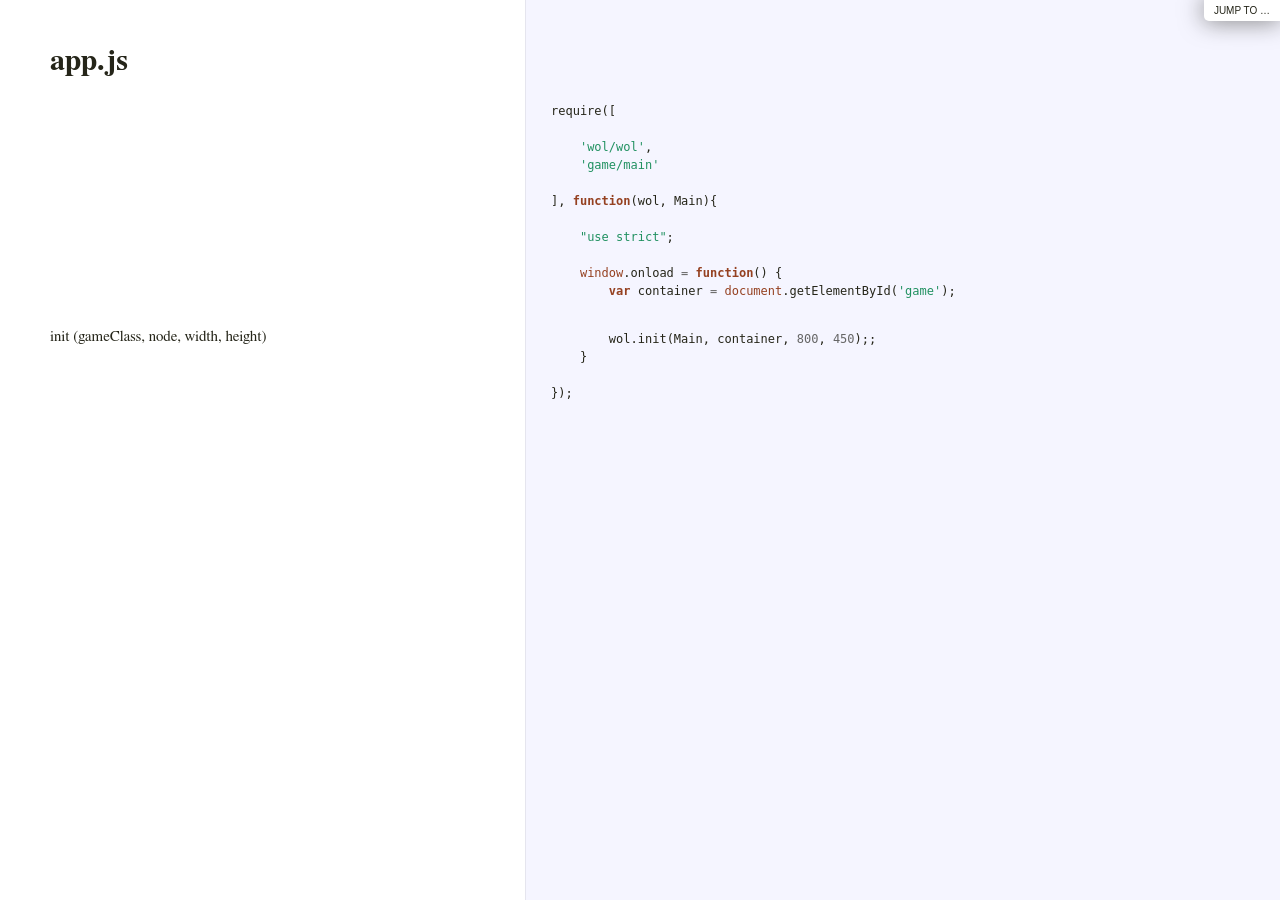
<file: docs/app.html>
<!DOCTYPE html>  <html> <head>   <title>app.js</title>   <meta http-equiv="content-type" content="text/html; charset=UTF-8">   <link rel="stylesheet" media="all" href="docco.css" /> </head> <body>   <div id="container">     <div id="background"></div>            <div id="jump_to">         Jump To &hellip;         <div id="jump_wrapper">           <div id="jump_page">                                           <a class="source" href="app.html">                 app.js               </a>                                           <a class="source" href="require.html">                 require.js               </a>                        </div>         </div>       </div>          <table cellpadding="0" cellspacing="0">       <thead>         <tr>           <th class="docs">             <h1>               app.js             </h1>           </th>           <th class="code">           </th>         </tr>       </thead>       <tbody>                               <tr id="section-1">             <td class="docs">               <div class="pilwrap">                 <a class="pilcrow" href="#section-1">&#182;</a>               </div>                            </td>             <td class="code">               <div class="highlight"><pre><span class="nx">require</span><span class="p">([</span>

    <span class="s1">&#39;wol/wol&#39;</span><span class="p">,</span>
    <span class="s1">&#39;game/main&#39;</span>

<span class="p">],</span> <span class="kd">function</span><span class="p">(</span><span class="nx">wol</span><span class="p">,</span> <span class="nx">Main</span><span class="p">){</span>

    <span class="s2">&quot;use strict&quot;</span><span class="p">;</span>

    <span class="nb">window</span><span class="p">.</span><span class="nx">onload</span> <span class="o">=</span> <span class="kd">function</span><span class="p">()</span> <span class="p">{</span>
        <span class="kd">var</span> <span class="nx">container</span> <span class="o">=</span> <span class="nb">document</span><span class="p">.</span><span class="nx">getElementById</span><span class="p">(</span><span class="s1">&#39;game&#39;</span><span class="p">);</span></pre></div>             </td>           </tr>                               <tr id="section-2">             <td class="docs">               <div class="pilwrap">                 <a class="pilcrow" href="#section-2">&#182;</a>               </div>               <p>init (gameClass, node, width, height)</p>             </td>             <td class="code">               <div class="highlight"><pre>        <span class="nx">wol</span><span class="p">.</span><span class="nx">init</span><span class="p">(</span><span class="nx">Main</span><span class="p">,</span> <span class="nx">container</span><span class="p">,</span> <span class="mi">800</span><span class="p">,</span> <span class="mi">450</span><span class="p">);;</span>
    <span class="p">}</span>

<span class="p">});</span>

</pre></div>             </td>           </tr>                </tbody>     </table>   </div> </body> </html>
</file>
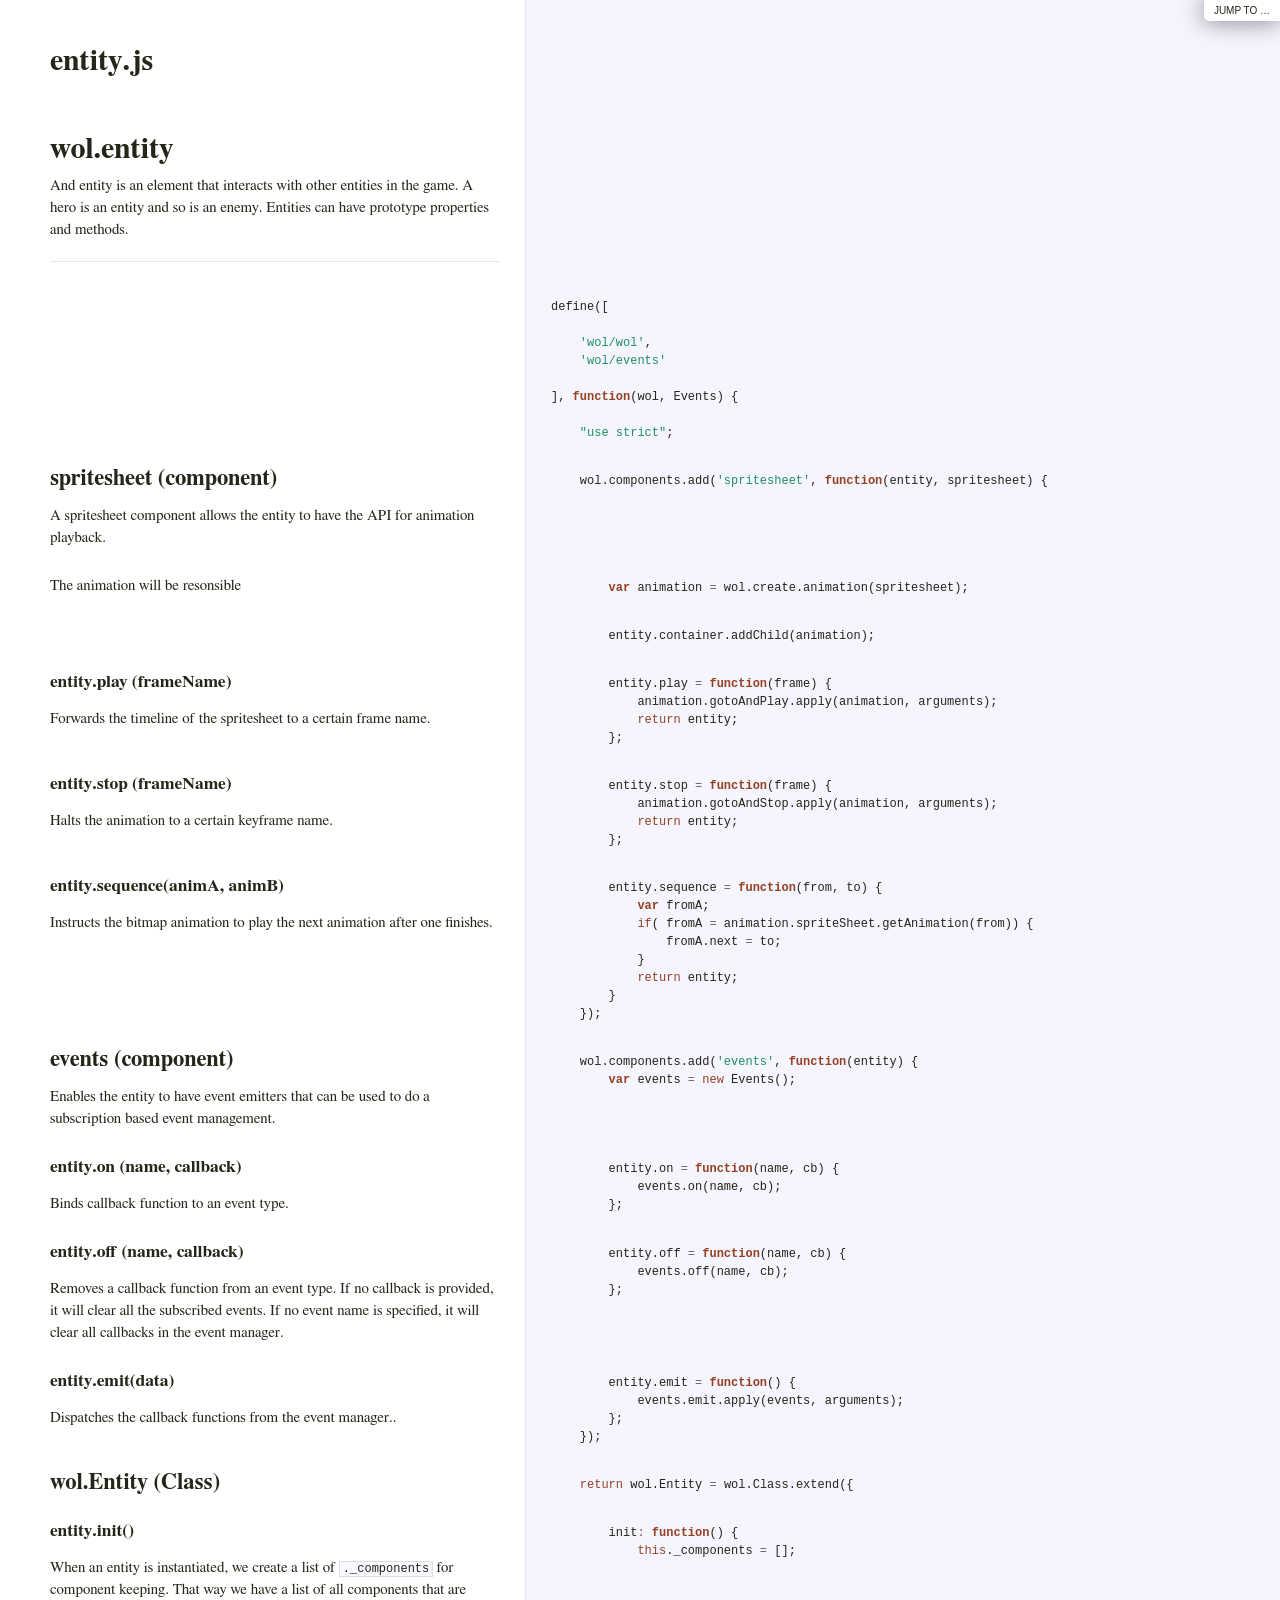
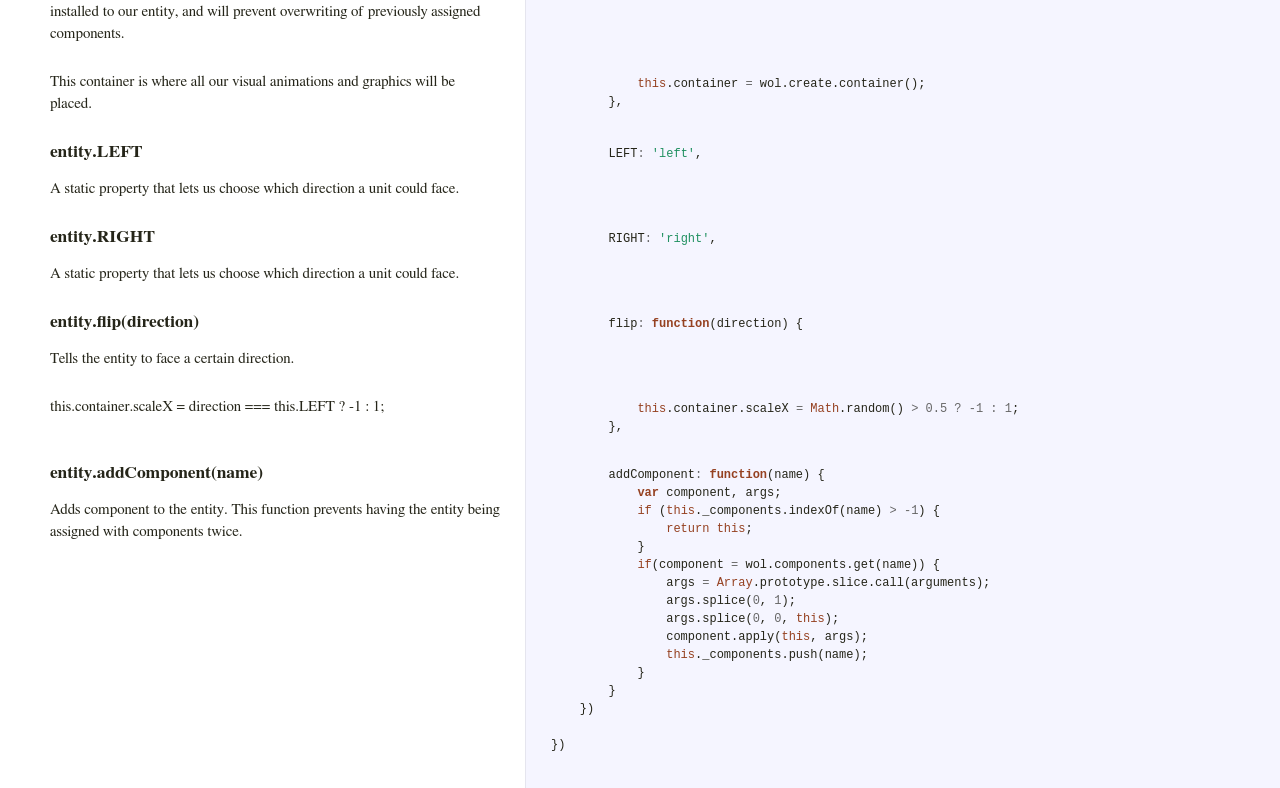
<file: docs/entity.html>
<!DOCTYPE html>  <html> <head>   <title>entity.js</title>   <meta http-equiv="content-type" content="text/html; charset=UTF-8">   <link rel="stylesheet" media="all" href="docco.css" /> </head> <body>   <div id="container">     <div id="background"></div>            <div id="jump_to">         Jump To &hellip;         <div id="jump_wrapper">           <div id="jump_page">                                           <a class="source" href="entity.html">                 entity.js               </a>                                           <a class="source" href="events.html">                 events.js               </a>                                           <a class="source" href="game.html">                 game.js               </a>                                           <a class="source" href="grid.html">                 grid.js               </a>                                           <a class="source" href="keys.html">                 keys.js               </a>                                           <a class="source" href="tile.html">                 tile.js               </a>                                           <a class="source" href="utils.html">                 utils.js               </a>                                           <a class="source" href="wol.html">                 wol.js               </a>                        </div>         </div>       </div>          <table cellpadding="0" cellspacing="0">       <thead>         <tr>           <th class="docs">             <h1>               entity.js             </h1>           </th>           <th class="code">           </th>         </tr>       </thead>       <tbody>                               <tr id="section-1">             <td class="docs">               <div class="pilwrap">                 <a class="pilcrow" href="#section-1">&#182;</a>               </div>               <h1>wol.entity</h1>

<p>And entity is an element that interacts with other entities in the game.
A hero is an entity and so is an enemy. Entities can have prototype properties and
methods.</p>

<hr />             </td>             <td class="code">               <div class="highlight"><pre></pre></div>             </td>           </tr>                               <tr id="section-2">             <td class="docs">               <div class="pilwrap">                 <a class="pilcrow" href="#section-2">&#182;</a>               </div>                            </td>             <td class="code">               <div class="highlight"><pre><span class="nx">define</span><span class="p">([</span>

    <span class="s1">&#39;wol/wol&#39;</span><span class="p">,</span>
    <span class="s1">&#39;wol/events&#39;</span>

<span class="p">],</span> <span class="kd">function</span><span class="p">(</span><span class="nx">wol</span><span class="p">,</span> <span class="nx">Events</span><span class="p">)</span> <span class="p">{</span>

    <span class="s2">&quot;use strict&quot;</span><span class="p">;</span></pre></div>             </td>           </tr>                               <tr id="section-3">             <td class="docs">               <div class="pilwrap">                 <a class="pilcrow" href="#section-3">&#182;</a>               </div>               <h2>spritesheet (component)</h2>

<p>A spritesheet component allows the entity to have the API
for animation playback.</p>             </td>             <td class="code">               <div class="highlight"><pre>    <span class="nx">wol</span><span class="p">.</span><span class="nx">components</span><span class="p">.</span><span class="nx">add</span><span class="p">(</span><span class="s1">&#39;spritesheet&#39;</span><span class="p">,</span> <span class="kd">function</span><span class="p">(</span><span class="nx">entity</span><span class="p">,</span> <span class="nx">spritesheet</span><span class="p">)</span> <span class="p">{</span></pre></div>             </td>           </tr>                               <tr id="section-4">             <td class="docs">               <div class="pilwrap">                 <a class="pilcrow" href="#section-4">&#182;</a>               </div>               <p>The animation will be resonsible</p>             </td>             <td class="code">               <div class="highlight"><pre>        <span class="kd">var</span> <span class="nx">animation</span> <span class="o">=</span> <span class="nx">wol</span><span class="p">.</span><span class="nx">create</span><span class="p">.</span><span class="nx">animation</span><span class="p">(</span><span class="nx">spritesheet</span><span class="p">);</span></pre></div>             </td>           </tr>                               <tr id="section-5">             <td class="docs">               <div class="pilwrap">                 <a class="pilcrow" href="#section-5">&#182;</a>               </div>                            </td>             <td class="code">               <div class="highlight"><pre>        <span class="nx">entity</span><span class="p">.</span><span class="nx">container</span><span class="p">.</span><span class="nx">addChild</span><span class="p">(</span><span class="nx">animation</span><span class="p">);</span></pre></div>             </td>           </tr>                               <tr id="section-6">             <td class="docs">               <div class="pilwrap">                 <a class="pilcrow" href="#section-6">&#182;</a>               </div>               <h3>entity.play (frameName)</h3>

<p>Forwards the timeline of the spritesheet to a certain frame name.</p>             </td>             <td class="code">               <div class="highlight"><pre>        <span class="nx">entity</span><span class="p">.</span><span class="nx">play</span> <span class="o">=</span> <span class="kd">function</span><span class="p">(</span><span class="nx">frame</span><span class="p">)</span> <span class="p">{</span>
            <span class="nx">animation</span><span class="p">.</span><span class="nx">gotoAndPlay</span><span class="p">.</span><span class="nx">apply</span><span class="p">(</span><span class="nx">animation</span><span class="p">,</span> <span class="nx">arguments</span><span class="p">);</span>
            <span class="k">return</span> <span class="nx">entity</span><span class="p">;</span>
        <span class="p">};</span></pre></div>             </td>           </tr>                               <tr id="section-7">             <td class="docs">               <div class="pilwrap">                 <a class="pilcrow" href="#section-7">&#182;</a>               </div>               <h3>entity.stop (frameName)</h3>

<p>Halts the animation to a certain keyframe name.</p>             </td>             <td class="code">               <div class="highlight"><pre>        <span class="nx">entity</span><span class="p">.</span><span class="nx">stop</span> <span class="o">=</span> <span class="kd">function</span><span class="p">(</span><span class="nx">frame</span><span class="p">)</span> <span class="p">{</span>
            <span class="nx">animation</span><span class="p">.</span><span class="nx">gotoAndStop</span><span class="p">.</span><span class="nx">apply</span><span class="p">(</span><span class="nx">animation</span><span class="p">,</span> <span class="nx">arguments</span><span class="p">);</span>
            <span class="k">return</span> <span class="nx">entity</span><span class="p">;</span>
        <span class="p">};</span></pre></div>             </td>           </tr>                               <tr id="section-8">             <td class="docs">               <div class="pilwrap">                 <a class="pilcrow" href="#section-8">&#182;</a>               </div>               <h3>entity.sequence(animA, animB)</h3>

<p>Instructs the bitmap animation to play the next animation after one
finishes.</p>             </td>             <td class="code">               <div class="highlight"><pre>        <span class="nx">entity</span><span class="p">.</span><span class="nx">sequence</span> <span class="o">=</span> <span class="kd">function</span><span class="p">(</span><span class="nx">from</span><span class="p">,</span> <span class="nx">to</span><span class="p">)</span> <span class="p">{</span>
            <span class="kd">var</span> <span class="nx">fromA</span><span class="p">;</span>
            <span class="k">if</span><span class="p">(</span> <span class="nx">fromA</span> <span class="o">=</span> <span class="nx">animation</span><span class="p">.</span><span class="nx">spriteSheet</span><span class="p">.</span><span class="nx">getAnimation</span><span class="p">(</span><span class="nx">from</span><span class="p">))</span> <span class="p">{</span>
                <span class="nx">fromA</span><span class="p">.</span><span class="nx">next</span> <span class="o">=</span> <span class="nx">to</span><span class="p">;</span>
            <span class="p">}</span>
            <span class="k">return</span> <span class="nx">entity</span><span class="p">;</span>
        <span class="p">}</span>
    <span class="p">});</span></pre></div>             </td>           </tr>                               <tr id="section-9">             <td class="docs">               <div class="pilwrap">                 <a class="pilcrow" href="#section-9">&#182;</a>               </div>               <h2>events (component)</h2>

<p>Enables the entity to have event emitters that can be used to do a 
subscription based event management.</p>             </td>             <td class="code">               <div class="highlight"><pre>    <span class="nx">wol</span><span class="p">.</span><span class="nx">components</span><span class="p">.</span><span class="nx">add</span><span class="p">(</span><span class="s1">&#39;events&#39;</span><span class="p">,</span> <span class="kd">function</span><span class="p">(</span><span class="nx">entity</span><span class="p">)</span> <span class="p">{</span>
        <span class="kd">var</span> <span class="nx">events</span> <span class="o">=</span> <span class="k">new</span> <span class="nx">Events</span><span class="p">();</span></pre></div>             </td>           </tr>                               <tr id="section-10">             <td class="docs">               <div class="pilwrap">                 <a class="pilcrow" href="#section-10">&#182;</a>               </div>               <h3>entity.on (name, callback)</h3>

<p>Binds callback function to an event type.</p>             </td>             <td class="code">               <div class="highlight"><pre>        <span class="nx">entity</span><span class="p">.</span><span class="nx">on</span> <span class="o">=</span> <span class="kd">function</span><span class="p">(</span><span class="nx">name</span><span class="p">,</span> <span class="nx">cb</span><span class="p">)</span> <span class="p">{</span>
            <span class="nx">events</span><span class="p">.</span><span class="nx">on</span><span class="p">(</span><span class="nx">name</span><span class="p">,</span> <span class="nx">cb</span><span class="p">);</span>
        <span class="p">};</span></pre></div>             </td>           </tr>                               <tr id="section-11">             <td class="docs">               <div class="pilwrap">                 <a class="pilcrow" href="#section-11">&#182;</a>               </div>               <h3>entity.off (name, callback)</h3>

<p>Removes a callback function from an event type. If no callback is provided,
it will clear all the subscribed events. If no event name is specified,
it will clear all callbacks in the event manager.</p>             </td>             <td class="code">               <div class="highlight"><pre>        <span class="nx">entity</span><span class="p">.</span><span class="nx">off</span> <span class="o">=</span> <span class="kd">function</span><span class="p">(</span><span class="nx">name</span><span class="p">,</span> <span class="nx">cb</span><span class="p">)</span> <span class="p">{</span>
            <span class="nx">events</span><span class="p">.</span><span class="nx">off</span><span class="p">(</span><span class="nx">name</span><span class="p">,</span> <span class="nx">cb</span><span class="p">);</span>
        <span class="p">};</span></pre></div>             </td>           </tr>                               <tr id="section-12">             <td class="docs">               <div class="pilwrap">                 <a class="pilcrow" href="#section-12">&#182;</a>               </div>               <h3>entity.emit(data)</h3>

<p>Dispatches the callback functions from the event manager..</p>             </td>             <td class="code">               <div class="highlight"><pre>        <span class="nx">entity</span><span class="p">.</span><span class="nx">emit</span> <span class="o">=</span> <span class="kd">function</span><span class="p">()</span> <span class="p">{</span>
            <span class="nx">events</span><span class="p">.</span><span class="nx">emit</span><span class="p">.</span><span class="nx">apply</span><span class="p">(</span><span class="nx">events</span><span class="p">,</span> <span class="nx">arguments</span><span class="p">);</span>
        <span class="p">};</span>
    <span class="p">});</span></pre></div>             </td>           </tr>                               <tr id="section-13">             <td class="docs">               <div class="pilwrap">                 <a class="pilcrow" href="#section-13">&#182;</a>               </div>               <h2>wol.Entity (Class)</h2>             </td>             <td class="code">               <div class="highlight"><pre>    <span class="k">return</span> <span class="nx">wol</span><span class="p">.</span><span class="nx">Entity</span> <span class="o">=</span> <span class="nx">wol</span><span class="p">.</span><span class="nx">Class</span><span class="p">.</span><span class="nx">extend</span><span class="p">({</span></pre></div>             </td>           </tr>                               <tr id="section-14">             <td class="docs">               <div class="pilwrap">                 <a class="pilcrow" href="#section-14">&#182;</a>               </div>               <h3>entity.init()</h3>

<p>When an entity is instantiated, we create a list of <code>._components</code> for component
keeping. That way we have a list of all components that are installed to our
entity, and will prevent overwriting of previously assigned components.</p>             </td>             <td class="code">               <div class="highlight"><pre>        <span class="nx">init</span><span class="o">:</span> <span class="kd">function</span><span class="p">()</span> <span class="p">{</span>
            <span class="k">this</span><span class="p">.</span><span class="nx">_components</span> <span class="o">=</span> <span class="p">[];</span></pre></div>             </td>           </tr>                               <tr id="section-15">             <td class="docs">               <div class="pilwrap">                 <a class="pilcrow" href="#section-15">&#182;</a>               </div>               <p>This container is where all our visual animations and graphics will be placed.</p>             </td>             <td class="code">               <div class="highlight"><pre>            <span class="k">this</span><span class="p">.</span><span class="nx">container</span> <span class="o">=</span> <span class="nx">wol</span><span class="p">.</span><span class="nx">create</span><span class="p">.</span><span class="nx">container</span><span class="p">();</span>
        <span class="p">},</span></pre></div>             </td>           </tr>                               <tr id="section-16">             <td class="docs">               <div class="pilwrap">                 <a class="pilcrow" href="#section-16">&#182;</a>               </div>               <h3>entity.LEFT</h3>

<p>A static property that lets us choose which direction a unit could face.</p>             </td>             <td class="code">               <div class="highlight"><pre>        <span class="nx">LEFT</span><span class="o">:</span> <span class="s1">&#39;left&#39;</span><span class="p">,</span></pre></div>             </td>           </tr>                               <tr id="section-17">             <td class="docs">               <div class="pilwrap">                 <a class="pilcrow" href="#section-17">&#182;</a>               </div>               <h3>entity.RIGHT</h3>

<p>A static property that lets us choose which direction a unit could face.</p>             </td>             <td class="code">               <div class="highlight"><pre>        <span class="nx">RIGHT</span><span class="o">:</span> <span class="s1">&#39;right&#39;</span><span class="p">,</span></pre></div>             </td>           </tr>                               <tr id="section-18">             <td class="docs">               <div class="pilwrap">                 <a class="pilcrow" href="#section-18">&#182;</a>               </div>               <h3>entity.flip(direction)</h3>

<p>Tells the entity to face a certain direction.</p>             </td>             <td class="code">               <div class="highlight"><pre>        <span class="nx">flip</span><span class="o">:</span> <span class="kd">function</span><span class="p">(</span><span class="nx">direction</span><span class="p">)</span> <span class="p">{</span></pre></div>             </td>           </tr>                               <tr id="section-19">             <td class="docs">               <div class="pilwrap">                 <a class="pilcrow" href="#section-19">&#182;</a>               </div>               <p>this.container.scaleX = direction === this.LEFT ? -1 : 1;</p>             </td>             <td class="code">               <div class="highlight"><pre>            <span class="k">this</span><span class="p">.</span><span class="nx">container</span><span class="p">.</span><span class="nx">scaleX</span> <span class="o">=</span> <span class="nb">Math</span><span class="p">.</span><span class="nx">random</span><span class="p">()</span> <span class="o">&gt;</span> <span class="mf">0.5</span> <span class="o">?</span> <span class="o">-</span><span class="mi">1</span> <span class="o">:</span> <span class="mi">1</span><span class="p">;</span>
        <span class="p">},</span></pre></div>             </td>           </tr>                               <tr id="section-20">             <td class="docs">               <div class="pilwrap">                 <a class="pilcrow" href="#section-20">&#182;</a>               </div>               <h3>entity.addComponent(name)</h3>

<p>Adds component to the entity. This function prevents having the entity being assigned
with components twice.</p>             </td>             <td class="code">               <div class="highlight"><pre>        <span class="nx">addComponent</span><span class="o">:</span> <span class="kd">function</span><span class="p">(</span><span class="nx">name</span><span class="p">)</span> <span class="p">{</span>
            <span class="kd">var</span> <span class="nx">component</span><span class="p">,</span> <span class="nx">args</span><span class="p">;</span>
            <span class="k">if</span> <span class="p">(</span><span class="k">this</span><span class="p">.</span><span class="nx">_components</span><span class="p">.</span><span class="nx">indexOf</span><span class="p">(</span><span class="nx">name</span><span class="p">)</span> <span class="o">&gt;</span> <span class="o">-</span><span class="mi">1</span><span class="p">)</span> <span class="p">{</span>
                <span class="k">return</span> <span class="k">this</span><span class="p">;</span>
            <span class="p">}</span>
            <span class="k">if</span><span class="p">(</span><span class="nx">component</span> <span class="o">=</span> <span class="nx">wol</span><span class="p">.</span><span class="nx">components</span><span class="p">.</span><span class="nx">get</span><span class="p">(</span><span class="nx">name</span><span class="p">))</span> <span class="p">{</span>
                <span class="nx">args</span> <span class="o">=</span> <span class="nb">Array</span><span class="p">.</span><span class="nx">prototype</span><span class="p">.</span><span class="nx">slice</span><span class="p">.</span><span class="nx">call</span><span class="p">(</span><span class="nx">arguments</span><span class="p">);</span>
                <span class="nx">args</span><span class="p">.</span><span class="nx">splice</span><span class="p">(</span><span class="mi">0</span><span class="p">,</span> <span class="mi">1</span><span class="p">);</span>
                <span class="nx">args</span><span class="p">.</span><span class="nx">splice</span><span class="p">(</span><span class="mi">0</span><span class="p">,</span> <span class="mi">0</span><span class="p">,</span> <span class="k">this</span><span class="p">);</span>
                <span class="nx">component</span><span class="p">.</span><span class="nx">apply</span><span class="p">(</span><span class="k">this</span><span class="p">,</span> <span class="nx">args</span><span class="p">);</span>
                <span class="k">this</span><span class="p">.</span><span class="nx">_components</span><span class="p">.</span><span class="nx">push</span><span class="p">(</span><span class="nx">name</span><span class="p">);</span>
            <span class="p">}</span>
        <span class="p">}</span>
    <span class="p">})</span>

<span class="p">})</span>

</pre></div>             </td>           </tr>                </tbody>     </table>   </div> </body> </html>
</file>
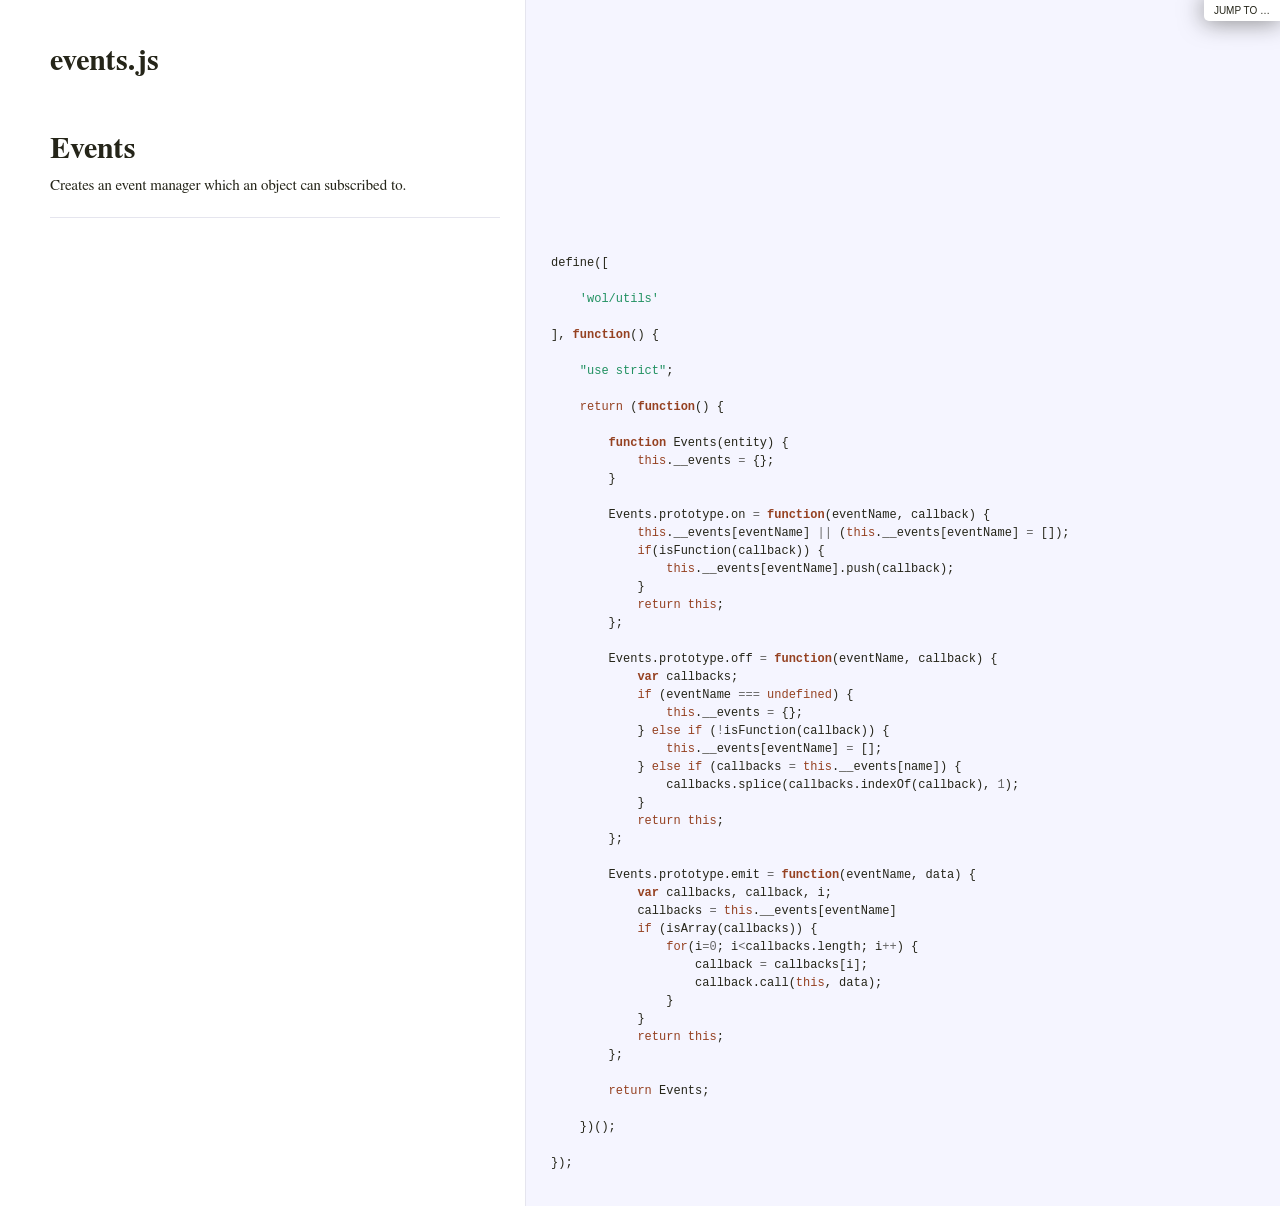
<file: docs/events.html>
<!DOCTYPE html>  <html> <head>   <title>events.js</title>   <meta http-equiv="content-type" content="text/html; charset=UTF-8">   <link rel="stylesheet" media="all" href="docco.css" /> </head> <body>   <div id="container">     <div id="background"></div>            <div id="jump_to">         Jump To &hellip;         <div id="jump_wrapper">           <div id="jump_page">                                           <a class="source" href="entity.html">                 entity.js               </a>                                           <a class="source" href="events.html">                 events.js               </a>                                           <a class="source" href="game.html">                 game.js               </a>                                           <a class="source" href="grid.html">                 grid.js               </a>                                           <a class="source" href="keys.html">                 keys.js               </a>                                           <a class="source" href="tile.html">                 tile.js               </a>                                           <a class="source" href="utils.html">                 utils.js               </a>                                           <a class="source" href="wol.html">                 wol.js               </a>                        </div>         </div>       </div>          <table cellpadding="0" cellspacing="0">       <thead>         <tr>           <th class="docs">             <h1>               events.js             </h1>           </th>           <th class="code">           </th>         </tr>       </thead>       <tbody>                               <tr id="section-1">             <td class="docs">               <div class="pilwrap">                 <a class="pilcrow" href="#section-1">&#182;</a>               </div>               <h1>Events</h1>

<p>Creates an event manager which an object can subscribed to.</p>

<hr />             </td>             <td class="code">               <div class="highlight"><pre></pre></div>             </td>           </tr>                               <tr id="section-2">             <td class="docs">               <div class="pilwrap">                 <a class="pilcrow" href="#section-2">&#182;</a>               </div>                            </td>             <td class="code">               <div class="highlight"><pre><span class="nx">define</span><span class="p">([</span>

    <span class="s1">&#39;wol/utils&#39;</span>

<span class="p">],</span> <span class="kd">function</span><span class="p">()</span> <span class="p">{</span>

    <span class="s2">&quot;use strict&quot;</span><span class="p">;</span>

    <span class="k">return</span> <span class="p">(</span><span class="kd">function</span><span class="p">()</span> <span class="p">{</span>

        <span class="kd">function</span> <span class="nx">Events</span><span class="p">(</span><span class="nx">entity</span><span class="p">)</span> <span class="p">{</span>
            <span class="k">this</span><span class="p">.</span><span class="nx">__events</span> <span class="o">=</span> <span class="p">{};</span>
        <span class="p">}</span>

        <span class="nx">Events</span><span class="p">.</span><span class="nx">prototype</span><span class="p">.</span><span class="nx">on</span> <span class="o">=</span> <span class="kd">function</span><span class="p">(</span><span class="nx">eventName</span><span class="p">,</span> <span class="nx">callback</span><span class="p">)</span> <span class="p">{</span>
            <span class="k">this</span><span class="p">.</span><span class="nx">__events</span><span class="p">[</span><span class="nx">eventName</span><span class="p">]</span> <span class="o">||</span> <span class="p">(</span><span class="k">this</span><span class="p">.</span><span class="nx">__events</span><span class="p">[</span><span class="nx">eventName</span><span class="p">]</span> <span class="o">=</span> <span class="p">[]);</span>
            <span class="k">if</span><span class="p">(</span><span class="nx">isFunction</span><span class="p">(</span><span class="nx">callback</span><span class="p">))</span> <span class="p">{</span>
                <span class="k">this</span><span class="p">.</span><span class="nx">__events</span><span class="p">[</span><span class="nx">eventName</span><span class="p">].</span><span class="nx">push</span><span class="p">(</span><span class="nx">callback</span><span class="p">);</span>
            <span class="p">}</span>
            <span class="k">return</span> <span class="k">this</span><span class="p">;</span>
        <span class="p">};</span>

        <span class="nx">Events</span><span class="p">.</span><span class="nx">prototype</span><span class="p">.</span><span class="nx">off</span> <span class="o">=</span> <span class="kd">function</span><span class="p">(</span><span class="nx">eventName</span><span class="p">,</span> <span class="nx">callback</span><span class="p">)</span> <span class="p">{</span>
            <span class="kd">var</span> <span class="nx">callbacks</span><span class="p">;</span>
            <span class="k">if</span> <span class="p">(</span><span class="nx">eventName</span> <span class="o">===</span> <span class="kc">undefined</span><span class="p">)</span> <span class="p">{</span>
                <span class="k">this</span><span class="p">.</span><span class="nx">__events</span> <span class="o">=</span> <span class="p">{};</span>
            <span class="p">}</span> <span class="k">else</span> <span class="k">if</span> <span class="p">(</span><span class="o">!</span><span class="nx">isFunction</span><span class="p">(</span><span class="nx">callback</span><span class="p">))</span> <span class="p">{</span>
                <span class="k">this</span><span class="p">.</span><span class="nx">__events</span><span class="p">[</span><span class="nx">eventName</span><span class="p">]</span> <span class="o">=</span> <span class="p">[];</span>
            <span class="p">}</span> <span class="k">else</span> <span class="k">if</span> <span class="p">(</span><span class="nx">callbacks</span> <span class="o">=</span> <span class="k">this</span><span class="p">.</span><span class="nx">__events</span><span class="p">[</span><span class="nx">name</span><span class="p">])</span> <span class="p">{</span>
                <span class="nx">callbacks</span><span class="p">.</span><span class="nx">splice</span><span class="p">(</span><span class="nx">callbacks</span><span class="p">.</span><span class="nx">indexOf</span><span class="p">(</span><span class="nx">callback</span><span class="p">),</span> <span class="mi">1</span><span class="p">);</span>
            <span class="p">}</span>
            <span class="k">return</span> <span class="k">this</span><span class="p">;</span>
        <span class="p">};</span>

        <span class="nx">Events</span><span class="p">.</span><span class="nx">prototype</span><span class="p">.</span><span class="nx">emit</span> <span class="o">=</span> <span class="kd">function</span><span class="p">(</span><span class="nx">eventName</span><span class="p">,</span> <span class="nx">data</span><span class="p">)</span> <span class="p">{</span>
            <span class="kd">var</span> <span class="nx">callbacks</span><span class="p">,</span> <span class="nx">callback</span><span class="p">,</span> <span class="nx">i</span><span class="p">;</span>
            <span class="nx">callbacks</span> <span class="o">=</span> <span class="k">this</span><span class="p">.</span><span class="nx">__events</span><span class="p">[</span><span class="nx">eventName</span><span class="p">]</span>
            <span class="k">if</span> <span class="p">(</span><span class="nx">isArray</span><span class="p">(</span><span class="nx">callbacks</span><span class="p">))</span> <span class="p">{</span>
                <span class="k">for</span><span class="p">(</span><span class="nx">i</span><span class="o">=</span><span class="mi">0</span><span class="p">;</span> <span class="nx">i</span><span class="o">&lt;</span><span class="nx">callbacks</span><span class="p">.</span><span class="nx">length</span><span class="p">;</span> <span class="nx">i</span><span class="o">++</span><span class="p">)</span> <span class="p">{</span>
                    <span class="nx">callback</span> <span class="o">=</span> <span class="nx">callbacks</span><span class="p">[</span><span class="nx">i</span><span class="p">];</span>
                    <span class="nx">callback</span><span class="p">.</span><span class="nx">call</span><span class="p">(</span><span class="k">this</span><span class="p">,</span> <span class="nx">data</span><span class="p">);</span>
                <span class="p">}</span>
            <span class="p">}</span>
            <span class="k">return</span> <span class="k">this</span><span class="p">;</span>
        <span class="p">};</span>

        <span class="k">return</span> <span class="nx">Events</span><span class="p">;</span>

    <span class="p">})();</span>

<span class="p">});</span>

</pre></div>             </td>           </tr>                </tbody>     </table>   </div> </body> </html>
</file>
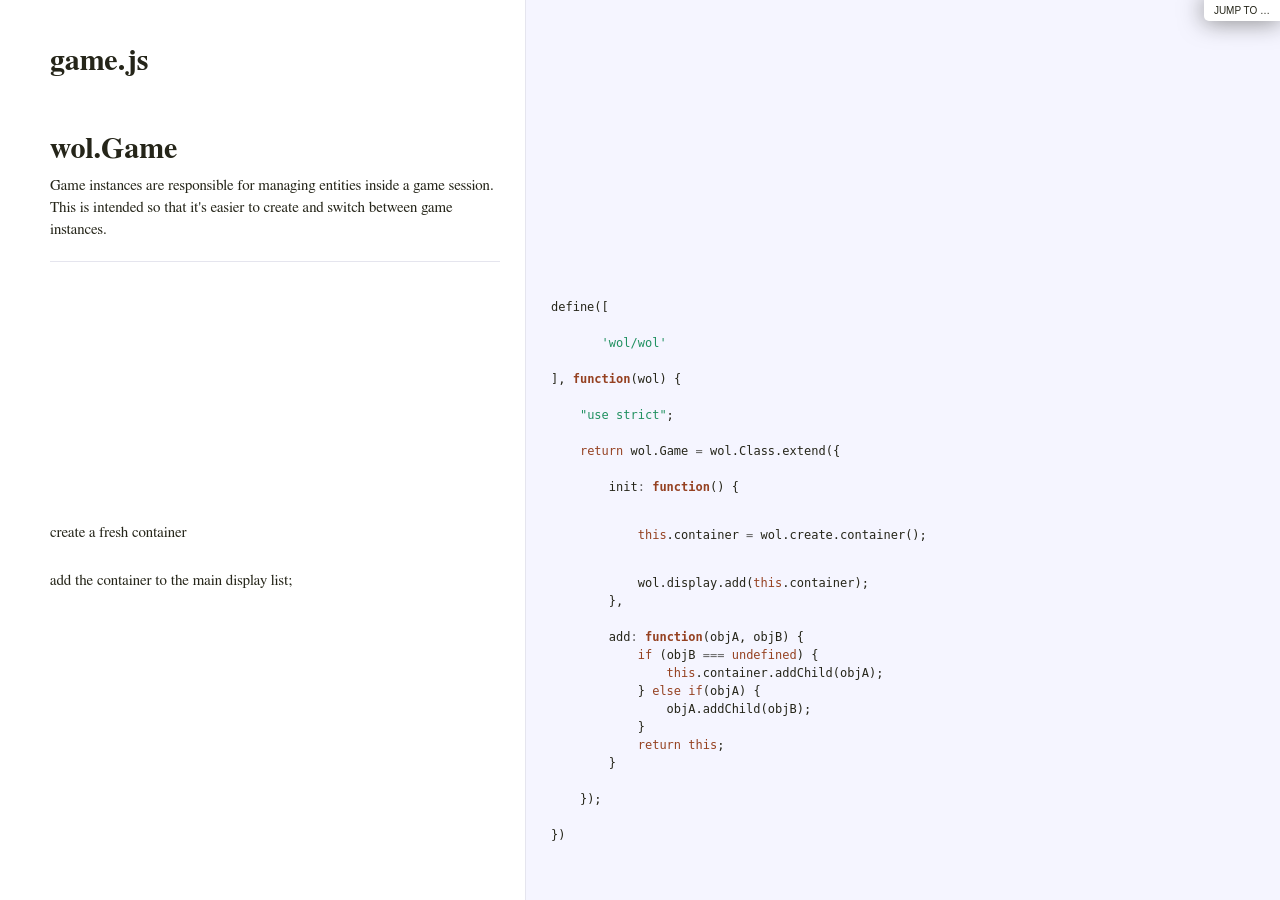
<file: docs/game.html>
<!DOCTYPE html>  <html> <head>   <title>game.js</title>   <meta http-equiv="content-type" content="text/html; charset=UTF-8">   <link rel="stylesheet" media="all" href="docco.css" /> </head> <body>   <div id="container">     <div id="background"></div>            <div id="jump_to">         Jump To &hellip;         <div id="jump_wrapper">           <div id="jump_page">                                           <a class="source" href="entity.html">                 entity.js               </a>                                           <a class="source" href="events.html">                 events.js               </a>                                           <a class="source" href="game.html">                 game.js               </a>                                           <a class="source" href="grid.html">                 grid.js               </a>                                           <a class="source" href="keys.html">                 keys.js               </a>                                           <a class="source" href="tile.html">                 tile.js               </a>                                           <a class="source" href="utils.html">                 utils.js               </a>                                           <a class="source" href="wol.html">                 wol.js               </a>                        </div>         </div>       </div>          <table cellpadding="0" cellspacing="0">       <thead>         <tr>           <th class="docs">             <h1>               game.js             </h1>           </th>           <th class="code">           </th>         </tr>       </thead>       <tbody>                               <tr id="section-1">             <td class="docs">               <div class="pilwrap">                 <a class="pilcrow" href="#section-1">&#182;</a>               </div>               <h1>wol.Game</h1>

<p>Game instances are responsible for managing entities inside a game session.
This is intended so that it's easier to create and switch between game instances.</p>

<hr />             </td>             <td class="code">               <div class="highlight"><pre></pre></div>             </td>           </tr>                               <tr id="section-2">             <td class="docs">               <div class="pilwrap">                 <a class="pilcrow" href="#section-2">&#182;</a>               </div>                            </td>             <td class="code">               <div class="highlight"><pre><span class="nx">define</span><span class="p">([</span>

       <span class="s1">&#39;wol/wol&#39;</span>

<span class="p">],</span> <span class="kd">function</span><span class="p">(</span><span class="nx">wol</span><span class="p">)</span> <span class="p">{</span>

    <span class="s2">&quot;use strict&quot;</span><span class="p">;</span>

    <span class="k">return</span> <span class="nx">wol</span><span class="p">.</span><span class="nx">Game</span> <span class="o">=</span> <span class="nx">wol</span><span class="p">.</span><span class="nx">Class</span><span class="p">.</span><span class="nx">extend</span><span class="p">({</span>

        <span class="nx">init</span><span class="o">:</span> <span class="kd">function</span><span class="p">()</span> <span class="p">{</span></pre></div>             </td>           </tr>                               <tr id="section-3">             <td class="docs">               <div class="pilwrap">                 <a class="pilcrow" href="#section-3">&#182;</a>               </div>               <p>create a fresh container</p>             </td>             <td class="code">               <div class="highlight"><pre>            <span class="k">this</span><span class="p">.</span><span class="nx">container</span> <span class="o">=</span> <span class="nx">wol</span><span class="p">.</span><span class="nx">create</span><span class="p">.</span><span class="nx">container</span><span class="p">();</span></pre></div>             </td>           </tr>                               <tr id="section-4">             <td class="docs">               <div class="pilwrap">                 <a class="pilcrow" href="#section-4">&#182;</a>               </div>               <p>add the container to the main display list;</p>             </td>             <td class="code">               <div class="highlight"><pre>            <span class="nx">wol</span><span class="p">.</span><span class="nx">display</span><span class="p">.</span><span class="nx">add</span><span class="p">(</span><span class="k">this</span><span class="p">.</span><span class="nx">container</span><span class="p">);</span>
        <span class="p">},</span>

        <span class="nx">add</span><span class="o">:</span> <span class="kd">function</span><span class="p">(</span><span class="nx">objA</span><span class="p">,</span> <span class="nx">objB</span><span class="p">)</span> <span class="p">{</span>
            <span class="k">if</span> <span class="p">(</span><span class="nx">objB</span> <span class="o">===</span> <span class="kc">undefined</span><span class="p">)</span> <span class="p">{</span>
                <span class="k">this</span><span class="p">.</span><span class="nx">container</span><span class="p">.</span><span class="nx">addChild</span><span class="p">(</span><span class="nx">objA</span><span class="p">);</span>
            <span class="p">}</span> <span class="k">else</span> <span class="k">if</span><span class="p">(</span><span class="nx">objA</span><span class="p">)</span> <span class="p">{</span>
                <span class="nx">objA</span><span class="p">.</span><span class="nx">addChild</span><span class="p">(</span><span class="nx">objB</span><span class="p">);</span>
            <span class="p">}</span>
            <span class="k">return</span> <span class="k">this</span><span class="p">;</span>
        <span class="p">}</span>

    <span class="p">});</span>

<span class="p">})</span>

</pre></div>             </td>           </tr>                </tbody>     </table>   </div> </body> </html>
</file>
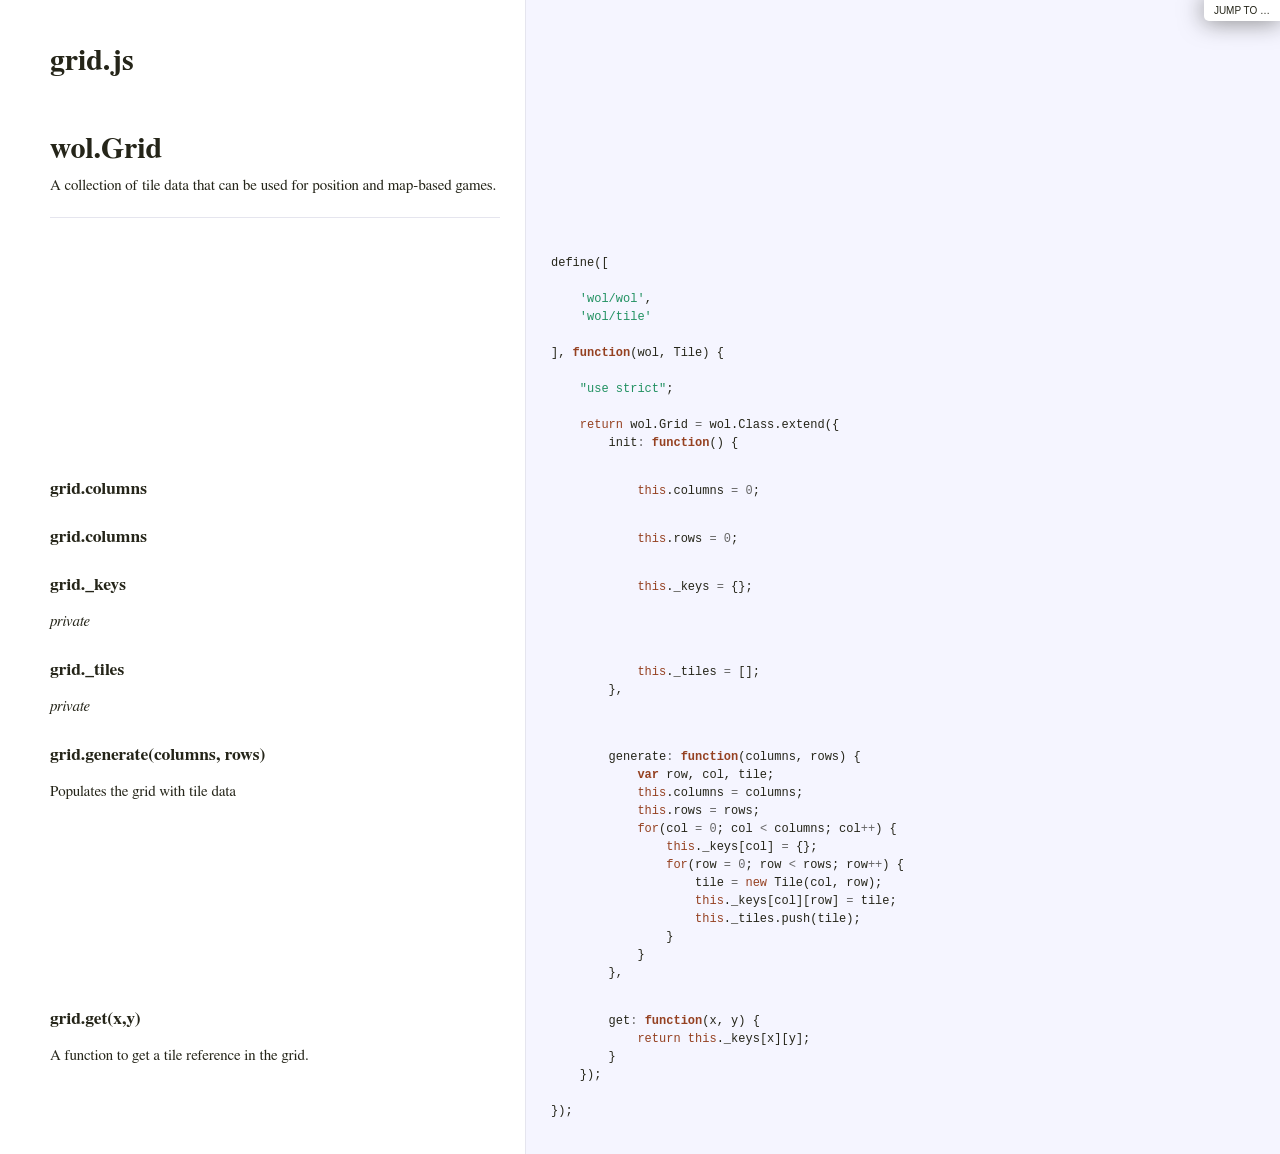
<file: docs/grid.html>
<!DOCTYPE html>  <html> <head>   <title>grid.js</title>   <meta http-equiv="content-type" content="text/html; charset=UTF-8">   <link rel="stylesheet" media="all" href="docco.css" /> </head> <body>   <div id="container">     <div id="background"></div>            <div id="jump_to">         Jump To &hellip;         <div id="jump_wrapper">           <div id="jump_page">                                           <a class="source" href="entity.html">                 entity.js               </a>                                           <a class="source" href="events.html">                 events.js               </a>                                           <a class="source" href="game.html">                 game.js               </a>                                           <a class="source" href="grid.html">                 grid.js               </a>                                           <a class="source" href="keys.html">                 keys.js               </a>                                           <a class="source" href="tile.html">                 tile.js               </a>                                           <a class="source" href="utils.html">                 utils.js               </a>                                           <a class="source" href="wol.html">                 wol.js               </a>                        </div>         </div>       </div>          <table cellpadding="0" cellspacing="0">       <thead>         <tr>           <th class="docs">             <h1>               grid.js             </h1>           </th>           <th class="code">           </th>         </tr>       </thead>       <tbody>                               <tr id="section-1">             <td class="docs">               <div class="pilwrap">                 <a class="pilcrow" href="#section-1">&#182;</a>               </div>               <h1>wol.Grid</h1>

<p>A collection of tile data that can be used for position and map-based games.</p>

<hr />             </td>             <td class="code">               <div class="highlight"><pre></pre></div>             </td>           </tr>                               <tr id="section-2">             <td class="docs">               <div class="pilwrap">                 <a class="pilcrow" href="#section-2">&#182;</a>               </div>                            </td>             <td class="code">               <div class="highlight"><pre><span class="nx">define</span><span class="p">([</span>

    <span class="s1">&#39;wol/wol&#39;</span><span class="p">,</span>
    <span class="s1">&#39;wol/tile&#39;</span>

<span class="p">],</span> <span class="kd">function</span><span class="p">(</span><span class="nx">wol</span><span class="p">,</span> <span class="nx">Tile</span><span class="p">)</span> <span class="p">{</span>

    <span class="s2">&quot;use strict&quot;</span><span class="p">;</span>

    <span class="k">return</span> <span class="nx">wol</span><span class="p">.</span><span class="nx">Grid</span> <span class="o">=</span> <span class="nx">wol</span><span class="p">.</span><span class="nx">Class</span><span class="p">.</span><span class="nx">extend</span><span class="p">({</span>
        <span class="nx">init</span><span class="o">:</span> <span class="kd">function</span><span class="p">()</span> <span class="p">{</span></pre></div>             </td>           </tr>                               <tr id="section-3">             <td class="docs">               <div class="pilwrap">                 <a class="pilcrow" href="#section-3">&#182;</a>               </div>               <h3>grid.columns</h3>             </td>             <td class="code">               <div class="highlight"><pre>            <span class="k">this</span><span class="p">.</span><span class="nx">columns</span> <span class="o">=</span> <span class="mi">0</span><span class="p">;</span></pre></div>             </td>           </tr>                               <tr id="section-4">             <td class="docs">               <div class="pilwrap">                 <a class="pilcrow" href="#section-4">&#182;</a>               </div>               <h3>grid.columns</h3>             </td>             <td class="code">               <div class="highlight"><pre>            <span class="k">this</span><span class="p">.</span><span class="nx">rows</span> <span class="o">=</span> <span class="mi">0</span><span class="p">;</span></pre></div>             </td>           </tr>                               <tr id="section-5">             <td class="docs">               <div class="pilwrap">                 <a class="pilcrow" href="#section-5">&#182;</a>               </div>               <h3>grid._keys</h3>

<p><em>private</em></p>             </td>             <td class="code">               <div class="highlight"><pre>            <span class="k">this</span><span class="p">.</span><span class="nx">_keys</span> <span class="o">=</span> <span class="p">{};</span></pre></div>             </td>           </tr>                               <tr id="section-6">             <td class="docs">               <div class="pilwrap">                 <a class="pilcrow" href="#section-6">&#182;</a>               </div>               <h3>grid._tiles</h3>

<p><em>private</em></p>             </td>             <td class="code">               <div class="highlight"><pre>            <span class="k">this</span><span class="p">.</span><span class="nx">_tiles</span> <span class="o">=</span> <span class="p">[];</span>
        <span class="p">},</span></pre></div>             </td>           </tr>                               <tr id="section-7">             <td class="docs">               <div class="pilwrap">                 <a class="pilcrow" href="#section-7">&#182;</a>               </div>               <h3>grid.generate(columns, rows)</h3>

<p>Populates the grid with tile data</p>             </td>             <td class="code">               <div class="highlight"><pre>        <span class="nx">generate</span><span class="o">:</span> <span class="kd">function</span><span class="p">(</span><span class="nx">columns</span><span class="p">,</span> <span class="nx">rows</span><span class="p">)</span> <span class="p">{</span>
            <span class="kd">var</span> <span class="nx">row</span><span class="p">,</span> <span class="nx">col</span><span class="p">,</span> <span class="nx">tile</span><span class="p">;</span>
            <span class="k">this</span><span class="p">.</span><span class="nx">columns</span> <span class="o">=</span> <span class="nx">columns</span><span class="p">;</span>
            <span class="k">this</span><span class="p">.</span><span class="nx">rows</span> <span class="o">=</span> <span class="nx">rows</span><span class="p">;</span>
            <span class="k">for</span><span class="p">(</span><span class="nx">col</span> <span class="o">=</span> <span class="mi">0</span><span class="p">;</span> <span class="nx">col</span> <span class="o">&lt;</span> <span class="nx">columns</span><span class="p">;</span> <span class="nx">col</span><span class="o">++</span><span class="p">)</span> <span class="p">{</span>
                <span class="k">this</span><span class="p">.</span><span class="nx">_keys</span><span class="p">[</span><span class="nx">col</span><span class="p">]</span> <span class="o">=</span> <span class="p">{};</span>
                <span class="k">for</span><span class="p">(</span><span class="nx">row</span> <span class="o">=</span> <span class="mi">0</span><span class="p">;</span> <span class="nx">row</span> <span class="o">&lt;</span> <span class="nx">rows</span><span class="p">;</span> <span class="nx">row</span><span class="o">++</span><span class="p">)</span> <span class="p">{</span>
                    <span class="nx">tile</span> <span class="o">=</span> <span class="k">new</span> <span class="nx">Tile</span><span class="p">(</span><span class="nx">col</span><span class="p">,</span> <span class="nx">row</span><span class="p">);</span>
                    <span class="k">this</span><span class="p">.</span><span class="nx">_keys</span><span class="p">[</span><span class="nx">col</span><span class="p">][</span><span class="nx">row</span><span class="p">]</span> <span class="o">=</span> <span class="nx">tile</span><span class="p">;</span>
                    <span class="k">this</span><span class="p">.</span><span class="nx">_tiles</span><span class="p">.</span><span class="nx">push</span><span class="p">(</span><span class="nx">tile</span><span class="p">);</span>
                <span class="p">}</span>
            <span class="p">}</span>
        <span class="p">},</span></pre></div>             </td>           </tr>                               <tr id="section-8">             <td class="docs">               <div class="pilwrap">                 <a class="pilcrow" href="#section-8">&#182;</a>               </div>               <h3>grid.get(x,y)</h3>

<p>A function to get a tile reference in the grid.</p>             </td>             <td class="code">               <div class="highlight"><pre>        <span class="nx">get</span><span class="o">:</span> <span class="kd">function</span><span class="p">(</span><span class="nx">x</span><span class="p">,</span> <span class="nx">y</span><span class="p">)</span> <span class="p">{</span>
            <span class="k">return</span> <span class="k">this</span><span class="p">.</span><span class="nx">_keys</span><span class="p">[</span><span class="nx">x</span><span class="p">][</span><span class="nx">y</span><span class="p">];</span>
        <span class="p">}</span>
    <span class="p">});</span>

<span class="p">});</span>

</pre></div>             </td>           </tr>                </tbody>     </table>   </div> </body> </html>
</file>
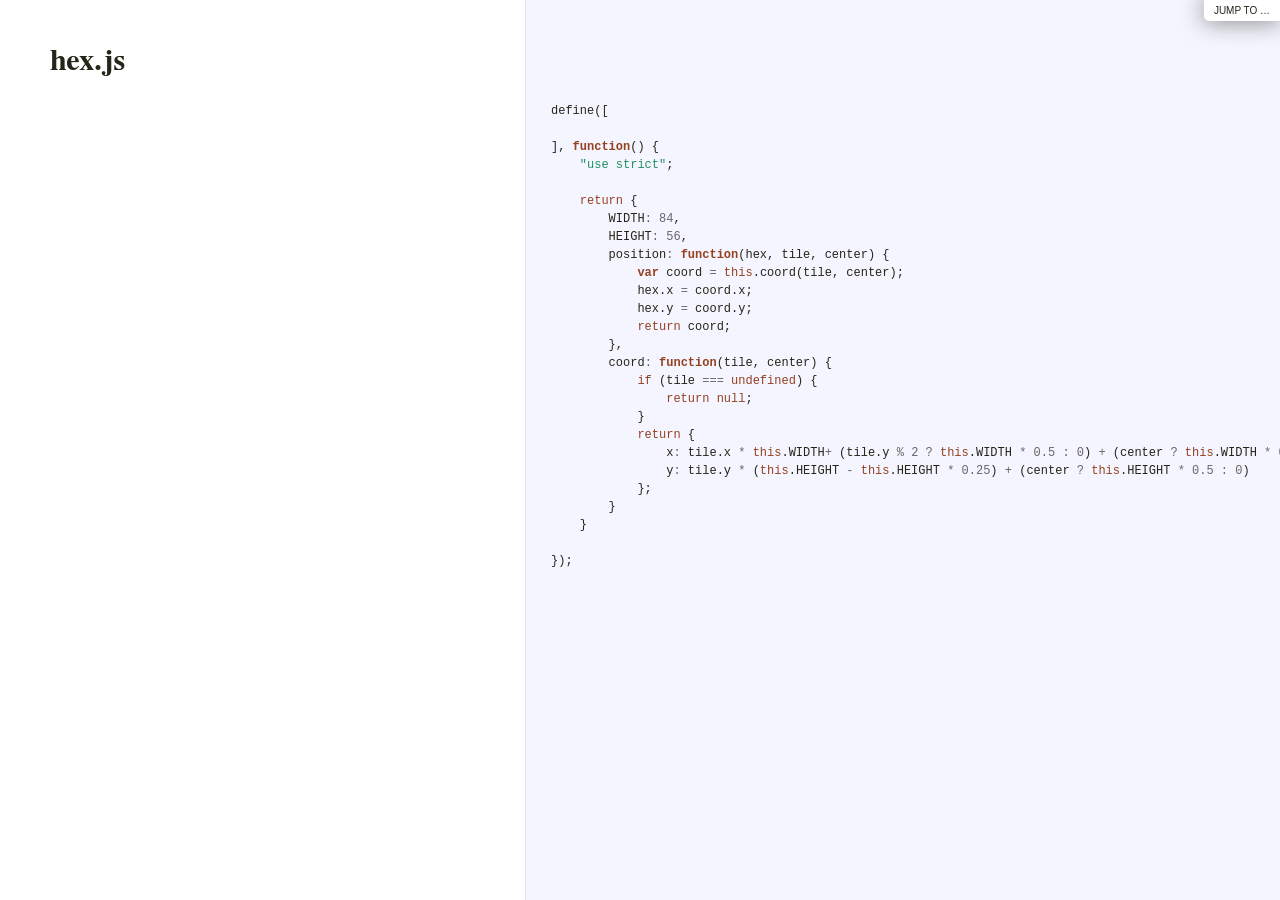
<file: docs/hex.html>
<!DOCTYPE html>  <html> <head>   <title>hex.js</title>   <meta http-equiv="content-type" content="text/html; charset=UTF-8">   <link rel="stylesheet" media="all" href="docco.css" /> </head> <body>   <div id="container">     <div id="background"></div>            <div id="jump_to">         Jump To &hellip;         <div id="jump_wrapper">           <div id="jump_page">                                           <a class="source" href="hex.html">                 hex.js               </a>                                           <a class="source" href="main.html">                 main.js               </a>                        </div>         </div>       </div>          <table cellpadding="0" cellspacing="0">       <thead>         <tr>           <th class="docs">             <h1>               hex.js             </h1>           </th>           <th class="code">           </th>         </tr>       </thead>       <tbody>                               <tr id="section-1">             <td class="docs">               <div class="pilwrap">                 <a class="pilcrow" href="#section-1">&#182;</a>               </div>                            </td>             <td class="code">               <div class="highlight"><pre><span class="nx">define</span><span class="p">([</span>

<span class="p">],</span> <span class="kd">function</span><span class="p">()</span> <span class="p">{</span>
    <span class="s2">&quot;use strict&quot;</span><span class="p">;</span>

    <span class="k">return</span> <span class="p">{</span>
        <span class="nx">WIDTH</span><span class="o">:</span> <span class="mi">84</span><span class="p">,</span>
        <span class="nx">HEIGHT</span><span class="o">:</span> <span class="mi">56</span><span class="p">,</span>
        <span class="nx">position</span><span class="o">:</span> <span class="kd">function</span><span class="p">(</span><span class="nx">hex</span><span class="p">,</span> <span class="nx">tile</span><span class="p">,</span> <span class="nx">center</span><span class="p">)</span> <span class="p">{</span>
            <span class="kd">var</span> <span class="nx">coord</span> <span class="o">=</span> <span class="k">this</span><span class="p">.</span><span class="nx">coord</span><span class="p">(</span><span class="nx">tile</span><span class="p">,</span> <span class="nx">center</span><span class="p">);</span>
            <span class="nx">hex</span><span class="p">.</span><span class="nx">x</span> <span class="o">=</span> <span class="nx">coord</span><span class="p">.</span><span class="nx">x</span><span class="p">;</span>
            <span class="nx">hex</span><span class="p">.</span><span class="nx">y</span> <span class="o">=</span> <span class="nx">coord</span><span class="p">.</span><span class="nx">y</span><span class="p">;</span>
            <span class="k">return</span> <span class="nx">coord</span><span class="p">;</span>
        <span class="p">},</span>
        <span class="nx">coord</span><span class="o">:</span> <span class="kd">function</span><span class="p">(</span><span class="nx">tile</span><span class="p">,</span> <span class="nx">center</span><span class="p">)</span> <span class="p">{</span>
            <span class="k">if</span> <span class="p">(</span><span class="nx">tile</span> <span class="o">===</span> <span class="kc">undefined</span><span class="p">)</span> <span class="p">{</span>
                <span class="k">return</span> <span class="kc">null</span><span class="p">;</span>
            <span class="p">}</span>
            <span class="k">return</span> <span class="p">{</span>
                <span class="nx">x</span><span class="o">:</span> <span class="nx">tile</span><span class="p">.</span><span class="nx">x</span> <span class="o">*</span> <span class="k">this</span><span class="p">.</span><span class="nx">WIDTH</span><span class="o">+</span> <span class="p">(</span><span class="nx">tile</span><span class="p">.</span><span class="nx">y</span> <span class="o">%</span> <span class="mi">2</span> <span class="o">?</span> <span class="k">this</span><span class="p">.</span><span class="nx">WIDTH</span> <span class="o">*</span> <span class="mf">0.5</span> <span class="o">:</span> <span class="mi">0</span><span class="p">)</span> <span class="o">+</span> <span class="p">(</span><span class="nx">center</span> <span class="o">?</span> <span class="k">this</span><span class="p">.</span><span class="nx">WIDTH</span> <span class="o">*</span> <span class="mf">0.5</span> <span class="o">:</span> <span class="mi">0</span><span class="p">),</span>
                <span class="nx">y</span><span class="o">:</span> <span class="nx">tile</span><span class="p">.</span><span class="nx">y</span> <span class="o">*</span> <span class="p">(</span><span class="k">this</span><span class="p">.</span><span class="nx">HEIGHT</span> <span class="o">-</span> <span class="k">this</span><span class="p">.</span><span class="nx">HEIGHT</span> <span class="o">*</span> <span class="mf">0.25</span><span class="p">)</span> <span class="o">+</span> <span class="p">(</span><span class="nx">center</span> <span class="o">?</span> <span class="k">this</span><span class="p">.</span><span class="nx">HEIGHT</span> <span class="o">*</span> <span class="mf">0.5</span> <span class="o">:</span> <span class="mi">0</span><span class="p">)</span>
            <span class="p">};</span>
        <span class="p">}</span>
    <span class="p">}</span>

<span class="p">});</span>

</pre></div>             </td>           </tr>                </tbody>     </table>   </div> </body> </html>
</file>
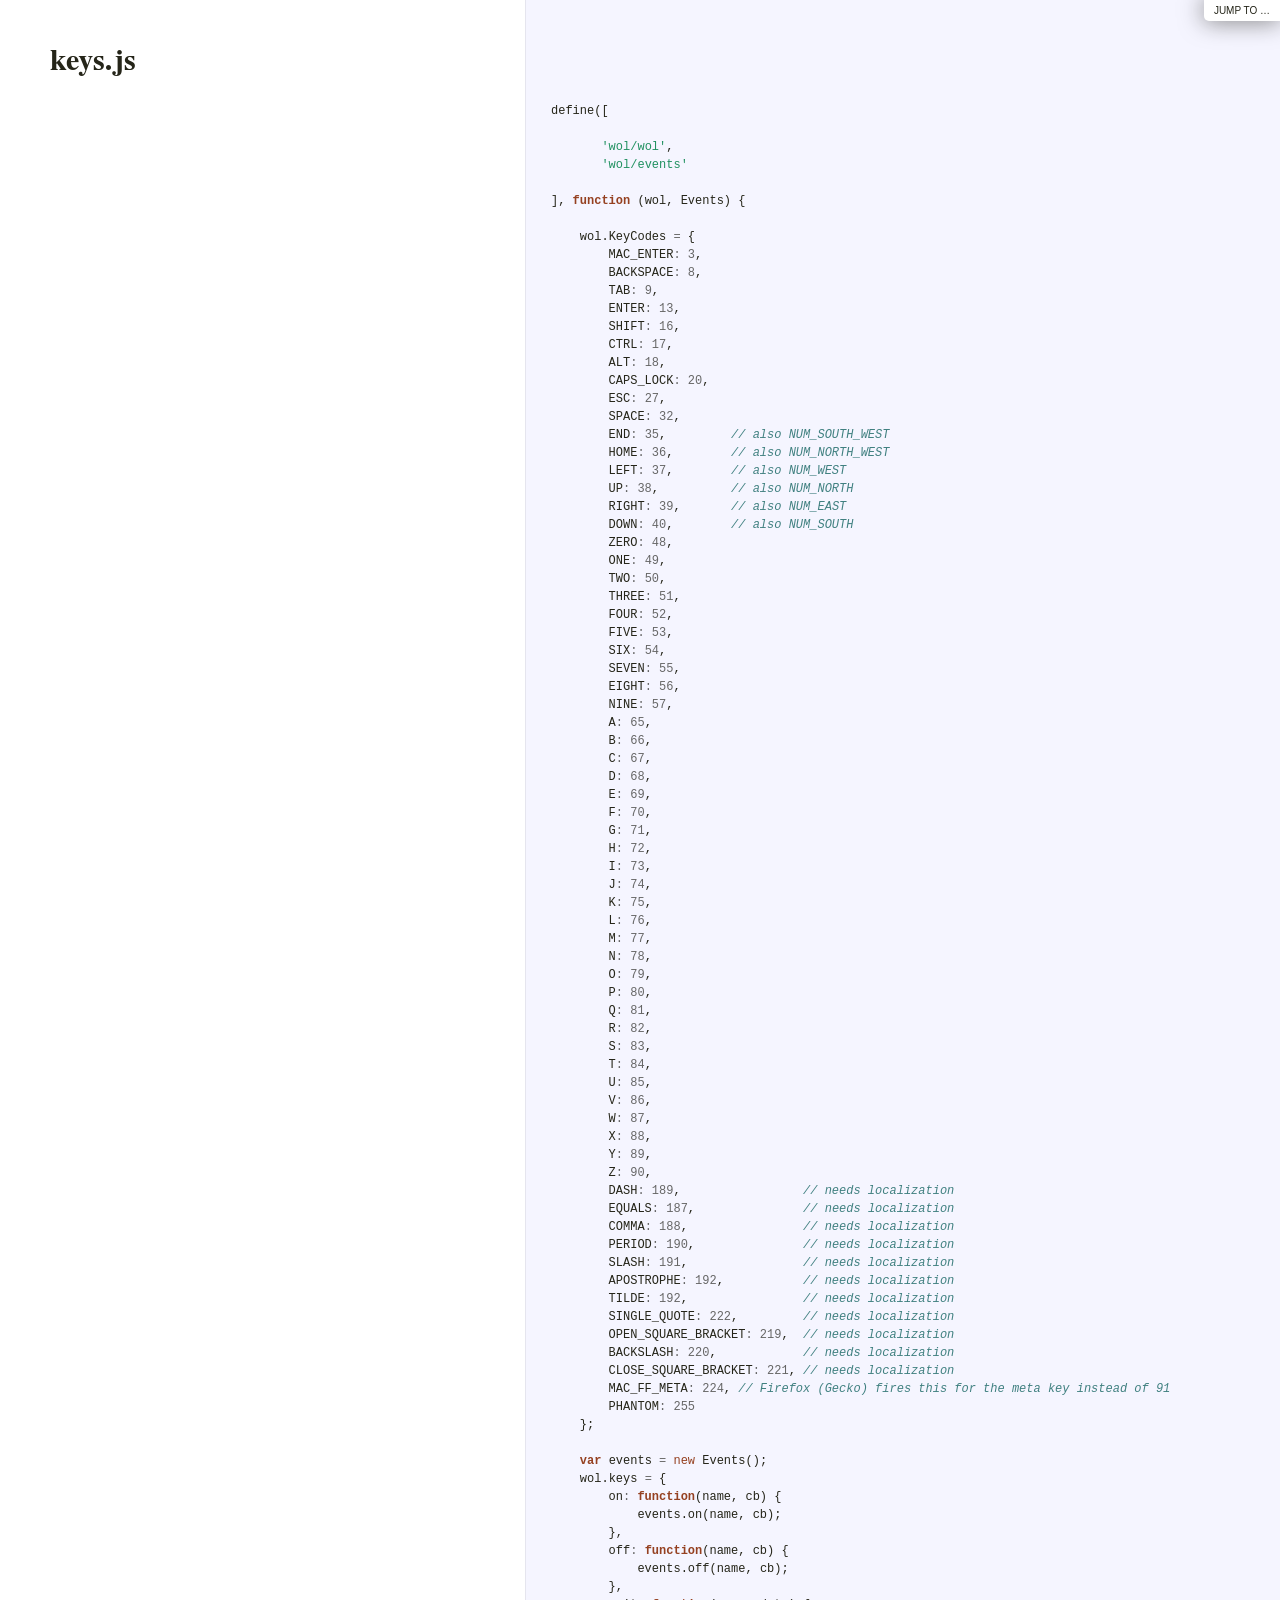
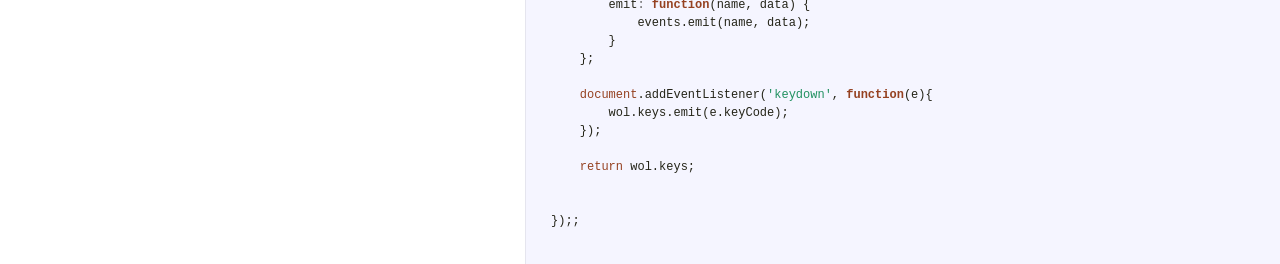
<file: docs/keys.html>
<!DOCTYPE html>  <html> <head>   <title>keys.js</title>   <meta http-equiv="content-type" content="text/html; charset=UTF-8">   <link rel="stylesheet" media="all" href="docco.css" /> </head> <body>   <div id="container">     <div id="background"></div>            <div id="jump_to">         Jump To &hellip;         <div id="jump_wrapper">           <div id="jump_page">                                           <a class="source" href="entity.html">                 entity.js               </a>                                           <a class="source" href="events.html">                 events.js               </a>                                           <a class="source" href="game.html">                 game.js               </a>                                           <a class="source" href="grid.html">                 grid.js               </a>                                           <a class="source" href="keys.html">                 keys.js               </a>                                           <a class="source" href="tile.html">                 tile.js               </a>                                           <a class="source" href="utils.html">                 utils.js               </a>                                           <a class="source" href="wol.html">                 wol.js               </a>                        </div>         </div>       </div>          <table cellpadding="0" cellspacing="0">       <thead>         <tr>           <th class="docs">             <h1>               keys.js             </h1>           </th>           <th class="code">           </th>         </tr>       </thead>       <tbody>                               <tr id="section-1">             <td class="docs">               <div class="pilwrap">                 <a class="pilcrow" href="#section-1">&#182;</a>               </div>                            </td>             <td class="code">               <div class="highlight"><pre><span class="nx">define</span><span class="p">([</span>

       <span class="s1">&#39;wol/wol&#39;</span><span class="p">,</span>
       <span class="s1">&#39;wol/events&#39;</span>

<span class="p">],</span> <span class="kd">function</span> <span class="p">(</span><span class="nx">wol</span><span class="p">,</span> <span class="nx">Events</span><span class="p">)</span> <span class="p">{</span>

    <span class="nx">wol</span><span class="p">.</span><span class="nx">KeyCodes</span> <span class="o">=</span> <span class="p">{</span>
        <span class="nx">MAC_ENTER</span><span class="o">:</span> <span class="mi">3</span><span class="p">,</span>
        <span class="nx">BACKSPACE</span><span class="o">:</span> <span class="mi">8</span><span class="p">,</span>
        <span class="nx">TAB</span><span class="o">:</span> <span class="mi">9</span><span class="p">,</span>
        <span class="nx">ENTER</span><span class="o">:</span> <span class="mi">13</span><span class="p">,</span>
        <span class="nx">SHIFT</span><span class="o">:</span> <span class="mi">16</span><span class="p">,</span>
        <span class="nx">CTRL</span><span class="o">:</span> <span class="mi">17</span><span class="p">,</span>
        <span class="nx">ALT</span><span class="o">:</span> <span class="mi">18</span><span class="p">,</span>
        <span class="nx">CAPS_LOCK</span><span class="o">:</span> <span class="mi">20</span><span class="p">,</span>
        <span class="nx">ESC</span><span class="o">:</span> <span class="mi">27</span><span class="p">,</span>
        <span class="nx">SPACE</span><span class="o">:</span> <span class="mi">32</span><span class="p">,</span>
        <span class="nx">END</span><span class="o">:</span> <span class="mi">35</span><span class="p">,</span>         <span class="c1">// also NUM_SOUTH_WEST</span>
        <span class="nx">HOME</span><span class="o">:</span> <span class="mi">36</span><span class="p">,</span>        <span class="c1">// also NUM_NORTH_WEST</span>
        <span class="nx">LEFT</span><span class="o">:</span> <span class="mi">37</span><span class="p">,</span>        <span class="c1">// also NUM_WEST</span>
        <span class="nx">UP</span><span class="o">:</span> <span class="mi">38</span><span class="p">,</span>          <span class="c1">// also NUM_NORTH</span>
        <span class="nx">RIGHT</span><span class="o">:</span> <span class="mi">39</span><span class="p">,</span>       <span class="c1">// also NUM_EAST</span>
        <span class="nx">DOWN</span><span class="o">:</span> <span class="mi">40</span><span class="p">,</span>        <span class="c1">// also NUM_SOUTH</span>
        <span class="nx">ZERO</span><span class="o">:</span> <span class="mi">48</span><span class="p">,</span>
        <span class="nx">ONE</span><span class="o">:</span> <span class="mi">49</span><span class="p">,</span>
        <span class="nx">TWO</span><span class="o">:</span> <span class="mi">50</span><span class="p">,</span>
        <span class="nx">THREE</span><span class="o">:</span> <span class="mi">51</span><span class="p">,</span>
        <span class="nx">FOUR</span><span class="o">:</span> <span class="mi">52</span><span class="p">,</span>
        <span class="nx">FIVE</span><span class="o">:</span> <span class="mi">53</span><span class="p">,</span>
        <span class="nx">SIX</span><span class="o">:</span> <span class="mi">54</span><span class="p">,</span>
        <span class="nx">SEVEN</span><span class="o">:</span> <span class="mi">55</span><span class="p">,</span>
        <span class="nx">EIGHT</span><span class="o">:</span> <span class="mi">56</span><span class="p">,</span>
        <span class="nx">NINE</span><span class="o">:</span> <span class="mi">57</span><span class="p">,</span>
        <span class="nx">A</span><span class="o">:</span> <span class="mi">65</span><span class="p">,</span>
        <span class="nx">B</span><span class="o">:</span> <span class="mi">66</span><span class="p">,</span>
        <span class="nx">C</span><span class="o">:</span> <span class="mi">67</span><span class="p">,</span>
        <span class="nx">D</span><span class="o">:</span> <span class="mi">68</span><span class="p">,</span>
        <span class="nx">E</span><span class="o">:</span> <span class="mi">69</span><span class="p">,</span>
        <span class="nx">F</span><span class="o">:</span> <span class="mi">70</span><span class="p">,</span>
        <span class="nx">G</span><span class="o">:</span> <span class="mi">71</span><span class="p">,</span>
        <span class="nx">H</span><span class="o">:</span> <span class="mi">72</span><span class="p">,</span>
        <span class="nx">I</span><span class="o">:</span> <span class="mi">73</span><span class="p">,</span>
        <span class="nx">J</span><span class="o">:</span> <span class="mi">74</span><span class="p">,</span>
        <span class="nx">K</span><span class="o">:</span> <span class="mi">75</span><span class="p">,</span>
        <span class="nx">L</span><span class="o">:</span> <span class="mi">76</span><span class="p">,</span>
        <span class="nx">M</span><span class="o">:</span> <span class="mi">77</span><span class="p">,</span>
        <span class="nx">N</span><span class="o">:</span> <span class="mi">78</span><span class="p">,</span>
        <span class="nx">O</span><span class="o">:</span> <span class="mi">79</span><span class="p">,</span>
        <span class="nx">P</span><span class="o">:</span> <span class="mi">80</span><span class="p">,</span>
        <span class="nx">Q</span><span class="o">:</span> <span class="mi">81</span><span class="p">,</span>
        <span class="nx">R</span><span class="o">:</span> <span class="mi">82</span><span class="p">,</span>
        <span class="nx">S</span><span class="o">:</span> <span class="mi">83</span><span class="p">,</span>
        <span class="nx">T</span><span class="o">:</span> <span class="mi">84</span><span class="p">,</span>
        <span class="nx">U</span><span class="o">:</span> <span class="mi">85</span><span class="p">,</span>
        <span class="nx">V</span><span class="o">:</span> <span class="mi">86</span><span class="p">,</span>
        <span class="nx">W</span><span class="o">:</span> <span class="mi">87</span><span class="p">,</span>
        <span class="nx">X</span><span class="o">:</span> <span class="mi">88</span><span class="p">,</span>
        <span class="nx">Y</span><span class="o">:</span> <span class="mi">89</span><span class="p">,</span>
        <span class="nx">Z</span><span class="o">:</span> <span class="mi">90</span><span class="p">,</span>
        <span class="nx">DASH</span><span class="o">:</span> <span class="mi">189</span><span class="p">,</span>                 <span class="c1">// needs localization</span>
        <span class="nx">EQUALS</span><span class="o">:</span> <span class="mi">187</span><span class="p">,</span>               <span class="c1">// needs localization</span>
        <span class="nx">COMMA</span><span class="o">:</span> <span class="mi">188</span><span class="p">,</span>                <span class="c1">// needs localization</span>
        <span class="nx">PERIOD</span><span class="o">:</span> <span class="mi">190</span><span class="p">,</span>               <span class="c1">// needs localization</span>
        <span class="nx">SLASH</span><span class="o">:</span> <span class="mi">191</span><span class="p">,</span>                <span class="c1">// needs localization</span>
        <span class="nx">APOSTROPHE</span><span class="o">:</span> <span class="mi">192</span><span class="p">,</span>           <span class="c1">// needs localization</span>
        <span class="nx">TILDE</span><span class="o">:</span> <span class="mi">192</span><span class="p">,</span>                <span class="c1">// needs localization</span>
        <span class="nx">SINGLE_QUOTE</span><span class="o">:</span> <span class="mi">222</span><span class="p">,</span>         <span class="c1">// needs localization</span>
        <span class="nx">OPEN_SQUARE_BRACKET</span><span class="o">:</span> <span class="mi">219</span><span class="p">,</span>  <span class="c1">// needs localization</span>
        <span class="nx">BACKSLASH</span><span class="o">:</span> <span class="mi">220</span><span class="p">,</span>            <span class="c1">// needs localization</span>
        <span class="nx">CLOSE_SQUARE_BRACKET</span><span class="o">:</span> <span class="mi">221</span><span class="p">,</span> <span class="c1">// needs localization</span>
        <span class="nx">MAC_FF_META</span><span class="o">:</span> <span class="mi">224</span><span class="p">,</span> <span class="c1">// Firefox (Gecko) fires this for the meta key instead of 91</span>
        <span class="nx">PHANTOM</span><span class="o">:</span> <span class="mi">255</span>
    <span class="p">};</span>

    <span class="kd">var</span> <span class="nx">events</span> <span class="o">=</span> <span class="k">new</span> <span class="nx">Events</span><span class="p">();</span>
    <span class="nx">wol</span><span class="p">.</span><span class="nx">keys</span> <span class="o">=</span> <span class="p">{</span>
        <span class="nx">on</span><span class="o">:</span> <span class="kd">function</span><span class="p">(</span><span class="nx">name</span><span class="p">,</span> <span class="nx">cb</span><span class="p">)</span> <span class="p">{</span>
            <span class="nx">events</span><span class="p">.</span><span class="nx">on</span><span class="p">(</span><span class="nx">name</span><span class="p">,</span> <span class="nx">cb</span><span class="p">);</span>
        <span class="p">},</span>
        <span class="nx">off</span><span class="o">:</span> <span class="kd">function</span><span class="p">(</span><span class="nx">name</span><span class="p">,</span> <span class="nx">cb</span><span class="p">)</span> <span class="p">{</span>
            <span class="nx">events</span><span class="p">.</span><span class="nx">off</span><span class="p">(</span><span class="nx">name</span><span class="p">,</span> <span class="nx">cb</span><span class="p">);</span>
        <span class="p">},</span>
        <span class="nx">emit</span><span class="o">:</span> <span class="kd">function</span><span class="p">(</span><span class="nx">name</span><span class="p">,</span> <span class="nx">data</span><span class="p">)</span> <span class="p">{</span>
            <span class="nx">events</span><span class="p">.</span><span class="nx">emit</span><span class="p">(</span><span class="nx">name</span><span class="p">,</span> <span class="nx">data</span><span class="p">);</span>
        <span class="p">}</span>
    <span class="p">};</span>

    <span class="nb">document</span><span class="p">.</span><span class="nx">addEventListener</span><span class="p">(</span><span class="s1">&#39;keydown&#39;</span><span class="p">,</span> <span class="kd">function</span><span class="p">(</span><span class="nx">e</span><span class="p">){</span>
        <span class="nx">wol</span><span class="p">.</span><span class="nx">keys</span><span class="p">.</span><span class="nx">emit</span><span class="p">(</span><span class="nx">e</span><span class="p">.</span><span class="nx">keyCode</span><span class="p">);</span>
    <span class="p">});</span>

    <span class="k">return</span> <span class="nx">wol</span><span class="p">.</span><span class="nx">keys</span><span class="p">;</span>


<span class="p">});;</span>

</pre></div>             </td>           </tr>                </tbody>     </table>   </div> </body> </html>
</file>
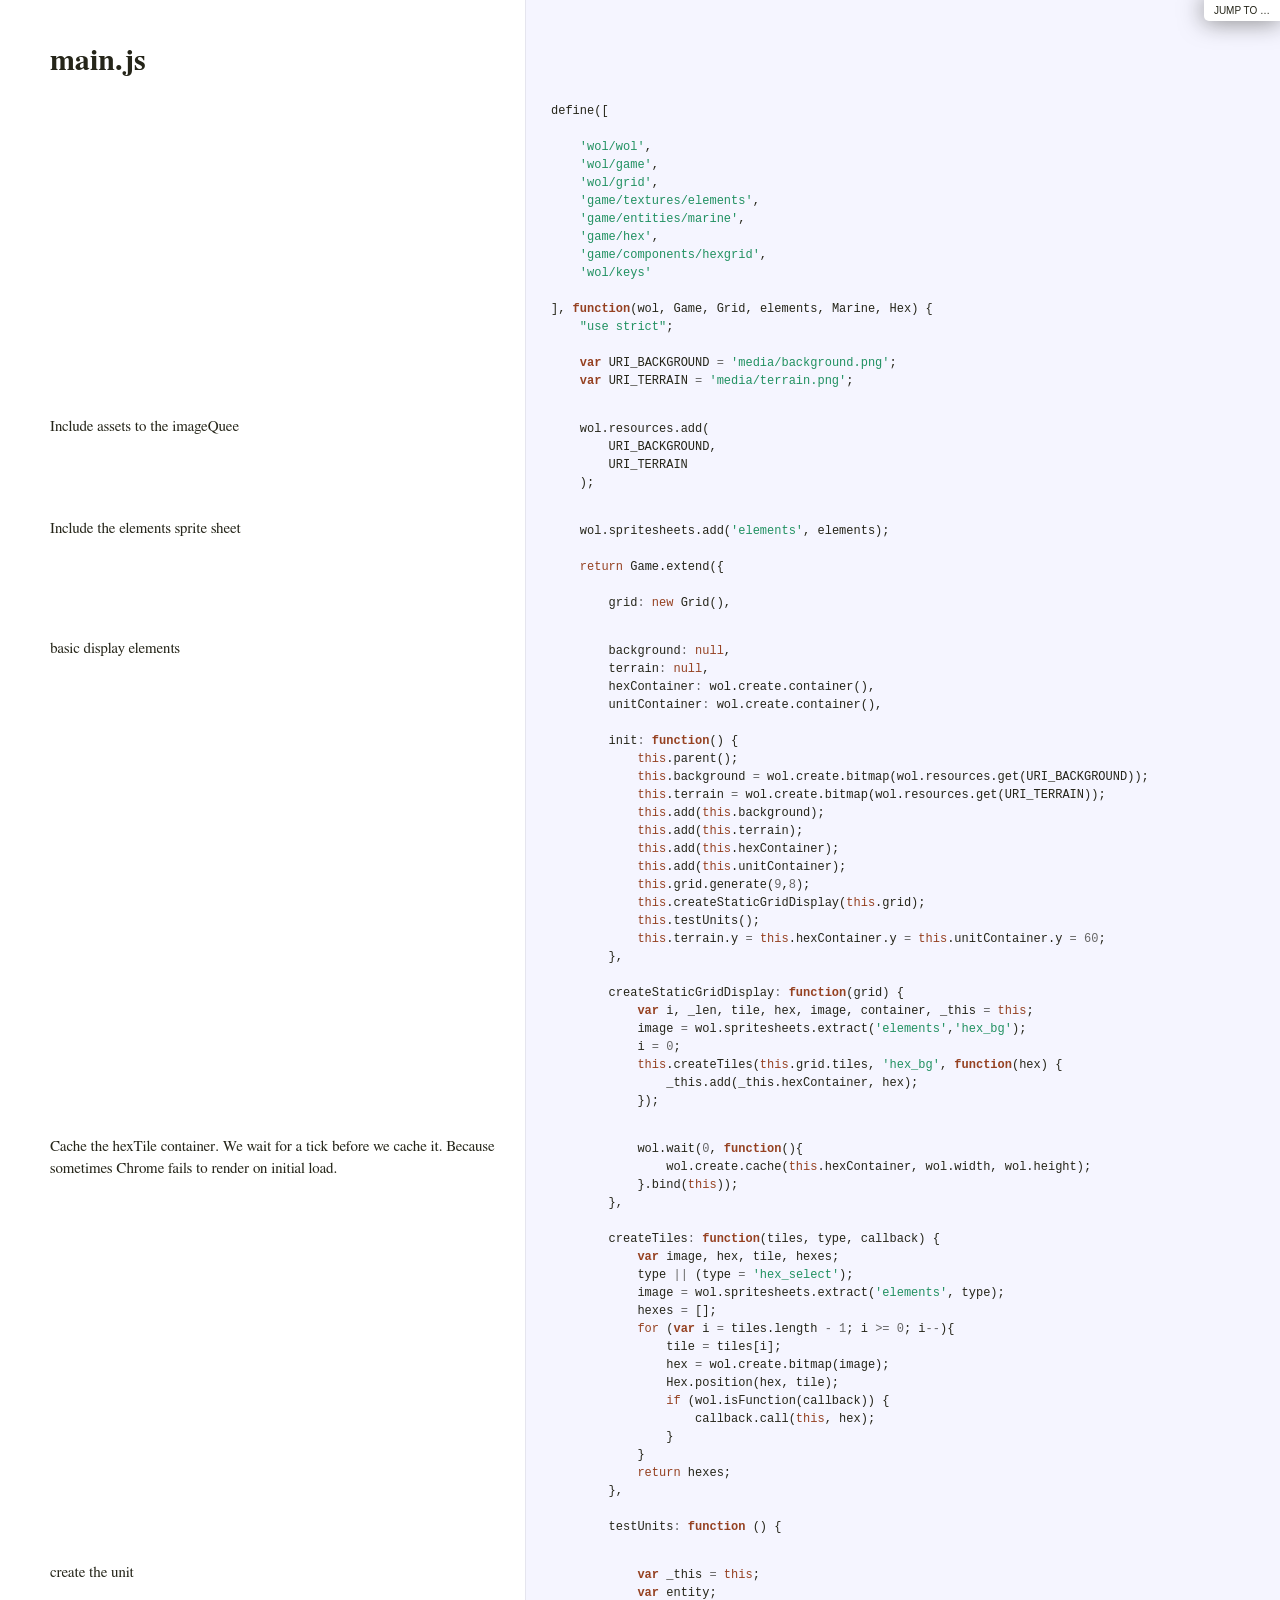
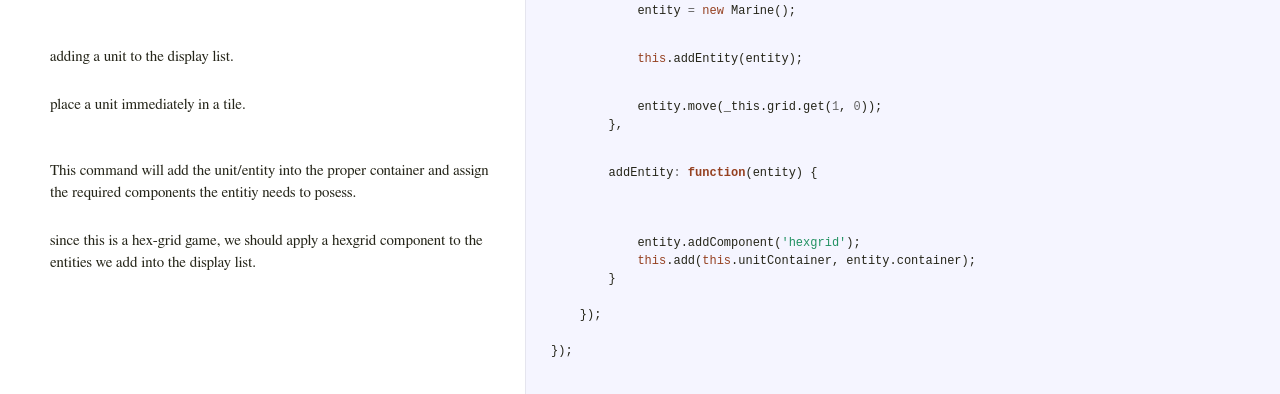
<file: docs/main.html>
<!DOCTYPE html>  <html> <head>   <title>main.js</title>   <meta http-equiv="content-type" content="text/html; charset=UTF-8">   <link rel="stylesheet" media="all" href="docco.css" /> </head> <body>   <div id="container">     <div id="background"></div>            <div id="jump_to">         Jump To &hellip;         <div id="jump_wrapper">           <div id="jump_page">                                           <a class="source" href="hex.html">                 hex.js               </a>                                           <a class="source" href="main.html">                 main.js               </a>                        </div>         </div>       </div>          <table cellpadding="0" cellspacing="0">       <thead>         <tr>           <th class="docs">             <h1>               main.js             </h1>           </th>           <th class="code">           </th>         </tr>       </thead>       <tbody>                               <tr id="section-1">             <td class="docs">               <div class="pilwrap">                 <a class="pilcrow" href="#section-1">&#182;</a>               </div>                            </td>             <td class="code">               <div class="highlight"><pre><span class="nx">define</span><span class="p">([</span>

    <span class="s1">&#39;wol/wol&#39;</span><span class="p">,</span>
    <span class="s1">&#39;wol/game&#39;</span><span class="p">,</span>
    <span class="s1">&#39;wol/grid&#39;</span><span class="p">,</span>
    <span class="s1">&#39;game/textures/elements&#39;</span><span class="p">,</span>
    <span class="s1">&#39;game/entities/marine&#39;</span><span class="p">,</span>
    <span class="s1">&#39;game/hex&#39;</span><span class="p">,</span>
    <span class="s1">&#39;game/components/hexgrid&#39;</span><span class="p">,</span>
    <span class="s1">&#39;wol/keys&#39;</span>

<span class="p">],</span> <span class="kd">function</span><span class="p">(</span><span class="nx">wol</span><span class="p">,</span> <span class="nx">Game</span><span class="p">,</span> <span class="nx">Grid</span><span class="p">,</span> <span class="nx">elements</span><span class="p">,</span> <span class="nx">Marine</span><span class="p">,</span> <span class="nx">Hex</span><span class="p">)</span> <span class="p">{</span>
    <span class="s2">&quot;use strict&quot;</span><span class="p">;</span>

    <span class="kd">var</span> <span class="nx">URI_BACKGROUND</span> <span class="o">=</span> <span class="s1">&#39;media/background.png&#39;</span><span class="p">;</span>
    <span class="kd">var</span> <span class="nx">URI_TERRAIN</span> <span class="o">=</span> <span class="s1">&#39;media/terrain.png&#39;</span><span class="p">;</span></pre></div>             </td>           </tr>                               <tr id="section-2">             <td class="docs">               <div class="pilwrap">                 <a class="pilcrow" href="#section-2">&#182;</a>               </div>               <p>Include assets to the imageQuee</p>             </td>             <td class="code">               <div class="highlight"><pre>    <span class="nx">wol</span><span class="p">.</span><span class="nx">resources</span><span class="p">.</span><span class="nx">add</span><span class="p">(</span>
        <span class="nx">URI_BACKGROUND</span><span class="p">,</span>
        <span class="nx">URI_TERRAIN</span>
    <span class="p">);</span></pre></div>             </td>           </tr>                               <tr id="section-3">             <td class="docs">               <div class="pilwrap">                 <a class="pilcrow" href="#section-3">&#182;</a>               </div>               <p>Include the elements sprite sheet</p>             </td>             <td class="code">               <div class="highlight"><pre>    <span class="nx">wol</span><span class="p">.</span><span class="nx">spritesheets</span><span class="p">.</span><span class="nx">add</span><span class="p">(</span><span class="s1">&#39;elements&#39;</span><span class="p">,</span> <span class="nx">elements</span><span class="p">);</span>

    <span class="k">return</span> <span class="nx">Game</span><span class="p">.</span><span class="nx">extend</span><span class="p">({</span>

        <span class="nx">grid</span><span class="o">:</span> <span class="k">new</span> <span class="nx">Grid</span><span class="p">(),</span></pre></div>             </td>           </tr>                               <tr id="section-4">             <td class="docs">               <div class="pilwrap">                 <a class="pilcrow" href="#section-4">&#182;</a>               </div>               <p>basic display elements</p>             </td>             <td class="code">               <div class="highlight"><pre>        <span class="nx">background</span><span class="o">:</span> <span class="kc">null</span><span class="p">,</span>
        <span class="nx">terrain</span><span class="o">:</span> <span class="kc">null</span><span class="p">,</span>
        <span class="nx">hexContainer</span><span class="o">:</span> <span class="nx">wol</span><span class="p">.</span><span class="nx">create</span><span class="p">.</span><span class="nx">container</span><span class="p">(),</span>
        <span class="nx">unitContainer</span><span class="o">:</span> <span class="nx">wol</span><span class="p">.</span><span class="nx">create</span><span class="p">.</span><span class="nx">container</span><span class="p">(),</span>

        <span class="nx">init</span><span class="o">:</span> <span class="kd">function</span><span class="p">()</span> <span class="p">{</span>
            <span class="k">this</span><span class="p">.</span><span class="nx">parent</span><span class="p">();</span>
            <span class="k">this</span><span class="p">.</span><span class="nx">background</span> <span class="o">=</span> <span class="nx">wol</span><span class="p">.</span><span class="nx">create</span><span class="p">.</span><span class="nx">bitmap</span><span class="p">(</span><span class="nx">wol</span><span class="p">.</span><span class="nx">resources</span><span class="p">.</span><span class="nx">get</span><span class="p">(</span><span class="nx">URI_BACKGROUND</span><span class="p">));</span>
            <span class="k">this</span><span class="p">.</span><span class="nx">terrain</span> <span class="o">=</span> <span class="nx">wol</span><span class="p">.</span><span class="nx">create</span><span class="p">.</span><span class="nx">bitmap</span><span class="p">(</span><span class="nx">wol</span><span class="p">.</span><span class="nx">resources</span><span class="p">.</span><span class="nx">get</span><span class="p">(</span><span class="nx">URI_TERRAIN</span><span class="p">));</span>
            <span class="k">this</span><span class="p">.</span><span class="nx">add</span><span class="p">(</span><span class="k">this</span><span class="p">.</span><span class="nx">background</span><span class="p">);</span>
            <span class="k">this</span><span class="p">.</span><span class="nx">add</span><span class="p">(</span><span class="k">this</span><span class="p">.</span><span class="nx">terrain</span><span class="p">);</span>
            <span class="k">this</span><span class="p">.</span><span class="nx">add</span><span class="p">(</span><span class="k">this</span><span class="p">.</span><span class="nx">hexContainer</span><span class="p">);</span>
            <span class="k">this</span><span class="p">.</span><span class="nx">add</span><span class="p">(</span><span class="k">this</span><span class="p">.</span><span class="nx">unitContainer</span><span class="p">);</span>
            <span class="k">this</span><span class="p">.</span><span class="nx">grid</span><span class="p">.</span><span class="nx">generate</span><span class="p">(</span><span class="mi">9</span><span class="p">,</span><span class="mi">8</span><span class="p">);</span>
            <span class="k">this</span><span class="p">.</span><span class="nx">createStaticGridDisplay</span><span class="p">(</span><span class="k">this</span><span class="p">.</span><span class="nx">grid</span><span class="p">);</span>
            <span class="k">this</span><span class="p">.</span><span class="nx">testUnits</span><span class="p">();</span>
            <span class="k">this</span><span class="p">.</span><span class="nx">terrain</span><span class="p">.</span><span class="nx">y</span> <span class="o">=</span> <span class="k">this</span><span class="p">.</span><span class="nx">hexContainer</span><span class="p">.</span><span class="nx">y</span> <span class="o">=</span> <span class="k">this</span><span class="p">.</span><span class="nx">unitContainer</span><span class="p">.</span><span class="nx">y</span> <span class="o">=</span> <span class="mi">60</span><span class="p">;</span>
        <span class="p">},</span>

        <span class="nx">createStaticGridDisplay</span><span class="o">:</span> <span class="kd">function</span><span class="p">(</span><span class="nx">grid</span><span class="p">)</span> <span class="p">{</span>
            <span class="kd">var</span> <span class="nx">i</span><span class="p">,</span> <span class="nx">_len</span><span class="p">,</span> <span class="nx">tile</span><span class="p">,</span> <span class="nx">hex</span><span class="p">,</span> <span class="nx">image</span><span class="p">,</span> <span class="nx">container</span><span class="p">,</span> <span class="nx">_this</span> <span class="o">=</span> <span class="k">this</span><span class="p">;</span>
            <span class="nx">image</span> <span class="o">=</span> <span class="nx">wol</span><span class="p">.</span><span class="nx">spritesheets</span><span class="p">.</span><span class="nx">extract</span><span class="p">(</span><span class="s1">&#39;elements&#39;</span><span class="p">,</span><span class="s1">&#39;hex_bg&#39;</span><span class="p">);</span>
            <span class="nx">i</span> <span class="o">=</span> <span class="mi">0</span><span class="p">;</span>
            <span class="k">this</span><span class="p">.</span><span class="nx">createTiles</span><span class="p">(</span><span class="k">this</span><span class="p">.</span><span class="nx">grid</span><span class="p">.</span><span class="nx">tiles</span><span class="p">,</span> <span class="s1">&#39;hex_bg&#39;</span><span class="p">,</span> <span class="kd">function</span><span class="p">(</span><span class="nx">hex</span><span class="p">)</span> <span class="p">{</span>
                <span class="nx">_this</span><span class="p">.</span><span class="nx">add</span><span class="p">(</span><span class="nx">_this</span><span class="p">.</span><span class="nx">hexContainer</span><span class="p">,</span> <span class="nx">hex</span><span class="p">);</span>
            <span class="p">});</span></pre></div>             </td>           </tr>                               <tr id="section-5">             <td class="docs">               <div class="pilwrap">                 <a class="pilcrow" href="#section-5">&#182;</a>               </div>               <p>Cache the hexTile container.
We wait for a tick before we cache it. Because sometimes
Chrome fails to render on initial load.</p>             </td>             <td class="code">               <div class="highlight"><pre>            <span class="nx">wol</span><span class="p">.</span><span class="nx">wait</span><span class="p">(</span><span class="mi">0</span><span class="p">,</span> <span class="kd">function</span><span class="p">(){</span>
                <span class="nx">wol</span><span class="p">.</span><span class="nx">create</span><span class="p">.</span><span class="nx">cache</span><span class="p">(</span><span class="k">this</span><span class="p">.</span><span class="nx">hexContainer</span><span class="p">,</span> <span class="nx">wol</span><span class="p">.</span><span class="nx">width</span><span class="p">,</span> <span class="nx">wol</span><span class="p">.</span><span class="nx">height</span><span class="p">);</span>
            <span class="p">}.</span><span class="nx">bind</span><span class="p">(</span><span class="k">this</span><span class="p">));</span>
        <span class="p">},</span>

        <span class="nx">createTiles</span><span class="o">:</span> <span class="kd">function</span><span class="p">(</span><span class="nx">tiles</span><span class="p">,</span> <span class="nx">type</span><span class="p">,</span> <span class="nx">callback</span><span class="p">)</span> <span class="p">{</span>
            <span class="kd">var</span> <span class="nx">image</span><span class="p">,</span> <span class="nx">hex</span><span class="p">,</span> <span class="nx">tile</span><span class="p">,</span> <span class="nx">hexes</span><span class="p">;</span>
            <span class="nx">type</span> <span class="o">||</span> <span class="p">(</span><span class="nx">type</span> <span class="o">=</span> <span class="s1">&#39;hex_select&#39;</span><span class="p">);</span>
            <span class="nx">image</span> <span class="o">=</span> <span class="nx">wol</span><span class="p">.</span><span class="nx">spritesheets</span><span class="p">.</span><span class="nx">extract</span><span class="p">(</span><span class="s1">&#39;elements&#39;</span><span class="p">,</span> <span class="nx">type</span><span class="p">);</span>
            <span class="nx">hexes</span> <span class="o">=</span> <span class="p">[];</span>
            <span class="k">for</span> <span class="p">(</span><span class="kd">var</span> <span class="nx">i</span> <span class="o">=</span> <span class="nx">tiles</span><span class="p">.</span><span class="nx">length</span> <span class="o">-</span> <span class="mi">1</span><span class="p">;</span> <span class="nx">i</span> <span class="o">&gt;=</span> <span class="mi">0</span><span class="p">;</span> <span class="nx">i</span><span class="o">--</span><span class="p">){</span>
                <span class="nx">tile</span> <span class="o">=</span> <span class="nx">tiles</span><span class="p">[</span><span class="nx">i</span><span class="p">];</span>
                <span class="nx">hex</span> <span class="o">=</span> <span class="nx">wol</span><span class="p">.</span><span class="nx">create</span><span class="p">.</span><span class="nx">bitmap</span><span class="p">(</span><span class="nx">image</span><span class="p">);</span>
                <span class="nx">Hex</span><span class="p">.</span><span class="nx">position</span><span class="p">(</span><span class="nx">hex</span><span class="p">,</span> <span class="nx">tile</span><span class="p">);</span>
                <span class="k">if</span> <span class="p">(</span><span class="nx">wol</span><span class="p">.</span><span class="nx">isFunction</span><span class="p">(</span><span class="nx">callback</span><span class="p">))</span> <span class="p">{</span>
                    <span class="nx">callback</span><span class="p">.</span><span class="nx">call</span><span class="p">(</span><span class="k">this</span><span class="p">,</span> <span class="nx">hex</span><span class="p">);</span>
                <span class="p">}</span>
            <span class="p">}</span>
            <span class="k">return</span> <span class="nx">hexes</span><span class="p">;</span>
        <span class="p">},</span>

        <span class="nx">testUnits</span><span class="o">:</span> <span class="kd">function</span> <span class="p">()</span> <span class="p">{</span></pre></div>             </td>           </tr>                               <tr id="section-6">             <td class="docs">               <div class="pilwrap">                 <a class="pilcrow" href="#section-6">&#182;</a>               </div>               <p>create the unit</p>             </td>             <td class="code">               <div class="highlight"><pre>            <span class="kd">var</span> <span class="nx">_this</span> <span class="o">=</span> <span class="k">this</span><span class="p">;</span>
            <span class="kd">var</span> <span class="nx">entity</span><span class="p">;</span>
            <span class="nx">entity</span> <span class="o">=</span> <span class="k">new</span> <span class="nx">Marine</span><span class="p">();</span></pre></div>             </td>           </tr>                               <tr id="section-7">             <td class="docs">               <div class="pilwrap">                 <a class="pilcrow" href="#section-7">&#182;</a>               </div>               <p>adding a unit to the display list.</p>             </td>             <td class="code">               <div class="highlight"><pre>            <span class="k">this</span><span class="p">.</span><span class="nx">addEntity</span><span class="p">(</span><span class="nx">entity</span><span class="p">);</span></pre></div>             </td>           </tr>                               <tr id="section-8">             <td class="docs">               <div class="pilwrap">                 <a class="pilcrow" href="#section-8">&#182;</a>               </div>               <p>place a unit immediately in a tile.</p>             </td>             <td class="code">               <div class="highlight"><pre>            <span class="nx">entity</span><span class="p">.</span><span class="nx">move</span><span class="p">(</span><span class="nx">_this</span><span class="p">.</span><span class="nx">grid</span><span class="p">.</span><span class="nx">get</span><span class="p">(</span><span class="mi">1</span><span class="p">,</span> <span class="mi">0</span><span class="p">));</span>
        <span class="p">},</span></pre></div>             </td>           </tr>                               <tr id="section-9">             <td class="docs">               <div class="pilwrap">                 <a class="pilcrow" href="#section-9">&#182;</a>               </div>               <p>This command will add the unit/entity into the proper container
and assign the required components the entitiy needs to posess.</p>             </td>             <td class="code">               <div class="highlight"><pre>        <span class="nx">addEntity</span><span class="o">:</span> <span class="kd">function</span><span class="p">(</span><span class="nx">entity</span><span class="p">)</span> <span class="p">{</span></pre></div>             </td>           </tr>                               <tr id="section-10">             <td class="docs">               <div class="pilwrap">                 <a class="pilcrow" href="#section-10">&#182;</a>               </div>               <p>since this is a hex-grid game, we should apply a hexgrid component
to the entities we add into the display list.</p>             </td>             <td class="code">               <div class="highlight"><pre>            <span class="nx">entity</span><span class="p">.</span><span class="nx">addComponent</span><span class="p">(</span><span class="s1">&#39;hexgrid&#39;</span><span class="p">);</span>
            <span class="k">this</span><span class="p">.</span><span class="nx">add</span><span class="p">(</span><span class="k">this</span><span class="p">.</span><span class="nx">unitContainer</span><span class="p">,</span> <span class="nx">entity</span><span class="p">.</span><span class="nx">container</span><span class="p">);</span>
        <span class="p">}</span>

    <span class="p">});</span>

<span class="p">});</span>

</pre></div>             </td>           </tr>                </tbody>     </table>   </div> </body> </html>
</file>
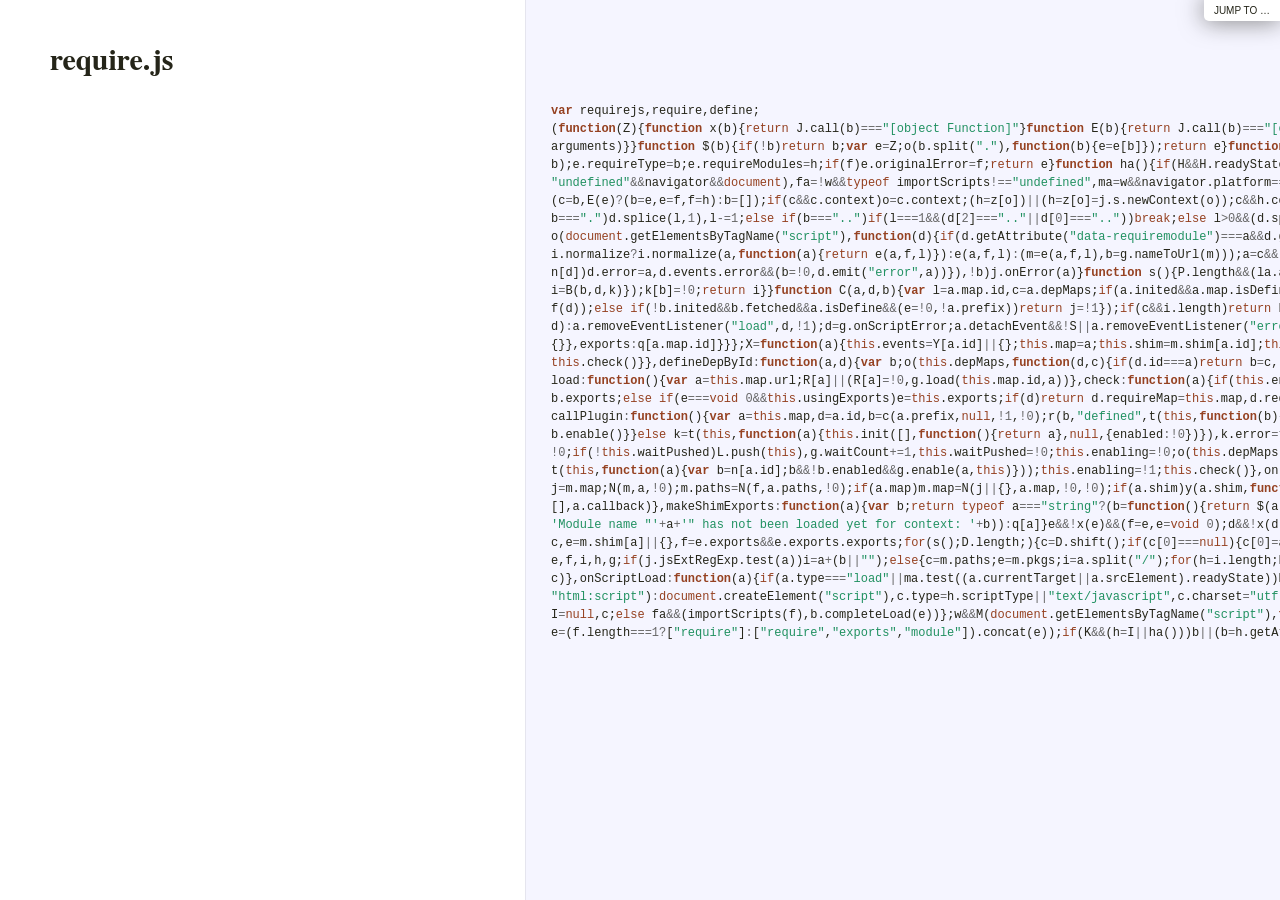
<file: docs/require.html>
<!DOCTYPE html>  <html> <head>   <title>require.js</title>   <meta http-equiv="content-type" content="text/html; charset=UTF-8">   <link rel="stylesheet" media="all" href="docco.css" /> </head> <body>   <div id="container">     <div id="background"></div>            <div id="jump_to">         Jump To &hellip;         <div id="jump_wrapper">           <div id="jump_page">                                           <a class="source" href="app.html">                 app.js               </a>                                           <a class="source" href="require.html">                 require.js               </a>                        </div>         </div>       </div>          <table cellpadding="0" cellspacing="0">       <thead>         <tr>           <th class="docs">             <h1>               require.js             </h1>           </th>           <th class="code">           </th>         </tr>       </thead>       <tbody>                               <tr id="section-1">             <td class="docs">               <div class="pilwrap">                 <a class="pilcrow" href="#section-1">&#182;</a>               </div>                            </td>             <td class="code">               <div class="highlight"><pre><span class="kd">var</span> <span class="nx">requirejs</span><span class="p">,</span><span class="nx">require</span><span class="p">,</span><span class="nx">define</span><span class="p">;</span>
<span class="p">(</span><span class="kd">function</span><span class="p">(</span><span class="nx">Z</span><span class="p">){</span><span class="kd">function</span> <span class="nx">x</span><span class="p">(</span><span class="nx">b</span><span class="p">){</span><span class="k">return</span> <span class="nx">J</span><span class="p">.</span><span class="nx">call</span><span class="p">(</span><span class="nx">b</span><span class="p">)</span><span class="o">===</span><span class="s2">&quot;[object Function]&quot;</span><span class="p">}</span><span class="kd">function</span> <span class="nx">E</span><span class="p">(</span><span class="nx">b</span><span class="p">){</span><span class="k">return</span> <span class="nx">J</span><span class="p">.</span><span class="nx">call</span><span class="p">(</span><span class="nx">b</span><span class="p">)</span><span class="o">===</span><span class="s2">&quot;[object Array]&quot;</span><span class="p">}</span><span class="kd">function</span> <span class="nx">o</span><span class="p">(</span><span class="nx">b</span><span class="p">,</span><span class="nx">e</span><span class="p">){</span><span class="k">if</span><span class="p">(</span><span class="nx">b</span><span class="p">){</span><span class="kd">var</span> <span class="nx">f</span><span class="p">;</span><span class="k">for</span><span class="p">(</span><span class="nx">f</span><span class="o">=</span><span class="mi">0</span><span class="p">;</span><span class="nx">f</span><span class="o">&lt;</span><span class="nx">b</span><span class="p">.</span><span class="nx">length</span><span class="p">;</span><span class="nx">f</span><span class="o">+=</span><span class="mi">1</span><span class="p">)</span><span class="k">if</span><span class="p">(</span><span class="nx">b</span><span class="p">[</span><span class="nx">f</span><span class="p">]</span><span class="o">&amp;&amp;</span><span class="nx">e</span><span class="p">(</span><span class="nx">b</span><span class="p">[</span><span class="nx">f</span><span class="p">],</span><span class="nx">f</span><span class="p">,</span><span class="nx">b</span><span class="p">))</span><span class="k">break</span><span class="p">}}</span><span class="kd">function</span> <span class="nx">M</span><span class="p">(</span><span class="nx">b</span><span class="p">,</span><span class="nx">e</span><span class="p">){</span><span class="k">if</span><span class="p">(</span><span class="nx">b</span><span class="p">){</span><span class="kd">var</span> <span class="nx">f</span><span class="p">;</span><span class="k">for</span><span class="p">(</span><span class="nx">f</span><span class="o">=</span><span class="nx">b</span><span class="p">.</span><span class="nx">length</span><span class="o">-</span><span class="mi">1</span><span class="p">;</span><span class="nx">f</span><span class="o">&gt;-</span><span class="mi">1</span><span class="p">;</span><span class="nx">f</span><span class="o">-=</span><span class="mi">1</span><span class="p">)</span><span class="k">if</span><span class="p">(</span><span class="nx">b</span><span class="p">[</span><span class="nx">f</span><span class="p">]</span><span class="o">&amp;&amp;</span><span class="nx">e</span><span class="p">(</span><span class="nx">b</span><span class="p">[</span><span class="nx">f</span><span class="p">],</span><span class="nx">f</span><span class="p">,</span><span class="nx">b</span><span class="p">))</span><span class="k">break</span><span class="p">}}</span><span class="kd">function</span> <span class="nx">y</span><span class="p">(</span><span class="nx">b</span><span class="p">,</span><span class="nx">e</span><span class="p">){</span><span class="k">for</span><span class="p">(</span><span class="kd">var</span> <span class="nx">f</span> <span class="k">in</span> <span class="nx">b</span><span class="p">)</span><span class="k">if</span><span class="p">(</span><span class="nx">b</span><span class="p">.</span><span class="nx">hasOwnProperty</span><span class="p">(</span><span class="nx">f</span><span class="p">)</span><span class="o">&amp;&amp;</span><span class="nx">e</span><span class="p">(</span><span class="nx">b</span><span class="p">[</span><span class="nx">f</span><span class="p">],</span><span class="nx">f</span><span class="p">))</span><span class="k">break</span><span class="p">}</span><span class="kd">function</span> <span class="nx">N</span><span class="p">(</span><span class="nx">b</span><span class="p">,</span><span class="nx">e</span><span class="p">,</span><span class="nx">f</span><span class="p">,</span><span class="nx">h</span><span class="p">){</span><span class="nx">e</span><span class="o">&amp;&amp;</span><span class="nx">y</span><span class="p">(</span><span class="nx">e</span><span class="p">,</span><span class="kd">function</span><span class="p">(</span><span class="nx">e</span><span class="p">,</span><span class="nx">j</span><span class="p">){</span><span class="k">if</span><span class="p">(</span><span class="nx">f</span><span class="o">||!</span><span class="nx">F</span><span class="p">.</span><span class="nx">call</span><span class="p">(</span><span class="nx">b</span><span class="p">,</span><span class="nx">j</span><span class="p">))</span><span class="nx">h</span><span class="o">&amp;&amp;</span><span class="k">typeof</span> <span class="nx">e</span><span class="o">!==</span><span class="s2">&quot;string&quot;</span><span class="o">?</span><span class="p">(</span><span class="nx">b</span><span class="p">[</span><span class="nx">j</span><span class="p">]</span><span class="o">||</span><span class="p">(</span><span class="nx">b</span><span class="p">[</span><span class="nx">j</span><span class="p">]</span><span class="o">=</span><span class="p">{}),</span><span class="nx">N</span><span class="p">(</span><span class="nx">b</span><span class="p">[</span><span class="nx">j</span><span class="p">],</span><span class="nx">e</span><span class="p">,</span><span class="nx">f</span><span class="p">,</span><span class="nx">h</span><span class="p">))</span><span class="o">:</span><span class="nx">b</span><span class="p">[</span><span class="nx">j</span><span class="p">]</span><span class="o">=</span><span class="nx">e</span><span class="p">});</span><span class="k">return</span> <span class="nx">b</span><span class="p">}</span><span class="kd">function</span> <span class="nx">t</span><span class="p">(</span><span class="nx">b</span><span class="p">,</span><span class="nx">e</span><span class="p">){</span><span class="k">return</span> <span class="kd">function</span><span class="p">(){</span><span class="k">return</span> <span class="nx">e</span><span class="p">.</span><span class="nx">apply</span><span class="p">(</span><span class="nx">b</span><span class="p">,</span>
<span class="nx">arguments</span><span class="p">)}}</span><span class="kd">function</span> <span class="nx">$</span><span class="p">(</span><span class="nx">b</span><span class="p">){</span><span class="k">if</span><span class="p">(</span><span class="o">!</span><span class="nx">b</span><span class="p">)</span><span class="k">return</span> <span class="nx">b</span><span class="p">;</span><span class="kd">var</span> <span class="nx">e</span><span class="o">=</span><span class="nx">Z</span><span class="p">;</span><span class="nx">o</span><span class="p">(</span><span class="nx">b</span><span class="p">.</span><span class="nx">split</span><span class="p">(</span><span class="s2">&quot;.&quot;</span><span class="p">),</span><span class="kd">function</span><span class="p">(</span><span class="nx">b</span><span class="p">){</span><span class="nx">e</span><span class="o">=</span><span class="nx">e</span><span class="p">[</span><span class="nx">b</span><span class="p">]});</span><span class="k">return</span> <span class="nx">e</span><span class="p">}</span><span class="kd">function</span> <span class="nx">aa</span><span class="p">(</span><span class="nx">b</span><span class="p">,</span><span class="nx">e</span><span class="p">,</span><span class="nx">f</span><span class="p">){</span><span class="k">return</span> <span class="kd">function</span><span class="p">(){</span><span class="kd">var</span> <span class="nx">h</span><span class="o">=</span><span class="nx">ga</span><span class="p">.</span><span class="nx">call</span><span class="p">(</span><span class="nx">arguments</span><span class="p">,</span><span class="mi">0</span><span class="p">),</span><span class="nx">c</span><span class="p">;</span><span class="k">if</span><span class="p">(</span><span class="nx">f</span><span class="o">&amp;&amp;</span><span class="nx">x</span><span class="p">(</span><span class="nx">c</span><span class="o">=</span><span class="nx">h</span><span class="p">[</span><span class="nx">h</span><span class="p">.</span><span class="nx">length</span><span class="o">-</span><span class="mi">1</span><span class="p">]))</span><span class="nx">c</span><span class="p">.</span><span class="nx">__requireJsBuild</span><span class="o">=!</span><span class="mi">0</span><span class="p">;</span><span class="nx">h</span><span class="p">.</span><span class="nx">push</span><span class="p">(</span><span class="nx">e</span><span class="p">);</span><span class="k">return</span> <span class="nx">b</span><span class="p">.</span><span class="nx">apply</span><span class="p">(</span><span class="kc">null</span><span class="p">,</span><span class="nx">h</span><span class="p">)}}</span><span class="kd">function</span> <span class="nx">ba</span><span class="p">(</span><span class="nx">b</span><span class="p">,</span><span class="nx">e</span><span class="p">,</span><span class="nx">f</span><span class="p">){</span><span class="nx">o</span><span class="p">([[</span><span class="s2">&quot;toUrl&quot;</span><span class="p">],[</span><span class="s2">&quot;undef&quot;</span><span class="p">],[</span><span class="s2">&quot;defined&quot;</span><span class="p">,</span><span class="s2">&quot;requireDefined&quot;</span><span class="p">],[</span><span class="s2">&quot;specified&quot;</span><span class="p">,</span><span class="s2">&quot;requireSpecified&quot;</span><span class="p">]],</span><span class="kd">function</span><span class="p">(</span><span class="nx">h</span><span class="p">){</span><span class="kd">var</span> <span class="nx">c</span><span class="o">=</span><span class="nx">h</span><span class="p">[</span><span class="mi">1</span><span class="p">]</span><span class="o">||</span><span class="nx">h</span><span class="p">[</span><span class="mi">0</span><span class="p">];</span><span class="nx">b</span><span class="p">[</span><span class="nx">h</span><span class="p">[</span><span class="mi">0</span><span class="p">]]</span><span class="o">=</span><span class="nx">e</span><span class="o">?</span><span class="nx">aa</span><span class="p">(</span><span class="nx">e</span><span class="p">[</span><span class="nx">c</span><span class="p">],</span><span class="nx">f</span><span class="p">)</span><span class="o">:</span><span class="kd">function</span><span class="p">(){</span><span class="kd">var</span> <span class="nx">b</span><span class="o">=</span><span class="nx">z</span><span class="p">[</span><span class="nx">O</span><span class="p">];</span><span class="k">return</span> <span class="nx">b</span><span class="p">[</span><span class="nx">c</span><span class="p">].</span><span class="nx">apply</span><span class="p">(</span><span class="nx">b</span><span class="p">,</span><span class="nx">arguments</span><span class="p">)}})}</span><span class="kd">function</span> <span class="nx">G</span><span class="p">(</span><span class="nx">b</span><span class="p">,</span><span class="nx">e</span><span class="p">,</span><span class="nx">f</span><span class="p">,</span><span class="nx">h</span><span class="p">){</span><span class="nx">e</span><span class="o">=</span><span class="nb">Error</span><span class="p">(</span><span class="nx">e</span><span class="o">+</span><span class="s2">&quot;\nhttp://requirejs.org/docs/errors.html#&quot;</span><span class="o">+</span>
<span class="nx">b</span><span class="p">);</span><span class="nx">e</span><span class="p">.</span><span class="nx">requireType</span><span class="o">=</span><span class="nx">b</span><span class="p">;</span><span class="nx">e</span><span class="p">.</span><span class="nx">requireModules</span><span class="o">=</span><span class="nx">h</span><span class="p">;</span><span class="k">if</span><span class="p">(</span><span class="nx">f</span><span class="p">)</span><span class="nx">e</span><span class="p">.</span><span class="nx">originalError</span><span class="o">=</span><span class="nx">f</span><span class="p">;</span><span class="k">return</span> <span class="nx">e</span><span class="p">}</span><span class="kd">function</span> <span class="nx">ha</span><span class="p">(){</span><span class="k">if</span><span class="p">(</span><span class="nx">H</span><span class="o">&amp;&amp;</span><span class="nx">H</span><span class="p">.</span><span class="nx">readyState</span><span class="o">===</span><span class="s2">&quot;interactive&quot;</span><span class="p">)</span><span class="k">return</span> <span class="nx">H</span><span class="p">;</span><span class="nx">M</span><span class="p">(</span><span class="nb">document</span><span class="p">.</span><span class="nx">getElementsByTagName</span><span class="p">(</span><span class="s2">&quot;script&quot;</span><span class="p">),</span><span class="kd">function</span><span class="p">(</span><span class="nx">b</span><span class="p">){</span><span class="k">if</span><span class="p">(</span><span class="nx">b</span><span class="p">.</span><span class="nx">readyState</span><span class="o">===</span><span class="s2">&quot;interactive&quot;</span><span class="p">)</span><span class="k">return</span> <span class="nx">H</span><span class="o">=</span><span class="nx">b</span><span class="p">});</span><span class="k">return</span> <span class="nx">H</span><span class="p">}</span><span class="kd">var</span> <span class="nx">j</span><span class="p">,</span><span class="nx">p</span><span class="p">,</span><span class="nx">u</span><span class="p">,</span><span class="nx">B</span><span class="p">,</span><span class="nx">s</span><span class="p">,</span><span class="nx">C</span><span class="p">,</span><span class="nx">H</span><span class="p">,</span><span class="nx">I</span><span class="p">,</span><span class="nx">ca</span><span class="p">,</span><span class="nx">da</span><span class="p">,</span><span class="nx">ia</span><span class="o">=</span><span class="sr">/(\/\*([\s\S]*?)\*\/|([^:]|^)\/\/(.*)$)/mg</span><span class="p">,</span><span class="nx">ja</span><span class="o">=</span><span class="sr">/[^.]\s*require\s*\(\s*[&quot;&#39;]([^&#39;&quot;\s]+)[&quot;&#39;]\s*\)/g</span><span class="p">,</span><span class="nx">ea</span><span class="o">=</span><span class="sr">/\.js$/</span><span class="p">,</span><span class="nx">ka</span><span class="o">=</span><span class="sr">/^\.\//</span><span class="p">;</span><span class="nx">p</span><span class="o">=</span><span class="nb">Object</span><span class="p">.</span><span class="nx">prototype</span><span class="p">;</span><span class="kd">var</span> <span class="nx">J</span><span class="o">=</span><span class="nx">p</span><span class="p">.</span><span class="nx">toString</span><span class="p">,</span><span class="nx">F</span><span class="o">=</span><span class="nx">p</span><span class="p">.</span><span class="nx">hasOwnProperty</span><span class="p">;</span><span class="nx">p</span><span class="o">=</span><span class="nb">Array</span><span class="p">.</span><span class="nx">prototype</span><span class="p">;</span><span class="kd">var</span> <span class="nx">ga</span><span class="o">=</span><span class="nx">p</span><span class="p">.</span><span class="nx">slice</span><span class="p">,</span><span class="nx">la</span><span class="o">=</span><span class="nx">p</span><span class="p">.</span><span class="nx">splice</span><span class="p">,</span><span class="nx">w</span><span class="o">=!!</span><span class="p">(</span><span class="k">typeof</span> <span class="nb">window</span><span class="o">!==</span>
<span class="s2">&quot;undefined&quot;</span><span class="o">&amp;&amp;</span><span class="nx">navigator</span><span class="o">&amp;&amp;</span><span class="nb">document</span><span class="p">),</span><span class="nx">fa</span><span class="o">=!</span><span class="nx">w</span><span class="o">&amp;&amp;</span><span class="k">typeof</span> <span class="nx">importScripts</span><span class="o">!==</span><span class="s2">&quot;undefined&quot;</span><span class="p">,</span><span class="nx">ma</span><span class="o">=</span><span class="nx">w</span><span class="o">&amp;&amp;</span><span class="nx">navigator</span><span class="p">.</span><span class="nx">platform</span><span class="o">===</span><span class="s2">&quot;PLAYSTATION 3&quot;</span><span class="o">?</span><span class="sr">/^complete$/</span><span class="o">:</span><span class="sr">/^(complete|loaded)$/</span><span class="p">,</span><span class="nx">O</span><span class="o">=</span><span class="s2">&quot;_&quot;</span><span class="p">,</span><span class="nx">S</span><span class="o">=</span><span class="k">typeof</span> <span class="nx">opera</span><span class="o">!==</span><span class="s2">&quot;undefined&quot;</span><span class="o">&amp;&amp;</span><span class="nx">opera</span><span class="p">.</span><span class="nx">toString</span><span class="p">()</span><span class="o">===</span><span class="s2">&quot;[object Opera]&quot;</span><span class="p">,</span><span class="nx">z</span><span class="o">=</span><span class="p">{},</span><span class="nx">r</span><span class="o">=</span><span class="p">{},</span><span class="nx">P</span><span class="o">=</span><span class="p">[],</span><span class="nx">K</span><span class="o">=!</span><span class="mi">1</span><span class="p">;</span><span class="k">if</span><span class="p">(</span><span class="k">typeof</span> <span class="nx">define</span><span class="o">===</span><span class="s2">&quot;undefined&quot;</span><span class="p">){</span><span class="k">if</span><span class="p">(</span><span class="k">typeof</span> <span class="nx">requirejs</span><span class="o">!==</span><span class="s2">&quot;undefined&quot;</span><span class="p">){</span><span class="k">if</span><span class="p">(</span><span class="nx">x</span><span class="p">(</span><span class="nx">requirejs</span><span class="p">))</span><span class="k">return</span><span class="p">;</span><span class="nx">r</span><span class="o">=</span><span class="nx">requirejs</span><span class="p">;</span><span class="nx">requirejs</span><span class="o">=</span><span class="k">void</span> <span class="mi">0</span><span class="p">}</span><span class="k">typeof</span> <span class="nx">require</span><span class="o">!==</span><span class="s2">&quot;undefined&quot;</span><span class="o">&amp;&amp;!</span><span class="nx">x</span><span class="p">(</span><span class="nx">require</span><span class="p">)</span><span class="o">&amp;&amp;</span><span class="p">(</span><span class="nx">r</span><span class="o">=</span><span class="nx">require</span><span class="p">,</span><span class="nx">require</span><span class="o">=</span><span class="k">void</span> <span class="mi">0</span><span class="p">);</span><span class="nx">j</span><span class="o">=</span><span class="nx">requirejs</span><span class="o">=</span><span class="kd">function</span><span class="p">(</span><span class="nx">b</span><span class="p">,</span><span class="nx">e</span><span class="p">,</span><span class="nx">f</span><span class="p">,</span><span class="nx">h</span><span class="p">){</span><span class="kd">var</span> <span class="nx">c</span><span class="p">,</span><span class="nx">o</span><span class="o">=</span><span class="nx">O</span><span class="p">;</span><span class="o">!</span><span class="nx">E</span><span class="p">(</span><span class="nx">b</span><span class="p">)</span><span class="o">&amp;&amp;</span><span class="k">typeof</span> <span class="nx">b</span><span class="o">!==</span><span class="s2">&quot;string&quot;</span><span class="o">&amp;&amp;</span>
<span class="p">(</span><span class="nx">c</span><span class="o">=</span><span class="nx">b</span><span class="p">,</span><span class="nx">E</span><span class="p">(</span><span class="nx">e</span><span class="p">)</span><span class="o">?</span><span class="p">(</span><span class="nx">b</span><span class="o">=</span><span class="nx">e</span><span class="p">,</span><span class="nx">e</span><span class="o">=</span><span class="nx">f</span><span class="p">,</span><span class="nx">f</span><span class="o">=</span><span class="nx">h</span><span class="p">)</span><span class="o">:</span><span class="nx">b</span><span class="o">=</span><span class="p">[]);</span><span class="k">if</span><span class="p">(</span><span class="nx">c</span><span class="o">&amp;&amp;</span><span class="nx">c</span><span class="p">.</span><span class="nx">context</span><span class="p">)</span><span class="nx">o</span><span class="o">=</span><span class="nx">c</span><span class="p">.</span><span class="nx">context</span><span class="p">;(</span><span class="nx">h</span><span class="o">=</span><span class="nx">z</span><span class="p">[</span><span class="nx">o</span><span class="p">])</span><span class="o">||</span><span class="p">(</span><span class="nx">h</span><span class="o">=</span><span class="nx">z</span><span class="p">[</span><span class="nx">o</span><span class="p">]</span><span class="o">=</span><span class="nx">j</span><span class="p">.</span><span class="nx">s</span><span class="p">.</span><span class="nx">newContext</span><span class="p">(</span><span class="nx">o</span><span class="p">));</span><span class="nx">c</span><span class="o">&amp;&amp;</span><span class="nx">h</span><span class="p">.</span><span class="nx">configure</span><span class="p">(</span><span class="nx">c</span><span class="p">);</span><span class="k">return</span> <span class="nx">h</span><span class="p">.</span><span class="nx">require</span><span class="p">(</span><span class="nx">b</span><span class="p">,</span><span class="nx">e</span><span class="p">,</span><span class="nx">f</span><span class="p">)};</span><span class="nx">j</span><span class="p">.</span><span class="nx">config</span><span class="o">=</span><span class="kd">function</span><span class="p">(</span><span class="nx">b</span><span class="p">){</span><span class="k">return</span> <span class="nx">j</span><span class="p">(</span><span class="nx">b</span><span class="p">)};</span><span class="nx">require</span><span class="o">||</span><span class="p">(</span><span class="nx">require</span><span class="o">=</span><span class="nx">j</span><span class="p">);</span><span class="nx">j</span><span class="p">.</span><span class="nx">version</span><span class="o">=</span><span class="s2">&quot;2.0.6&quot;</span><span class="p">;</span><span class="nx">j</span><span class="p">.</span><span class="nx">jsExtRegExp</span><span class="o">=</span><span class="sr">/^\/|:|\?|\.js$/</span><span class="p">;</span><span class="nx">j</span><span class="p">.</span><span class="nx">isBrowser</span><span class="o">=</span><span class="nx">w</span><span class="p">;</span><span class="nx">p</span><span class="o">=</span><span class="nx">j</span><span class="p">.</span><span class="nx">s</span><span class="o">=</span><span class="p">{</span><span class="nx">contexts</span><span class="o">:</span><span class="nx">z</span><span class="p">,</span><span class="nx">newContext</span><span class="o">:</span><span class="kd">function</span><span class="p">(</span><span class="nx">b</span><span class="p">){</span><span class="kd">function</span> <span class="nx">e</span><span class="p">(</span><span class="nx">a</span><span class="p">,</span><span class="nx">d</span><span class="p">,</span><span class="nx">k</span><span class="p">){</span><span class="kd">var</span> <span class="nx">l</span><span class="p">,</span><span class="nx">b</span><span class="p">,</span><span class="nx">i</span><span class="p">,</span><span class="nx">v</span><span class="p">,</span><span class="nx">e</span><span class="p">,</span><span class="nx">c</span><span class="p">,</span><span class="nx">f</span><span class="p">,</span><span class="nx">g</span><span class="o">=</span><span class="nx">d</span><span class="o">&amp;&amp;</span><span class="nx">d</span><span class="p">.</span><span class="nx">split</span><span class="p">(</span><span class="s2">&quot;/&quot;</span><span class="p">);</span><span class="nx">l</span><span class="o">=</span><span class="nx">g</span><span class="p">;</span><span class="kd">var</span> <span class="nx">h</span><span class="o">=</span><span class="nx">m</span><span class="p">.</span><span class="nx">map</span><span class="p">,</span><span class="nx">j</span><span class="o">=</span><span class="nx">h</span><span class="o">&amp;&amp;</span><span class="nx">h</span><span class="p">[</span><span class="s2">&quot;*&quot;</span><span class="p">];</span><span class="k">if</span><span class="p">(</span><span class="nx">a</span><span class="o">&amp;&amp;</span><span class="nx">a</span><span class="p">.</span><span class="nx">charAt</span><span class="p">(</span><span class="mi">0</span><span class="p">)</span><span class="o">===</span><span class="s2">&quot;.&quot;</span><span class="p">)</span><span class="k">if</span><span class="p">(</span><span class="nx">d</span><span class="p">){</span><span class="nx">l</span><span class="o">=</span><span class="nx">m</span><span class="p">.</span><span class="nx">pkgs</span><span class="p">[</span><span class="nx">d</span><span class="p">]</span><span class="o">?</span><span class="nx">g</span><span class="o">=</span><span class="p">[</span><span class="nx">d</span><span class="p">]</span><span class="o">:</span><span class="nx">g</span><span class="p">.</span><span class="nx">slice</span><span class="p">(</span><span class="mi">0</span><span class="p">,</span><span class="nx">g</span><span class="p">.</span><span class="nx">length</span><span class="o">-</span><span class="mi">1</span><span class="p">);</span><span class="nx">d</span><span class="o">=</span><span class="nx">a</span><span class="o">=</span><span class="nx">l</span><span class="p">.</span><span class="nx">concat</span><span class="p">(</span><span class="nx">a</span><span class="p">.</span><span class="nx">split</span><span class="p">(</span><span class="s2">&quot;/&quot;</span><span class="p">));</span><span class="k">for</span><span class="p">(</span><span class="nx">l</span><span class="o">=</span><span class="mi">0</span><span class="p">;</span><span class="nx">d</span><span class="p">[</span><span class="nx">l</span><span class="p">];</span><span class="nx">l</span><span class="o">+=</span><span class="mi">1</span><span class="p">)</span><span class="k">if</span><span class="p">(</span><span class="nx">b</span><span class="o">=</span><span class="nx">d</span><span class="p">[</span><span class="nx">l</span><span class="p">],</span>
<span class="nx">b</span><span class="o">===</span><span class="s2">&quot;.&quot;</span><span class="p">)</span><span class="nx">d</span><span class="p">.</span><span class="nx">splice</span><span class="p">(</span><span class="nx">l</span><span class="p">,</span><span class="mi">1</span><span class="p">),</span><span class="nx">l</span><span class="o">-=</span><span class="mi">1</span><span class="p">;</span><span class="k">else</span> <span class="k">if</span><span class="p">(</span><span class="nx">b</span><span class="o">===</span><span class="s2">&quot;..&quot;</span><span class="p">)</span><span class="k">if</span><span class="p">(</span><span class="nx">l</span><span class="o">===</span><span class="mi">1</span><span class="o">&amp;&amp;</span><span class="p">(</span><span class="nx">d</span><span class="p">[</span><span class="mi">2</span><span class="p">]</span><span class="o">===</span><span class="s2">&quot;..&quot;</span><span class="o">||</span><span class="nx">d</span><span class="p">[</span><span class="mi">0</span><span class="p">]</span><span class="o">===</span><span class="s2">&quot;..&quot;</span><span class="p">))</span><span class="k">break</span><span class="p">;</span><span class="k">else</span> <span class="nx">l</span><span class="o">&gt;</span><span class="mi">0</span><span class="o">&amp;&amp;</span><span class="p">(</span><span class="nx">d</span><span class="p">.</span><span class="nx">splice</span><span class="p">(</span><span class="nx">l</span><span class="o">-</span><span class="mi">1</span><span class="p">,</span><span class="mi">2</span><span class="p">),</span><span class="nx">l</span><span class="o">-=</span><span class="mi">2</span><span class="p">);</span><span class="nx">l</span><span class="o">=</span><span class="nx">m</span><span class="p">.</span><span class="nx">pkgs</span><span class="p">[</span><span class="nx">d</span><span class="o">=</span><span class="nx">a</span><span class="p">[</span><span class="mi">0</span><span class="p">]];</span><span class="nx">a</span><span class="o">=</span><span class="nx">a</span><span class="p">.</span><span class="nx">join</span><span class="p">(</span><span class="s2">&quot;/&quot;</span><span class="p">);</span><span class="nx">l</span><span class="o">&amp;&amp;</span><span class="nx">a</span><span class="o">===</span><span class="nx">d</span><span class="o">+</span><span class="s2">&quot;/&quot;</span><span class="o">+</span><span class="nx">l</span><span class="p">.</span><span class="nx">main</span><span class="o">&amp;&amp;</span><span class="p">(</span><span class="nx">a</span><span class="o">=</span><span class="nx">d</span><span class="p">)}</span><span class="k">else</span> <span class="nx">a</span><span class="p">.</span><span class="nx">indexOf</span><span class="p">(</span><span class="s2">&quot;./&quot;</span><span class="p">)</span><span class="o">===</span><span class="mi">0</span><span class="o">&amp;&amp;</span><span class="p">(</span><span class="nx">a</span><span class="o">=</span><span class="nx">a</span><span class="p">.</span><span class="nx">substring</span><span class="p">(</span><span class="mi">2</span><span class="p">));</span><span class="k">if</span><span class="p">(</span><span class="nx">k</span><span class="o">&amp;&amp;</span><span class="p">(</span><span class="nx">g</span><span class="o">||</span><span class="nx">j</span><span class="p">)</span><span class="o">&amp;&amp;</span><span class="nx">h</span><span class="p">){</span><span class="nx">d</span><span class="o">=</span><span class="nx">a</span><span class="p">.</span><span class="nx">split</span><span class="p">(</span><span class="s2">&quot;/&quot;</span><span class="p">);</span><span class="k">for</span><span class="p">(</span><span class="nx">l</span><span class="o">=</span><span class="nx">d</span><span class="p">.</span><span class="nx">length</span><span class="p">;</span><span class="nx">l</span><span class="o">&gt;</span><span class="mi">0</span><span class="p">;</span><span class="nx">l</span><span class="o">-=</span><span class="mi">1</span><span class="p">){</span><span class="nx">i</span><span class="o">=</span><span class="nx">d</span><span class="p">.</span><span class="nx">slice</span><span class="p">(</span><span class="mi">0</span><span class="p">,</span><span class="nx">l</span><span class="p">).</span><span class="nx">join</span><span class="p">(</span><span class="s2">&quot;/&quot;</span><span class="p">);</span><span class="k">if</span><span class="p">(</span><span class="nx">g</span><span class="p">)</span><span class="k">for</span><span class="p">(</span><span class="nx">b</span><span class="o">=</span><span class="nx">g</span><span class="p">.</span><span class="nx">length</span><span class="p">;</span><span class="nx">b</span><span class="o">&gt;</span><span class="mi">0</span><span class="p">;</span><span class="nx">b</span><span class="o">-=</span><span class="mi">1</span><span class="p">)</span><span class="k">if</span><span class="p">(</span><span class="nx">k</span><span class="o">=</span><span class="nx">h</span><span class="p">[</span><span class="nx">g</span><span class="p">.</span><span class="nx">slice</span><span class="p">(</span><span class="mi">0</span><span class="p">,</span><span class="nx">b</span><span class="p">).</span><span class="nx">join</span><span class="p">(</span><span class="s2">&quot;/&quot;</span><span class="p">)])</span><span class="k">if</span><span class="p">(</span><span class="nx">k</span><span class="o">=</span><span class="nx">k</span><span class="p">[</span><span class="nx">i</span><span class="p">]){</span><span class="nx">v</span><span class="o">=</span><span class="nx">k</span><span class="p">;</span><span class="nx">e</span><span class="o">=</span><span class="nx">l</span><span class="p">;</span><span class="k">break</span><span class="p">}</span><span class="k">if</span><span class="p">(</span><span class="nx">v</span><span class="p">)</span><span class="k">break</span><span class="p">;</span><span class="o">!</span><span class="nx">c</span><span class="o">&amp;&amp;</span><span class="nx">j</span><span class="o">&amp;&amp;</span><span class="nx">j</span><span class="p">[</span><span class="nx">i</span><span class="p">]</span><span class="o">&amp;&amp;</span><span class="p">(</span><span class="nx">c</span><span class="o">=</span><span class="nx">j</span><span class="p">[</span><span class="nx">i</span><span class="p">],</span><span class="nx">f</span><span class="o">=</span><span class="nx">l</span><span class="p">)}</span><span class="o">!</span><span class="nx">v</span><span class="o">&amp;&amp;</span><span class="nx">c</span><span class="o">&amp;&amp;</span><span class="p">(</span><span class="nx">v</span><span class="o">=</span><span class="nx">c</span><span class="p">,</span><span class="nx">e</span><span class="o">=</span><span class="nx">f</span><span class="p">);</span><span class="nx">v</span><span class="o">&amp;&amp;</span><span class="p">(</span><span class="nx">d</span><span class="p">.</span><span class="nx">splice</span><span class="p">(</span><span class="mi">0</span><span class="p">,</span><span class="nx">e</span><span class="p">,</span><span class="nx">v</span><span class="p">),</span><span class="nx">a</span><span class="o">=</span><span class="nx">d</span><span class="p">.</span><span class="nx">join</span><span class="p">(</span><span class="s2">&quot;/&quot;</span><span class="p">))}</span><span class="k">return</span> <span class="nx">a</span><span class="p">}</span><span class="kd">function</span> <span class="nx">f</span><span class="p">(</span><span class="nx">a</span><span class="p">){</span><span class="nx">w</span><span class="o">&amp;&amp;</span>
<span class="nx">o</span><span class="p">(</span><span class="nb">document</span><span class="p">.</span><span class="nx">getElementsByTagName</span><span class="p">(</span><span class="s2">&quot;script&quot;</span><span class="p">),</span><span class="kd">function</span><span class="p">(</span><span class="nx">d</span><span class="p">){</span><span class="k">if</span><span class="p">(</span><span class="nx">d</span><span class="p">.</span><span class="nx">getAttribute</span><span class="p">(</span><span class="s2">&quot;data-requiremodule&quot;</span><span class="p">)</span><span class="o">===</span><span class="nx">a</span><span class="o">&amp;&amp;</span><span class="nx">d</span><span class="p">.</span><span class="nx">getAttribute</span><span class="p">(</span><span class="s2">&quot;data-requirecontext&quot;</span><span class="p">)</span><span class="o">===</span><span class="nx">g</span><span class="p">.</span><span class="nx">contextName</span><span class="p">)</span><span class="k">return</span> <span class="nx">d</span><span class="p">.</span><span class="nx">parentNode</span><span class="p">.</span><span class="nx">removeChild</span><span class="p">(</span><span class="nx">d</span><span class="p">),</span><span class="o">!</span><span class="mi">0</span><span class="p">})}</span><span class="kd">function</span> <span class="nx">h</span><span class="p">(</span><span class="nx">a</span><span class="p">){</span><span class="kd">var</span> <span class="nx">d</span><span class="o">=</span><span class="nx">m</span><span class="p">.</span><span class="nx">paths</span><span class="p">[</span><span class="nx">a</span><span class="p">];</span><span class="k">if</span><span class="p">(</span><span class="nx">d</span><span class="o">&amp;&amp;</span><span class="nx">E</span><span class="p">(</span><span class="nx">d</span><span class="p">)</span><span class="o">&amp;&amp;</span><span class="nx">d</span><span class="p">.</span><span class="nx">length</span><span class="o">&gt;</span><span class="mi">1</span><span class="p">)</span><span class="k">return</span> <span class="nx">f</span><span class="p">(</span><span class="nx">a</span><span class="p">),</span><span class="nx">d</span><span class="p">.</span><span class="nx">shift</span><span class="p">(),</span><span class="nx">g</span><span class="p">.</span><span class="nx">undef</span><span class="p">(</span><span class="nx">a</span><span class="p">),</span><span class="nx">g</span><span class="p">.</span><span class="nx">require</span><span class="p">([</span><span class="nx">a</span><span class="p">]),</span><span class="o">!</span><span class="mi">0</span><span class="p">}</span><span class="kd">function</span> <span class="nx">c</span><span class="p">(</span><span class="nx">a</span><span class="p">,</span><span class="nx">d</span><span class="p">,</span><span class="nx">k</span><span class="p">,</span><span class="nx">l</span><span class="p">){</span><span class="kd">var</span> <span class="nx">b</span><span class="p">,</span><span class="nx">i</span><span class="p">,</span><span class="nx">v</span><span class="o">=</span><span class="nx">a</span><span class="o">?</span><span class="nx">a</span><span class="p">.</span><span class="nx">indexOf</span><span class="p">(</span><span class="s2">&quot;!&quot;</span><span class="p">)</span><span class="o">:-</span><span class="mi">1</span><span class="p">,</span><span class="nx">c</span><span class="o">=</span><span class="kc">null</span><span class="p">,</span><span class="nx">f</span><span class="o">=</span><span class="nx">d</span><span class="o">?</span><span class="nx">d</span><span class="p">.</span><span class="nx">name</span><span class="o">:</span><span class="kc">null</span><span class="p">,</span><span class="nx">h</span><span class="o">=</span><span class="nx">a</span><span class="p">,</span><span class="nx">j</span><span class="o">=!</span><span class="mi">0</span><span class="p">,</span><span class="nx">m</span><span class="o">=</span><span class="s2">&quot;&quot;</span><span class="p">;</span><span class="nx">a</span><span class="o">||</span><span class="p">(</span><span class="nx">j</span><span class="o">=!</span><span class="mi">1</span><span class="p">,</span><span class="nx">a</span><span class="o">=</span><span class="s2">&quot;_@r&quot;</span><span class="o">+</span><span class="p">(</span><span class="nx">M</span><span class="o">+=</span><span class="mi">1</span><span class="p">));</span><span class="nx">v</span><span class="o">!==-</span><span class="mi">1</span><span class="o">&amp;&amp;</span><span class="p">(</span><span class="nx">c</span><span class="o">=</span><span class="nx">a</span><span class="p">.</span><span class="nx">substring</span><span class="p">(</span><span class="mi">0</span><span class="p">,</span><span class="nx">v</span><span class="p">),</span><span class="nx">a</span><span class="o">=</span><span class="nx">a</span><span class="p">.</span><span class="nx">substring</span><span class="p">(</span><span class="nx">v</span><span class="o">+</span><span class="mi">1</span><span class="p">,</span><span class="nx">a</span><span class="p">.</span><span class="nx">length</span><span class="p">));</span><span class="nx">c</span><span class="o">&amp;&amp;</span><span class="p">(</span><span class="nx">c</span><span class="o">=</span><span class="nx">e</span><span class="p">(</span><span class="nx">c</span><span class="p">,</span><span class="nx">f</span><span class="p">,</span><span class="nx">l</span><span class="p">),</span><span class="nx">i</span><span class="o">=</span><span class="nx">q</span><span class="p">[</span><span class="nx">c</span><span class="p">]);</span><span class="nx">a</span><span class="o">&amp;&amp;</span><span class="p">(</span><span class="nx">c</span><span class="o">?</span><span class="nx">m</span><span class="o">=</span><span class="nx">i</span><span class="o">&amp;&amp;</span>
<span class="nx">i</span><span class="p">.</span><span class="nx">normalize</span><span class="o">?</span><span class="nx">i</span><span class="p">.</span><span class="nx">normalize</span><span class="p">(</span><span class="nx">a</span><span class="p">,</span><span class="kd">function</span><span class="p">(</span><span class="nx">a</span><span class="p">){</span><span class="k">return</span> <span class="nx">e</span><span class="p">(</span><span class="nx">a</span><span class="p">,</span><span class="nx">f</span><span class="p">,</span><span class="nx">l</span><span class="p">)})</span><span class="o">:</span><span class="nx">e</span><span class="p">(</span><span class="nx">a</span><span class="p">,</span><span class="nx">f</span><span class="p">,</span><span class="nx">l</span><span class="p">)</span><span class="o">:</span><span class="p">(</span><span class="nx">m</span><span class="o">=</span><span class="nx">e</span><span class="p">(</span><span class="nx">a</span><span class="p">,</span><span class="nx">f</span><span class="p">,</span><span class="nx">l</span><span class="p">),</span><span class="nx">b</span><span class="o">=</span><span class="nx">g</span><span class="p">.</span><span class="nx">nameToUrl</span><span class="p">(</span><span class="nx">m</span><span class="p">)));</span><span class="nx">a</span><span class="o">=</span><span class="nx">c</span><span class="o">&amp;&amp;!</span><span class="nx">i</span><span class="o">&amp;&amp;!</span><span class="nx">k</span><span class="o">?</span><span class="s2">&quot;_unnormalized&quot;</span><span class="o">+</span><span class="p">(</span><span class="nx">O</span><span class="o">+=</span><span class="mi">1</span><span class="p">)</span><span class="o">:</span><span class="s2">&quot;&quot;</span><span class="p">;</span><span class="k">return</span><span class="p">{</span><span class="nx">prefix</span><span class="o">:</span><span class="nx">c</span><span class="p">,</span><span class="nx">name</span><span class="o">:</span><span class="nx">m</span><span class="p">,</span><span class="nx">parentMap</span><span class="o">:</span><span class="nx">d</span><span class="p">,</span><span class="nx">unnormalized</span><span class="o">:!!</span><span class="nx">a</span><span class="p">,</span><span class="nx">url</span><span class="o">:</span><span class="nx">b</span><span class="p">,</span><span class="nx">originalName</span><span class="o">:</span><span class="nx">h</span><span class="p">,</span><span class="nx">isDefine</span><span class="o">:</span><span class="nx">j</span><span class="p">,</span><span class="nx">id</span><span class="o">:</span><span class="p">(</span><span class="nx">c</span><span class="o">?</span><span class="nx">c</span><span class="o">+</span><span class="s2">&quot;!&quot;</span><span class="o">+</span><span class="nx">m</span><span class="o">:</span><span class="nx">m</span><span class="p">)</span><span class="o">+</span><span class="nx">a</span><span class="p">}}</span><span class="kd">function</span> <span class="nx">p</span><span class="p">(</span><span class="nx">a</span><span class="p">){</span><span class="kd">var</span> <span class="nx">d</span><span class="o">=</span><span class="nx">a</span><span class="p">.</span><span class="nx">id</span><span class="p">,</span><span class="nx">k</span><span class="o">=</span><span class="nx">n</span><span class="p">[</span><span class="nx">d</span><span class="p">];</span><span class="nx">k</span><span class="o">||</span><span class="p">(</span><span class="nx">k</span><span class="o">=</span><span class="nx">n</span><span class="p">[</span><span class="nx">d</span><span class="p">]</span><span class="o">=</span><span class="k">new</span> <span class="nx">g</span><span class="p">.</span><span class="nx">Module</span><span class="p">(</span><span class="nx">a</span><span class="p">));</span><span class="k">return</span> <span class="nx">k</span><span class="p">}</span><span class="kd">function</span> <span class="nx">r</span><span class="p">(</span><span class="nx">a</span><span class="p">,</span><span class="nx">d</span><span class="p">,</span><span class="nx">k</span><span class="p">){</span><span class="kd">var</span> <span class="nx">b</span><span class="o">=</span><span class="nx">a</span><span class="p">.</span><span class="nx">id</span><span class="p">,</span><span class="nx">c</span><span class="o">=</span><span class="nx">n</span><span class="p">[</span><span class="nx">b</span><span class="p">];</span><span class="k">if</span><span class="p">(</span><span class="nx">F</span><span class="p">.</span><span class="nx">call</span><span class="p">(</span><span class="nx">q</span><span class="p">,</span><span class="nx">b</span><span class="p">)</span><span class="o">&amp;&amp;</span><span class="p">(</span><span class="o">!</span><span class="nx">c</span><span class="o">||</span><span class="nx">c</span><span class="p">.</span><span class="nx">defineEmitComplete</span><span class="p">))</span><span class="nx">d</span><span class="o">===</span><span class="s2">&quot;defined&quot;</span><span class="o">&amp;&amp;</span><span class="nx">k</span><span class="p">(</span><span class="nx">q</span><span class="p">[</span><span class="nx">b</span><span class="p">]);</span><span class="k">else</span> <span class="nx">p</span><span class="p">(</span><span class="nx">a</span><span class="p">).</span><span class="nx">on</span><span class="p">(</span><span class="nx">d</span><span class="p">,</span><span class="nx">k</span><span class="p">)}</span><span class="kd">function</span> <span class="nx">A</span><span class="p">(</span><span class="nx">a</span><span class="p">,</span><span class="nx">d</span><span class="p">){</span><span class="kd">var</span> <span class="nx">k</span><span class="o">=</span><span class="nx">a</span><span class="p">.</span><span class="nx">requireModules</span><span class="p">,</span><span class="nx">b</span><span class="o">=!</span><span class="mi">1</span><span class="p">;</span><span class="k">if</span><span class="p">(</span><span class="nx">d</span><span class="p">)</span><span class="nx">d</span><span class="p">(</span><span class="nx">a</span><span class="p">);</span><span class="k">else</span> <span class="k">if</span><span class="p">(</span><span class="nx">o</span><span class="p">(</span><span class="nx">k</span><span class="p">,</span><span class="kd">function</span><span class="p">(</span><span class="nx">d</span><span class="p">){</span><span class="k">if</span><span class="p">(</span><span class="nx">d</span><span class="o">=</span>
<span class="nx">n</span><span class="p">[</span><span class="nx">d</span><span class="p">])</span><span class="nx">d</span><span class="p">.</span><span class="nx">error</span><span class="o">=</span><span class="nx">a</span><span class="p">,</span><span class="nx">d</span><span class="p">.</span><span class="nx">events</span><span class="p">.</span><span class="nx">error</span><span class="o">&amp;&amp;</span><span class="p">(</span><span class="nx">b</span><span class="o">=!</span><span class="mi">0</span><span class="p">,</span><span class="nx">d</span><span class="p">.</span><span class="nx">emit</span><span class="p">(</span><span class="s2">&quot;error&quot;</span><span class="p">,</span><span class="nx">a</span><span class="p">))}),</span><span class="o">!</span><span class="nx">b</span><span class="p">)</span><span class="nx">j</span><span class="p">.</span><span class="nx">onError</span><span class="p">(</span><span class="nx">a</span><span class="p">)}</span><span class="kd">function</span> <span class="nx">s</span><span class="p">(){</span><span class="nx">P</span><span class="p">.</span><span class="nx">length</span><span class="o">&amp;&amp;</span><span class="p">(</span><span class="nx">la</span><span class="p">.</span><span class="nx">apply</span><span class="p">(</span><span class="nx">D</span><span class="p">,[</span><span class="nx">D</span><span class="p">.</span><span class="nx">length</span><span class="o">-</span><span class="mi">1</span><span class="p">,</span><span class="mi">0</span><span class="p">].</span><span class="nx">concat</span><span class="p">(</span><span class="nx">P</span><span class="p">)),</span><span class="nx">P</span><span class="o">=</span><span class="p">[])}</span><span class="kd">function</span> <span class="nx">u</span><span class="p">(</span><span class="nx">a</span><span class="p">,</span><span class="nx">d</span><span class="p">,</span><span class="nx">k</span><span class="p">){</span><span class="nx">a</span><span class="o">=</span><span class="nx">a</span><span class="o">&amp;&amp;</span><span class="nx">a</span><span class="p">.</span><span class="nx">map</span><span class="p">;</span><span class="nx">d</span><span class="o">=</span><span class="nx">aa</span><span class="p">(</span><span class="nx">k</span><span class="o">||</span><span class="nx">g</span><span class="p">.</span><span class="nx">require</span><span class="p">,</span><span class="nx">a</span><span class="p">,</span><span class="nx">d</span><span class="p">);</span><span class="nx">ba</span><span class="p">(</span><span class="nx">d</span><span class="p">,</span><span class="nx">g</span><span class="p">,</span><span class="nx">a</span><span class="p">);</span><span class="nx">d</span><span class="p">.</span><span class="nx">isBrowser</span><span class="o">=</span><span class="nx">w</span><span class="p">;</span><span class="k">return</span> <span class="nx">d</span><span class="p">}</span><span class="kd">function</span> <span class="nx">z</span><span class="p">(</span><span class="nx">a</span><span class="p">){</span><span class="k">delete</span> <span class="nx">n</span><span class="p">[</span><span class="nx">a</span><span class="p">];</span><span class="nx">o</span><span class="p">(</span><span class="nx">L</span><span class="p">,</span><span class="kd">function</span><span class="p">(</span><span class="nx">d</span><span class="p">,</span><span class="nx">k</span><span class="p">){</span><span class="k">if</span><span class="p">(</span><span class="nx">d</span><span class="p">.</span><span class="nx">map</span><span class="p">.</span><span class="nx">id</span><span class="o">===</span><span class="nx">a</span><span class="p">)</span><span class="k">return</span> <span class="nx">L</span><span class="p">.</span><span class="nx">splice</span><span class="p">(</span><span class="nx">k</span><span class="p">,</span><span class="mi">1</span><span class="p">),</span><span class="nx">d</span><span class="p">.</span><span class="nx">defined</span><span class="o">||</span><span class="p">(</span><span class="nx">g</span><span class="p">.</span><span class="nx">waitCount</span><span class="o">-=</span><span class="mi">1</span><span class="p">),</span><span class="o">!</span><span class="mi">0</span><span class="p">})}</span><span class="kd">function</span> <span class="nx">B</span><span class="p">(</span><span class="nx">a</span><span class="p">,</span><span class="nx">d</span><span class="p">,</span><span class="nx">k</span><span class="p">){</span><span class="kd">var</span> <span class="nx">b</span><span class="o">=</span><span class="nx">a</span><span class="p">.</span><span class="nx">map</span><span class="p">.</span><span class="nx">id</span><span class="p">,</span><span class="nx">c</span><span class="o">=</span><span class="nx">a</span><span class="p">.</span><span class="nx">depMaps</span><span class="p">,</span><span class="nx">i</span><span class="p">;</span><span class="k">if</span><span class="p">(</span><span class="nx">a</span><span class="p">.</span><span class="nx">inited</span><span class="p">){</span><span class="k">if</span><span class="p">(</span><span class="nx">d</span><span class="p">[</span><span class="nx">b</span><span class="p">])</span><span class="k">return</span> <span class="nx">a</span><span class="p">;</span><span class="nx">d</span><span class="p">[</span><span class="nx">b</span><span class="p">]</span><span class="o">=!</span><span class="mi">0</span><span class="p">;</span><span class="nx">o</span><span class="p">(</span><span class="nx">c</span><span class="p">,</span><span class="kd">function</span><span class="p">(</span><span class="nx">a</span><span class="p">){</span><span class="kd">var</span> <span class="nx">a</span><span class="o">=</span><span class="nx">a</span><span class="p">.</span><span class="nx">id</span><span class="p">,</span><span class="nx">b</span><span class="o">=</span><span class="nx">n</span><span class="p">[</span><span class="nx">a</span><span class="p">];</span><span class="k">return</span><span class="o">!</span><span class="nx">b</span><span class="o">||</span><span class="nx">k</span><span class="p">[</span><span class="nx">a</span><span class="p">]</span><span class="o">||!</span><span class="nx">b</span><span class="p">.</span><span class="nx">inited</span><span class="o">||!</span><span class="nx">b</span><span class="p">.</span><span class="nx">enabled</span><span class="o">?</span><span class="k">void</span> <span class="mi">0</span><span class="o">:</span>
<span class="nx">i</span><span class="o">=</span><span class="nx">B</span><span class="p">(</span><span class="nx">b</span><span class="p">,</span><span class="nx">d</span><span class="p">,</span><span class="nx">k</span><span class="p">)});</span><span class="nx">k</span><span class="p">[</span><span class="nx">b</span><span class="p">]</span><span class="o">=!</span><span class="mi">0</span><span class="p">;</span><span class="k">return</span> <span class="nx">i</span><span class="p">}}</span><span class="kd">function</span> <span class="nx">C</span><span class="p">(</span><span class="nx">a</span><span class="p">,</span><span class="nx">d</span><span class="p">,</span><span class="nx">b</span><span class="p">){</span><span class="kd">var</span> <span class="nx">l</span><span class="o">=</span><span class="nx">a</span><span class="p">.</span><span class="nx">map</span><span class="p">.</span><span class="nx">id</span><span class="p">,</span><span class="nx">c</span><span class="o">=</span><span class="nx">a</span><span class="p">.</span><span class="nx">depMaps</span><span class="p">;</span><span class="k">if</span><span class="p">(</span><span class="nx">a</span><span class="p">.</span><span class="nx">inited</span><span class="o">&amp;&amp;</span><span class="nx">a</span><span class="p">.</span><span class="nx">map</span><span class="p">.</span><span class="nx">isDefine</span><span class="p">){</span><span class="k">if</span><span class="p">(</span><span class="nx">d</span><span class="p">[</span><span class="nx">l</span><span class="p">])</span><span class="k">return</span> <span class="nx">q</span><span class="p">[</span><span class="nx">l</span><span class="p">];</span><span class="nx">d</span><span class="p">[</span><span class="nx">l</span><span class="p">]</span><span class="o">=</span><span class="nx">a</span><span class="p">;</span><span class="nx">o</span><span class="p">(</span><span class="nx">c</span><span class="p">,</span><span class="kd">function</span><span class="p">(</span><span class="nx">i</span><span class="p">){</span><span class="kd">var</span> <span class="nx">i</span><span class="o">=</span><span class="nx">i</span><span class="p">.</span><span class="nx">id</span><span class="p">,</span><span class="nx">c</span><span class="o">=</span><span class="nx">n</span><span class="p">[</span><span class="nx">i</span><span class="p">];</span><span class="o">!</span><span class="nx">Q</span><span class="p">[</span><span class="nx">i</span><span class="p">]</span><span class="o">&amp;&amp;</span><span class="nx">c</span><span class="o">&amp;&amp;</span><span class="p">(</span><span class="o">!</span><span class="nx">c</span><span class="p">.</span><span class="nx">inited</span><span class="o">||!</span><span class="nx">c</span><span class="p">.</span><span class="nx">enabled</span><span class="o">?</span><span class="nx">b</span><span class="p">[</span><span class="nx">l</span><span class="p">]</span><span class="o">=!</span><span class="mi">0</span><span class="o">:</span><span class="p">(</span><span class="nx">c</span><span class="o">=</span><span class="nx">C</span><span class="p">(</span><span class="nx">c</span><span class="p">,</span><span class="nx">d</span><span class="p">,</span><span class="nx">b</span><span class="p">),</span><span class="nx">b</span><span class="p">[</span><span class="nx">i</span><span class="p">]</span><span class="o">||</span><span class="nx">a</span><span class="p">.</span><span class="nx">defineDepById</span><span class="p">(</span><span class="nx">i</span><span class="p">,</span><span class="nx">c</span><span class="p">)))});</span><span class="nx">a</span><span class="p">.</span><span class="nx">check</span><span class="p">(</span><span class="o">!</span><span class="mi">0</span><span class="p">);</span><span class="k">return</span> <span class="nx">q</span><span class="p">[</span><span class="nx">l</span><span class="p">]}}</span><span class="kd">function</span> <span class="nx">I</span><span class="p">(</span><span class="nx">a</span><span class="p">){</span><span class="nx">a</span><span class="p">.</span><span class="nx">check</span><span class="p">()}</span><span class="kd">function</span> <span class="nx">T</span><span class="p">(){</span><span class="kd">var</span> <span class="nx">a</span><span class="p">,</span><span class="nx">d</span><span class="p">,</span><span class="nx">b</span><span class="p">,</span><span class="nx">l</span><span class="p">,</span><span class="nx">c</span><span class="o">=</span><span class="p">(</span><span class="nx">b</span><span class="o">=</span><span class="nx">m</span><span class="p">.</span><span class="nx">waitSeconds</span><span class="o">*</span><span class="mi">1</span><span class="nx">E3</span><span class="p">)</span><span class="o">&amp;&amp;</span><span class="nx">g</span><span class="p">.</span><span class="nx">startTime</span><span class="o">+</span><span class="nx">b</span><span class="o">&lt;</span><span class="p">(</span><span class="k">new</span> <span class="nb">Date</span><span class="p">).</span><span class="nx">getTime</span><span class="p">(),</span><span class="nx">i</span><span class="o">=</span><span class="p">[],</span><span class="nx">e</span><span class="o">=!</span><span class="mi">1</span><span class="p">,</span><span class="nx">j</span><span class="o">=!</span><span class="mi">0</span><span class="p">;</span><span class="k">if</span><span class="p">(</span><span class="o">!</span><span class="nx">U</span><span class="p">){</span><span class="nx">U</span><span class="o">=!</span><span class="mi">0</span><span class="p">;</span><span class="nx">y</span><span class="p">(</span><span class="nx">n</span><span class="p">,</span><span class="kd">function</span><span class="p">(</span><span class="nx">b</span><span class="p">){</span><span class="nx">a</span><span class="o">=</span><span class="nx">b</span><span class="p">.</span><span class="nx">map</span><span class="p">;</span><span class="nx">d</span><span class="o">=</span><span class="nx">a</span><span class="p">.</span><span class="nx">id</span><span class="p">;</span><span class="k">if</span><span class="p">(</span><span class="nx">b</span><span class="p">.</span><span class="nx">enabled</span><span class="o">&amp;&amp;!</span><span class="nx">b</span><span class="p">.</span><span class="nx">error</span><span class="p">)</span><span class="k">if</span><span class="p">(</span><span class="o">!</span><span class="nx">b</span><span class="p">.</span><span class="nx">inited</span><span class="o">&amp;&amp;</span><span class="nx">c</span><span class="p">)</span><span class="nx">h</span><span class="p">(</span><span class="nx">d</span><span class="p">)</span><span class="o">?</span><span class="nx">e</span><span class="o">=</span><span class="nx">l</span><span class="o">=!</span><span class="mi">0</span><span class="o">:</span><span class="p">(</span><span class="nx">i</span><span class="p">.</span><span class="nx">push</span><span class="p">(</span><span class="nx">d</span><span class="p">),</span>
<span class="nx">f</span><span class="p">(</span><span class="nx">d</span><span class="p">));</span><span class="k">else</span> <span class="k">if</span><span class="p">(</span><span class="o">!</span><span class="nx">b</span><span class="p">.</span><span class="nx">inited</span><span class="o">&amp;&amp;</span><span class="nx">b</span><span class="p">.</span><span class="nx">fetched</span><span class="o">&amp;&amp;</span><span class="nx">a</span><span class="p">.</span><span class="nx">isDefine</span><span class="o">&amp;&amp;</span><span class="p">(</span><span class="nx">e</span><span class="o">=!</span><span class="mi">0</span><span class="p">,</span><span class="o">!</span><span class="nx">a</span><span class="p">.</span><span class="nx">prefix</span><span class="p">))</span><span class="k">return</span> <span class="nx">j</span><span class="o">=!</span><span class="mi">1</span><span class="p">});</span><span class="k">if</span><span class="p">(</span><span class="nx">c</span><span class="o">&amp;&amp;</span><span class="nx">i</span><span class="p">.</span><span class="nx">length</span><span class="p">)</span><span class="k">return</span> <span class="nx">b</span><span class="o">=</span><span class="nx">G</span><span class="p">(</span><span class="s2">&quot;timeout&quot;</span><span class="p">,</span><span class="s2">&quot;Load timeout for modules: &quot;</span><span class="o">+</span><span class="nx">i</span><span class="p">,</span><span class="kc">null</span><span class="p">,</span><span class="nx">i</span><span class="p">),</span><span class="nx">b</span><span class="p">.</span><span class="nx">contextName</span><span class="o">=</span><span class="nx">g</span><span class="p">.</span><span class="nx">contextName</span><span class="p">,</span><span class="nx">A</span><span class="p">(</span><span class="nx">b</span><span class="p">);</span><span class="nx">j</span><span class="o">&amp;&amp;</span><span class="p">(</span><span class="nx">o</span><span class="p">(</span><span class="nx">L</span><span class="p">,</span><span class="kd">function</span><span class="p">(</span><span class="nx">a</span><span class="p">){</span><span class="k">if</span><span class="p">(</span><span class="o">!</span><span class="nx">a</span><span class="p">.</span><span class="nx">defined</span><span class="p">){</span><span class="kd">var</span> <span class="nx">a</span><span class="o">=</span><span class="nx">B</span><span class="p">(</span><span class="nx">a</span><span class="p">,{},{}),</span><span class="nx">d</span><span class="o">=</span><span class="p">{};</span><span class="nx">a</span><span class="o">&amp;&amp;</span><span class="p">(</span><span class="nx">C</span><span class="p">(</span><span class="nx">a</span><span class="p">,</span><span class="nx">d</span><span class="p">,{}),</span><span class="nx">y</span><span class="p">(</span><span class="nx">d</span><span class="p">,</span><span class="nx">I</span><span class="p">))}}),</span><span class="nx">y</span><span class="p">(</span><span class="nx">n</span><span class="p">,</span><span class="nx">I</span><span class="p">));</span><span class="k">if</span><span class="p">((</span><span class="o">!</span><span class="nx">c</span><span class="o">||</span><span class="nx">l</span><span class="p">)</span><span class="o">&amp;&amp;</span><span class="nx">e</span><span class="p">)</span><span class="k">if</span><span class="p">((</span><span class="nx">w</span><span class="o">||</span><span class="nx">fa</span><span class="p">)</span><span class="o">&amp;&amp;!</span><span class="nx">V</span><span class="p">)</span><span class="nx">V</span><span class="o">=</span><span class="nx">setTimeout</span><span class="p">(</span><span class="kd">function</span><span class="p">(){</span><span class="nx">V</span><span class="o">=</span><span class="mi">0</span><span class="p">;</span><span class="nx">T</span><span class="p">()},</span><span class="mi">50</span><span class="p">);</span><span class="nx">U</span><span class="o">=!</span><span class="mi">1</span><span class="p">}}</span><span class="kd">function</span> <span class="nx">W</span><span class="p">(</span><span class="nx">a</span><span class="p">){</span><span class="nx">p</span><span class="p">(</span><span class="nx">c</span><span class="p">(</span><span class="nx">a</span><span class="p">[</span><span class="mi">0</span><span class="p">],</span><span class="kc">null</span><span class="p">,</span><span class="o">!</span><span class="mi">0</span><span class="p">)).</span><span class="nx">init</span><span class="p">(</span><span class="nx">a</span><span class="p">[</span><span class="mi">1</span><span class="p">],</span><span class="nx">a</span><span class="p">[</span><span class="mi">2</span><span class="p">])}</span><span class="kd">function</span> <span class="nx">J</span><span class="p">(</span><span class="nx">a</span><span class="p">){</span><span class="kd">var</span> <span class="nx">a</span><span class="o">=</span><span class="nx">a</span><span class="p">.</span><span class="nx">currentTarget</span><span class="o">||</span><span class="nx">a</span><span class="p">.</span><span class="nx">srcElement</span><span class="p">,</span><span class="nx">d</span><span class="o">=</span><span class="nx">g</span><span class="p">.</span><span class="nx">onScriptLoad</span><span class="p">;</span><span class="nx">a</span><span class="p">.</span><span class="nx">detachEvent</span><span class="o">&amp;&amp;!</span><span class="nx">S</span><span class="o">?</span><span class="nx">a</span><span class="p">.</span><span class="nx">detachEvent</span><span class="p">(</span><span class="s2">&quot;onreadystatechange&quot;</span><span class="p">,</span>
<span class="nx">d</span><span class="p">)</span><span class="o">:</span><span class="nx">a</span><span class="p">.</span><span class="nx">removeEventListener</span><span class="p">(</span><span class="s2">&quot;load&quot;</span><span class="p">,</span><span class="nx">d</span><span class="p">,</span><span class="o">!</span><span class="mi">1</span><span class="p">);</span><span class="nx">d</span><span class="o">=</span><span class="nx">g</span><span class="p">.</span><span class="nx">onScriptError</span><span class="p">;</span><span class="nx">a</span><span class="p">.</span><span class="nx">detachEvent</span><span class="o">&amp;&amp;!</span><span class="nx">S</span><span class="o">||</span><span class="nx">a</span><span class="p">.</span><span class="nx">removeEventListener</span><span class="p">(</span><span class="s2">&quot;error&quot;</span><span class="p">,</span><span class="nx">d</span><span class="p">,</span><span class="o">!</span><span class="mi">1</span><span class="p">);</span><span class="k">return</span><span class="p">{</span><span class="nx">node</span><span class="o">:</span><span class="nx">a</span><span class="p">,</span><span class="nx">id</span><span class="o">:</span><span class="nx">a</span><span class="o">&amp;&amp;</span><span class="nx">a</span><span class="p">.</span><span class="nx">getAttribute</span><span class="p">(</span><span class="s2">&quot;data-requiremodule&quot;</span><span class="p">)}}</span><span class="kd">var</span> <span class="nx">U</span><span class="p">,</span><span class="nx">X</span><span class="p">,</span><span class="nx">g</span><span class="p">,</span><span class="nx">Q</span><span class="p">,</span><span class="nx">V</span><span class="p">,</span><span class="nx">m</span><span class="o">=</span><span class="p">{</span><span class="nx">waitSeconds</span><span class="o">:</span><span class="mi">7</span><span class="p">,</span><span class="nx">baseUrl</span><span class="o">:</span><span class="s2">&quot;./&quot;</span><span class="p">,</span><span class="nx">paths</span><span class="o">:</span><span class="p">{},</span><span class="nx">pkgs</span><span class="o">:</span><span class="p">{},</span><span class="nx">shim</span><span class="o">:</span><span class="p">{}},</span><span class="nx">n</span><span class="o">=</span><span class="p">{},</span><span class="nx">Y</span><span class="o">=</span><span class="p">{},</span><span class="nx">D</span><span class="o">=</span><span class="p">[],</span><span class="nx">q</span><span class="o">=</span><span class="p">{},</span><span class="nx">R</span><span class="o">=</span><span class="p">{},</span><span class="nx">M</span><span class="o">=</span><span class="mi">1</span><span class="p">,</span><span class="nx">O</span><span class="o">=</span><span class="mi">1</span><span class="p">,</span><span class="nx">L</span><span class="o">=</span><span class="p">[];</span><span class="nx">Q</span><span class="o">=</span><span class="p">{</span><span class="nx">require</span><span class="o">:</span><span class="kd">function</span><span class="p">(</span><span class="nx">a</span><span class="p">){</span><span class="k">return</span> <span class="nx">u</span><span class="p">(</span><span class="nx">a</span><span class="p">)},</span><span class="nx">exports</span><span class="o">:</span><span class="kd">function</span><span class="p">(</span><span class="nx">a</span><span class="p">){</span><span class="nx">a</span><span class="p">.</span><span class="nx">usingExports</span><span class="o">=!</span><span class="mi">0</span><span class="p">;</span><span class="k">if</span><span class="p">(</span><span class="nx">a</span><span class="p">.</span><span class="nx">map</span><span class="p">.</span><span class="nx">isDefine</span><span class="p">)</span><span class="k">return</span> <span class="nx">a</span><span class="p">.</span><span class="nx">exports</span><span class="o">=</span><span class="nx">q</span><span class="p">[</span><span class="nx">a</span><span class="p">.</span><span class="nx">map</span><span class="p">.</span><span class="nx">id</span><span class="p">]</span><span class="o">=</span><span class="p">{}},</span><span class="nx">module</span><span class="o">:</span><span class="kd">function</span><span class="p">(</span><span class="nx">a</span><span class="p">){</span><span class="k">return</span> <span class="nx">a</span><span class="p">.</span><span class="nx">module</span><span class="o">=</span><span class="p">{</span><span class="nx">id</span><span class="o">:</span><span class="nx">a</span><span class="p">.</span><span class="nx">map</span><span class="p">.</span><span class="nx">id</span><span class="p">,</span><span class="nx">uri</span><span class="o">:</span><span class="nx">a</span><span class="p">.</span><span class="nx">map</span><span class="p">.</span><span class="nx">url</span><span class="p">,</span><span class="nx">config</span><span class="o">:</span><span class="kd">function</span><span class="p">(){</span><span class="k">return</span> <span class="nx">m</span><span class="p">.</span><span class="nx">config</span><span class="o">&amp;&amp;</span><span class="nx">m</span><span class="p">.</span><span class="nx">config</span><span class="p">[</span><span class="nx">a</span><span class="p">.</span><span class="nx">map</span><span class="p">.</span><span class="nx">id</span><span class="p">]</span><span class="o">||</span>
<span class="p">{}},</span><span class="nx">exports</span><span class="o">:</span><span class="nx">q</span><span class="p">[</span><span class="nx">a</span><span class="p">.</span><span class="nx">map</span><span class="p">.</span><span class="nx">id</span><span class="p">]}}};</span><span class="nx">X</span><span class="o">=</span><span class="kd">function</span><span class="p">(</span><span class="nx">a</span><span class="p">){</span><span class="k">this</span><span class="p">.</span><span class="nx">events</span><span class="o">=</span><span class="nx">Y</span><span class="p">[</span><span class="nx">a</span><span class="p">.</span><span class="nx">id</span><span class="p">]</span><span class="o">||</span><span class="p">{};</span><span class="k">this</span><span class="p">.</span><span class="nx">map</span><span class="o">=</span><span class="nx">a</span><span class="p">;</span><span class="k">this</span><span class="p">.</span><span class="nx">shim</span><span class="o">=</span><span class="nx">m</span><span class="p">.</span><span class="nx">shim</span><span class="p">[</span><span class="nx">a</span><span class="p">.</span><span class="nx">id</span><span class="p">];</span><span class="k">this</span><span class="p">.</span><span class="nx">depExports</span><span class="o">=</span><span class="p">[];</span><span class="k">this</span><span class="p">.</span><span class="nx">depMaps</span><span class="o">=</span><span class="p">[];</span><span class="k">this</span><span class="p">.</span><span class="nx">depMatched</span><span class="o">=</span><span class="p">[];</span><span class="k">this</span><span class="p">.</span><span class="nx">pluginMaps</span><span class="o">=</span><span class="p">{};</span><span class="k">this</span><span class="p">.</span><span class="nx">depCount</span><span class="o">=</span><span class="mi">0</span><span class="p">};</span><span class="nx">X</span><span class="p">.</span><span class="nx">prototype</span><span class="o">=</span><span class="p">{</span><span class="nx">init</span><span class="o">:</span><span class="kd">function</span><span class="p">(</span><span class="nx">a</span><span class="p">,</span><span class="nx">d</span><span class="p">,</span><span class="nx">b</span><span class="p">,</span><span class="nx">c</span><span class="p">){</span><span class="nx">c</span><span class="o">=</span><span class="nx">c</span><span class="o">||</span><span class="p">{};</span><span class="k">if</span><span class="p">(</span><span class="o">!</span><span class="k">this</span><span class="p">.</span><span class="nx">inited</span><span class="p">){</span><span class="k">this</span><span class="p">.</span><span class="nx">factory</span><span class="o">=</span><span class="nx">d</span><span class="p">;</span><span class="k">if</span><span class="p">(</span><span class="nx">b</span><span class="p">)</span><span class="k">this</span><span class="p">.</span><span class="nx">on</span><span class="p">(</span><span class="s2">&quot;error&quot;</span><span class="p">,</span><span class="nx">b</span><span class="p">);</span><span class="k">else</span> <span class="k">this</span><span class="p">.</span><span class="nx">events</span><span class="p">.</span><span class="nx">error</span><span class="o">&amp;&amp;</span><span class="p">(</span><span class="nx">b</span><span class="o">=</span><span class="nx">t</span><span class="p">(</span><span class="k">this</span><span class="p">,</span><span class="kd">function</span><span class="p">(</span><span class="nx">a</span><span class="p">){</span><span class="k">this</span><span class="p">.</span><span class="nx">emit</span><span class="p">(</span><span class="s2">&quot;error&quot;</span><span class="p">,</span><span class="nx">a</span><span class="p">)}));</span><span class="k">this</span><span class="p">.</span><span class="nx">depMaps</span><span class="o">=</span><span class="nx">a</span><span class="o">&amp;&amp;</span><span class="nx">a</span><span class="p">.</span><span class="nx">slice</span><span class="p">(</span><span class="mi">0</span><span class="p">);</span><span class="k">this</span><span class="p">.</span><span class="nx">depMaps</span><span class="p">.</span><span class="nx">rjsSkipMap</span><span class="o">=</span><span class="nx">a</span><span class="p">.</span><span class="nx">rjsSkipMap</span><span class="p">;</span><span class="k">this</span><span class="p">.</span><span class="nx">errback</span><span class="o">=</span><span class="nx">b</span><span class="p">;</span><span class="k">this</span><span class="p">.</span><span class="nx">inited</span><span class="o">=!</span><span class="mi">0</span><span class="p">;</span><span class="k">this</span><span class="p">.</span><span class="nx">ignore</span><span class="o">=</span><span class="nx">c</span><span class="p">.</span><span class="nx">ignore</span><span class="p">;</span><span class="nx">c</span><span class="p">.</span><span class="nx">enabled</span><span class="o">||</span><span class="k">this</span><span class="p">.</span><span class="nx">enabled</span><span class="o">?</span><span class="k">this</span><span class="p">.</span><span class="nx">enable</span><span class="p">()</span><span class="o">:</span>
<span class="k">this</span><span class="p">.</span><span class="nx">check</span><span class="p">()}},</span><span class="nx">defineDepById</span><span class="o">:</span><span class="kd">function</span><span class="p">(</span><span class="nx">a</span><span class="p">,</span><span class="nx">d</span><span class="p">){</span><span class="kd">var</span> <span class="nx">b</span><span class="p">;</span><span class="nx">o</span><span class="p">(</span><span class="k">this</span><span class="p">.</span><span class="nx">depMaps</span><span class="p">,</span><span class="kd">function</span><span class="p">(</span><span class="nx">d</span><span class="p">,</span><span class="nx">c</span><span class="p">){</span><span class="k">if</span><span class="p">(</span><span class="nx">d</span><span class="p">.</span><span class="nx">id</span><span class="o">===</span><span class="nx">a</span><span class="p">)</span><span class="k">return</span> <span class="nx">b</span><span class="o">=</span><span class="nx">c</span><span class="p">,</span><span class="o">!</span><span class="mi">0</span><span class="p">});</span><span class="k">return</span> <span class="k">this</span><span class="p">.</span><span class="nx">defineDep</span><span class="p">(</span><span class="nx">b</span><span class="p">,</span><span class="nx">d</span><span class="p">)},</span><span class="nx">defineDep</span><span class="o">:</span><span class="kd">function</span><span class="p">(</span><span class="nx">a</span><span class="p">,</span><span class="nx">d</span><span class="p">){</span><span class="k">this</span><span class="p">.</span><span class="nx">depMatched</span><span class="p">[</span><span class="nx">a</span><span class="p">]</span><span class="o">||</span><span class="p">(</span><span class="k">this</span><span class="p">.</span><span class="nx">depMatched</span><span class="p">[</span><span class="nx">a</span><span class="p">]</span><span class="o">=!</span><span class="mi">0</span><span class="p">,</span><span class="k">this</span><span class="p">.</span><span class="nx">depCount</span><span class="o">-=</span><span class="mi">1</span><span class="p">,</span><span class="k">this</span><span class="p">.</span><span class="nx">depExports</span><span class="p">[</span><span class="nx">a</span><span class="p">]</span><span class="o">=</span><span class="nx">d</span><span class="p">)},</span><span class="nx">fetch</span><span class="o">:</span><span class="kd">function</span><span class="p">(){</span><span class="k">if</span><span class="p">(</span><span class="o">!</span><span class="k">this</span><span class="p">.</span><span class="nx">fetched</span><span class="p">){</span><span class="k">this</span><span class="p">.</span><span class="nx">fetched</span><span class="o">=!</span><span class="mi">0</span><span class="p">;</span><span class="nx">g</span><span class="p">.</span><span class="nx">startTime</span><span class="o">=</span><span class="p">(</span><span class="k">new</span> <span class="nb">Date</span><span class="p">).</span><span class="nx">getTime</span><span class="p">();</span><span class="kd">var</span> <span class="nx">a</span><span class="o">=</span><span class="k">this</span><span class="p">.</span><span class="nx">map</span><span class="p">;</span><span class="k">if</span><span class="p">(</span><span class="k">this</span><span class="p">.</span><span class="nx">shim</span><span class="p">)</span><span class="nx">u</span><span class="p">(</span><span class="k">this</span><span class="p">,</span><span class="o">!</span><span class="mi">0</span><span class="p">)(</span><span class="k">this</span><span class="p">.</span><span class="nx">shim</span><span class="p">.</span><span class="nx">deps</span><span class="o">||</span><span class="p">[],</span><span class="nx">t</span><span class="p">(</span><span class="k">this</span><span class="p">,</span><span class="kd">function</span><span class="p">(){</span><span class="k">return</span> <span class="nx">a</span><span class="p">.</span><span class="nx">prefix</span><span class="o">?</span><span class="k">this</span><span class="p">.</span><span class="nx">callPlugin</span><span class="p">()</span><span class="o">:</span><span class="k">this</span><span class="p">.</span><span class="nx">load</span><span class="p">()}));</span><span class="k">else</span> <span class="k">return</span> <span class="nx">a</span><span class="p">.</span><span class="nx">prefix</span><span class="o">?</span><span class="k">this</span><span class="p">.</span><span class="nx">callPlugin</span><span class="p">()</span><span class="o">:</span><span class="k">this</span><span class="p">.</span><span class="nx">load</span><span class="p">()}},</span>
<span class="nx">load</span><span class="o">:</span><span class="kd">function</span><span class="p">(){</span><span class="kd">var</span> <span class="nx">a</span><span class="o">=</span><span class="k">this</span><span class="p">.</span><span class="nx">map</span><span class="p">.</span><span class="nx">url</span><span class="p">;</span><span class="nx">R</span><span class="p">[</span><span class="nx">a</span><span class="p">]</span><span class="o">||</span><span class="p">(</span><span class="nx">R</span><span class="p">[</span><span class="nx">a</span><span class="p">]</span><span class="o">=!</span><span class="mi">0</span><span class="p">,</span><span class="nx">g</span><span class="p">.</span><span class="nx">load</span><span class="p">(</span><span class="k">this</span><span class="p">.</span><span class="nx">map</span><span class="p">.</span><span class="nx">id</span><span class="p">,</span><span class="nx">a</span><span class="p">))},</span><span class="nx">check</span><span class="o">:</span><span class="kd">function</span><span class="p">(</span><span class="nx">a</span><span class="p">){</span><span class="k">if</span><span class="p">(</span><span class="k">this</span><span class="p">.</span><span class="nx">enabled</span><span class="o">&amp;&amp;!</span><span class="k">this</span><span class="p">.</span><span class="nx">enabling</span><span class="p">){</span><span class="kd">var</span> <span class="nx">d</span><span class="p">,</span><span class="nx">b</span><span class="p">,</span><span class="nx">c</span><span class="o">=</span><span class="k">this</span><span class="p">.</span><span class="nx">map</span><span class="p">.</span><span class="nx">id</span><span class="p">;</span><span class="nx">b</span><span class="o">=</span><span class="k">this</span><span class="p">.</span><span class="nx">depExports</span><span class="p">;</span><span class="kd">var</span> <span class="nx">e</span><span class="o">=</span><span class="k">this</span><span class="p">.</span><span class="nx">exports</span><span class="p">,</span><span class="nx">i</span><span class="o">=</span><span class="k">this</span><span class="p">.</span><span class="nx">factory</span><span class="p">;</span><span class="k">if</span><span class="p">(</span><span class="k">this</span><span class="p">.</span><span class="nx">inited</span><span class="p">)</span><span class="k">if</span><span class="p">(</span><span class="k">this</span><span class="p">.</span><span class="nx">error</span><span class="p">)</span><span class="k">this</span><span class="p">.</span><span class="nx">emit</span><span class="p">(</span><span class="s2">&quot;error&quot;</span><span class="p">,</span><span class="k">this</span><span class="p">.</span><span class="nx">error</span><span class="p">);</span><span class="k">else</span><span class="p">{</span><span class="k">if</span><span class="p">(</span><span class="o">!</span><span class="k">this</span><span class="p">.</span><span class="nx">defining</span><span class="p">){</span><span class="k">this</span><span class="p">.</span><span class="nx">defining</span><span class="o">=!</span><span class="mi">0</span><span class="p">;</span><span class="k">if</span><span class="p">(</span><span class="k">this</span><span class="p">.</span><span class="nx">depCount</span><span class="o">&lt;</span><span class="mi">1</span><span class="o">&amp;&amp;!</span><span class="k">this</span><span class="p">.</span><span class="nx">defined</span><span class="p">){</span><span class="k">if</span><span class="p">(</span><span class="nx">x</span><span class="p">(</span><span class="nx">i</span><span class="p">)){</span><span class="k">if</span><span class="p">(</span><span class="k">this</span><span class="p">.</span><span class="nx">events</span><span class="p">.</span><span class="nx">error</span><span class="p">)</span><span class="k">try</span><span class="p">{</span><span class="nx">e</span><span class="o">=</span><span class="nx">g</span><span class="p">.</span><span class="nx">execCb</span><span class="p">(</span><span class="nx">c</span><span class="p">,</span><span class="nx">i</span><span class="p">,</span><span class="nx">b</span><span class="p">,</span><span class="nx">e</span><span class="p">)}</span><span class="k">catch</span><span class="p">(</span><span class="nx">f</span><span class="p">){</span><span class="nx">d</span><span class="o">=</span><span class="nx">f</span><span class="p">}</span><span class="k">else</span> <span class="nx">e</span><span class="o">=</span><span class="nx">g</span><span class="p">.</span><span class="nx">execCb</span><span class="p">(</span><span class="nx">c</span><span class="p">,</span><span class="nx">i</span><span class="p">,</span><span class="nx">b</span><span class="p">,</span><span class="nx">e</span><span class="p">);</span><span class="k">if</span><span class="p">(</span><span class="k">this</span><span class="p">.</span><span class="nx">map</span><span class="p">.</span><span class="nx">isDefine</span><span class="p">)</span><span class="k">if</span><span class="p">((</span><span class="nx">b</span><span class="o">=</span><span class="k">this</span><span class="p">.</span><span class="nx">module</span><span class="p">)</span><span class="o">&amp;&amp;</span><span class="nx">b</span><span class="p">.</span><span class="nx">exports</span><span class="o">!==</span><span class="k">void</span> <span class="mi">0</span><span class="o">&amp;&amp;</span><span class="nx">b</span><span class="p">.</span><span class="nx">exports</span><span class="o">!==</span><span class="k">this</span><span class="p">.</span><span class="nx">exports</span><span class="p">)</span><span class="nx">e</span><span class="o">=</span>
<span class="nx">b</span><span class="p">.</span><span class="nx">exports</span><span class="p">;</span><span class="k">else</span> <span class="k">if</span><span class="p">(</span><span class="nx">e</span><span class="o">===</span><span class="k">void</span> <span class="mi">0</span><span class="o">&amp;&amp;</span><span class="k">this</span><span class="p">.</span><span class="nx">usingExports</span><span class="p">)</span><span class="nx">e</span><span class="o">=</span><span class="k">this</span><span class="p">.</span><span class="nx">exports</span><span class="p">;</span><span class="k">if</span><span class="p">(</span><span class="nx">d</span><span class="p">)</span><span class="k">return</span> <span class="nx">d</span><span class="p">.</span><span class="nx">requireMap</span><span class="o">=</span><span class="k">this</span><span class="p">.</span><span class="nx">map</span><span class="p">,</span><span class="nx">d</span><span class="p">.</span><span class="nx">requireModules</span><span class="o">=</span><span class="p">[</span><span class="k">this</span><span class="p">.</span><span class="nx">map</span><span class="p">.</span><span class="nx">id</span><span class="p">],</span><span class="nx">d</span><span class="p">.</span><span class="nx">requireType</span><span class="o">=</span><span class="s2">&quot;define&quot;</span><span class="p">,</span><span class="nx">A</span><span class="p">(</span><span class="k">this</span><span class="p">.</span><span class="nx">error</span><span class="o">=</span><span class="nx">d</span><span class="p">)}</span><span class="k">else</span> <span class="nx">e</span><span class="o">=</span><span class="nx">i</span><span class="p">;</span><span class="k">this</span><span class="p">.</span><span class="nx">exports</span><span class="o">=</span><span class="nx">e</span><span class="p">;</span><span class="k">if</span><span class="p">(</span><span class="k">this</span><span class="p">.</span><span class="nx">map</span><span class="p">.</span><span class="nx">isDefine</span><span class="o">&amp;&amp;!</span><span class="k">this</span><span class="p">.</span><span class="nx">ignore</span><span class="o">&amp;&amp;</span><span class="p">(</span><span class="nx">q</span><span class="p">[</span><span class="nx">c</span><span class="p">]</span><span class="o">=</span><span class="nx">e</span><span class="p">,</span><span class="nx">j</span><span class="p">.</span><span class="nx">onResourceLoad</span><span class="p">))</span><span class="nx">j</span><span class="p">.</span><span class="nx">onResourceLoad</span><span class="p">(</span><span class="nx">g</span><span class="p">,</span><span class="k">this</span><span class="p">.</span><span class="nx">map</span><span class="p">,</span><span class="k">this</span><span class="p">.</span><span class="nx">depMaps</span><span class="p">);</span><span class="k">delete</span> <span class="nx">n</span><span class="p">[</span><span class="nx">c</span><span class="p">];</span><span class="k">this</span><span class="p">.</span><span class="nx">defined</span><span class="o">=!</span><span class="mi">0</span><span class="p">;</span><span class="nx">g</span><span class="p">.</span><span class="nx">waitCount</span><span class="o">-=</span><span class="mi">1</span><span class="p">;</span><span class="nx">g</span><span class="p">.</span><span class="nx">waitCount</span><span class="o">===</span><span class="mi">0</span><span class="o">&amp;&amp;</span><span class="p">(</span><span class="nx">L</span><span class="o">=</span><span class="p">[])}</span><span class="k">this</span><span class="p">.</span><span class="nx">defining</span><span class="o">=!</span><span class="mi">1</span><span class="p">;</span><span class="k">if</span><span class="p">(</span><span class="o">!</span><span class="nx">a</span><span class="o">&amp;&amp;</span><span class="k">this</span><span class="p">.</span><span class="nx">defined</span><span class="o">&amp;&amp;!</span><span class="k">this</span><span class="p">.</span><span class="nx">defineEmitted</span><span class="p">)</span><span class="k">this</span><span class="p">.</span><span class="nx">defineEmitted</span><span class="o">=!</span><span class="mi">0</span><span class="p">,</span><span class="k">this</span><span class="p">.</span><span class="nx">emit</span><span class="p">(</span><span class="s2">&quot;defined&quot;</span><span class="p">,</span><span class="k">this</span><span class="p">.</span><span class="nx">exports</span><span class="p">),</span><span class="k">this</span><span class="p">.</span><span class="nx">defineEmitComplete</span><span class="o">=!</span><span class="mi">0</span><span class="p">}}</span><span class="k">else</span> <span class="k">this</span><span class="p">.</span><span class="nx">fetch</span><span class="p">()}},</span>
<span class="nx">callPlugin</span><span class="o">:</span><span class="kd">function</span><span class="p">(){</span><span class="kd">var</span> <span class="nx">a</span><span class="o">=</span><span class="k">this</span><span class="p">.</span><span class="nx">map</span><span class="p">,</span><span class="nx">d</span><span class="o">=</span><span class="nx">a</span><span class="p">.</span><span class="nx">id</span><span class="p">,</span><span class="nx">b</span><span class="o">=</span><span class="nx">c</span><span class="p">(</span><span class="nx">a</span><span class="p">.</span><span class="nx">prefix</span><span class="p">,</span><span class="kc">null</span><span class="p">,</span><span class="o">!</span><span class="mi">1</span><span class="p">,</span><span class="o">!</span><span class="mi">0</span><span class="p">);</span><span class="nx">r</span><span class="p">(</span><span class="nx">b</span><span class="p">,</span><span class="s2">&quot;defined&quot;</span><span class="p">,</span><span class="nx">t</span><span class="p">(</span><span class="k">this</span><span class="p">,</span><span class="kd">function</span><span class="p">(</span><span class="nx">b</span><span class="p">){</span><span class="kd">var</span> <span class="nx">k</span><span class="p">;</span><span class="nx">k</span><span class="o">=</span><span class="k">this</span><span class="p">.</span><span class="nx">map</span><span class="p">.</span><span class="nx">name</span><span class="p">;</span><span class="kd">var</span> <span class="nx">i</span><span class="o">=</span><span class="k">this</span><span class="p">.</span><span class="nx">map</span><span class="p">.</span><span class="nx">parentMap</span><span class="o">?</span><span class="k">this</span><span class="p">.</span><span class="nx">map</span><span class="p">.</span><span class="nx">parentMap</span><span class="p">.</span><span class="nx">name</span><span class="o">:</span><span class="kc">null</span><span class="p">;</span><span class="k">if</span><span class="p">(</span><span class="k">this</span><span class="p">.</span><span class="nx">map</span><span class="p">.</span><span class="nx">unnormalized</span><span class="p">){</span><span class="k">if</span><span class="p">(</span><span class="nx">b</span><span class="p">.</span><span class="nx">normalize</span><span class="o">&amp;&amp;</span><span class="p">(</span><span class="nx">k</span><span class="o">=</span><span class="nx">b</span><span class="p">.</span><span class="nx">normalize</span><span class="p">(</span><span class="nx">k</span><span class="p">,</span><span class="kd">function</span><span class="p">(</span><span class="nx">a</span><span class="p">){</span><span class="k">return</span> <span class="nx">e</span><span class="p">(</span><span class="nx">a</span><span class="p">,</span><span class="nx">i</span><span class="p">,</span><span class="o">!</span><span class="mi">0</span><span class="p">)})</span><span class="o">||</span><span class="s2">&quot;&quot;</span><span class="p">),</span><span class="nx">b</span><span class="o">=</span><span class="nx">c</span><span class="p">(</span><span class="nx">a</span><span class="p">.</span><span class="nx">prefix</span><span class="o">+</span><span class="s2">&quot;!&quot;</span><span class="o">+</span><span class="nx">k</span><span class="p">,</span><span class="k">this</span><span class="p">.</span><span class="nx">map</span><span class="p">.</span><span class="nx">parentMap</span><span class="p">,</span><span class="o">!</span><span class="mi">1</span><span class="p">,</span><span class="o">!</span><span class="mi">0</span><span class="p">),</span><span class="nx">r</span><span class="p">(</span><span class="nx">b</span><span class="p">,</span><span class="s2">&quot;defined&quot;</span><span class="p">,</span><span class="nx">t</span><span class="p">(</span><span class="k">this</span><span class="p">,</span><span class="kd">function</span><span class="p">(</span><span class="nx">a</span><span class="p">){</span><span class="k">this</span><span class="p">.</span><span class="nx">init</span><span class="p">([],</span><span class="kd">function</span><span class="p">(){</span><span class="k">return</span> <span class="nx">a</span><span class="p">},</span><span class="kc">null</span><span class="p">,{</span><span class="nx">enabled</span><span class="o">:!</span><span class="mi">0</span><span class="p">,</span><span class="nx">ignore</span><span class="o">:!</span><span class="mi">0</span><span class="p">})})),</span><span class="nx">b</span><span class="o">=</span><span class="nx">n</span><span class="p">[</span><span class="nx">b</span><span class="p">.</span><span class="nx">id</span><span class="p">]){</span><span class="k">if</span><span class="p">(</span><span class="k">this</span><span class="p">.</span><span class="nx">events</span><span class="p">.</span><span class="nx">error</span><span class="p">)</span><span class="nx">b</span><span class="p">.</span><span class="nx">on</span><span class="p">(</span><span class="s2">&quot;error&quot;</span><span class="p">,</span><span class="nx">t</span><span class="p">(</span><span class="k">this</span><span class="p">,</span><span class="kd">function</span><span class="p">(</span><span class="nx">a</span><span class="p">){</span><span class="k">this</span><span class="p">.</span><span class="nx">emit</span><span class="p">(</span><span class="s2">&quot;error&quot;</span><span class="p">,</span><span class="nx">a</span><span class="p">)}));</span>
<span class="nx">b</span><span class="p">.</span><span class="nx">enable</span><span class="p">()}}</span><span class="k">else</span> <span class="nx">k</span><span class="o">=</span><span class="nx">t</span><span class="p">(</span><span class="k">this</span><span class="p">,</span><span class="kd">function</span><span class="p">(</span><span class="nx">a</span><span class="p">){</span><span class="k">this</span><span class="p">.</span><span class="nx">init</span><span class="p">([],</span><span class="kd">function</span><span class="p">(){</span><span class="k">return</span> <span class="nx">a</span><span class="p">},</span><span class="kc">null</span><span class="p">,{</span><span class="nx">enabled</span><span class="o">:!</span><span class="mi">0</span><span class="p">})}),</span><span class="nx">k</span><span class="p">.</span><span class="nx">error</span><span class="o">=</span><span class="nx">t</span><span class="p">(</span><span class="k">this</span><span class="p">,</span><span class="kd">function</span><span class="p">(</span><span class="nx">a</span><span class="p">){</span><span class="k">this</span><span class="p">.</span><span class="nx">inited</span><span class="o">=!</span><span class="mi">0</span><span class="p">;</span><span class="k">this</span><span class="p">.</span><span class="nx">error</span><span class="o">=</span><span class="nx">a</span><span class="p">;</span><span class="nx">a</span><span class="p">.</span><span class="nx">requireModules</span><span class="o">=</span><span class="p">[</span><span class="nx">d</span><span class="p">];</span><span class="nx">y</span><span class="p">(</span><span class="nx">n</span><span class="p">,</span><span class="kd">function</span><span class="p">(</span><span class="nx">a</span><span class="p">){</span><span class="nx">a</span><span class="p">.</span><span class="nx">map</span><span class="p">.</span><span class="nx">id</span><span class="p">.</span><span class="nx">indexOf</span><span class="p">(</span><span class="nx">d</span><span class="o">+</span><span class="s2">&quot;_unnormalized&quot;</span><span class="p">)</span><span class="o">===</span><span class="mi">0</span><span class="o">&amp;&amp;</span><span class="nx">z</span><span class="p">(</span><span class="nx">a</span><span class="p">.</span><span class="nx">map</span><span class="p">.</span><span class="nx">id</span><span class="p">)});</span><span class="nx">A</span><span class="p">(</span><span class="nx">a</span><span class="p">)}),</span><span class="nx">k</span><span class="p">.</span><span class="nx">fromText</span><span class="o">=</span><span class="kd">function</span><span class="p">(</span><span class="nx">a</span><span class="p">,</span><span class="nx">b</span><span class="p">){</span><span class="kd">var</span> <span class="nx">d</span><span class="o">=</span><span class="nx">K</span><span class="p">;</span><span class="nx">d</span><span class="o">&amp;&amp;</span><span class="p">(</span><span class="nx">K</span><span class="o">=!</span><span class="mi">1</span><span class="p">);</span><span class="nx">p</span><span class="p">(</span><span class="nx">c</span><span class="p">(</span><span class="nx">a</span><span class="p">));</span><span class="nx">j</span><span class="p">.</span><span class="nx">exec</span><span class="p">(</span><span class="nx">b</span><span class="p">);</span><span class="nx">d</span><span class="o">&amp;&amp;</span><span class="p">(</span><span class="nx">K</span><span class="o">=!</span><span class="mi">0</span><span class="p">);</span><span class="nx">g</span><span class="p">.</span><span class="nx">completeLoad</span><span class="p">(</span><span class="nx">a</span><span class="p">)},</span><span class="nx">b</span><span class="p">.</span><span class="nx">load</span><span class="p">(</span><span class="nx">a</span><span class="p">.</span><span class="nx">name</span><span class="p">,</span><span class="nx">u</span><span class="p">(</span><span class="nx">a</span><span class="p">.</span><span class="nx">parentMap</span><span class="p">,</span><span class="o">!</span><span class="mi">0</span><span class="p">,</span><span class="kd">function</span><span class="p">(</span><span class="nx">a</span><span class="p">,</span><span class="nx">b</span><span class="p">,</span><span class="nx">d</span><span class="p">){</span><span class="nx">a</span><span class="p">.</span><span class="nx">rjsSkipMap</span><span class="o">=!</span><span class="mi">0</span><span class="p">;</span><span class="k">return</span> <span class="nx">g</span><span class="p">.</span><span class="nx">require</span><span class="p">(</span><span class="nx">a</span><span class="p">,</span><span class="nx">b</span><span class="p">,</span><span class="nx">d</span><span class="p">)}),</span><span class="nx">k</span><span class="p">,</span><span class="nx">m</span><span class="p">)}));</span><span class="nx">g</span><span class="p">.</span><span class="nx">enable</span><span class="p">(</span><span class="nx">b</span><span class="p">,</span><span class="k">this</span><span class="p">);</span><span class="k">this</span><span class="p">.</span><span class="nx">pluginMaps</span><span class="p">[</span><span class="nx">b</span><span class="p">.</span><span class="nx">id</span><span class="p">]</span><span class="o">=</span><span class="nx">b</span><span class="p">},</span><span class="nx">enable</span><span class="o">:</span><span class="kd">function</span><span class="p">(){</span><span class="k">this</span><span class="p">.</span><span class="nx">enabled</span><span class="o">=</span>
<span class="o">!</span><span class="mi">0</span><span class="p">;</span><span class="k">if</span><span class="p">(</span><span class="o">!</span><span class="k">this</span><span class="p">.</span><span class="nx">waitPushed</span><span class="p">)</span><span class="nx">L</span><span class="p">.</span><span class="nx">push</span><span class="p">(</span><span class="k">this</span><span class="p">),</span><span class="nx">g</span><span class="p">.</span><span class="nx">waitCount</span><span class="o">+=</span><span class="mi">1</span><span class="p">,</span><span class="k">this</span><span class="p">.</span><span class="nx">waitPushed</span><span class="o">=!</span><span class="mi">0</span><span class="p">;</span><span class="k">this</span><span class="p">.</span><span class="nx">enabling</span><span class="o">=!</span><span class="mi">0</span><span class="p">;</span><span class="nx">o</span><span class="p">(</span><span class="k">this</span><span class="p">.</span><span class="nx">depMaps</span><span class="p">,</span><span class="nx">t</span><span class="p">(</span><span class="k">this</span><span class="p">,</span><span class="kd">function</span><span class="p">(</span><span class="nx">a</span><span class="p">,</span><span class="nx">b</span><span class="p">){</span><span class="kd">var</span> <span class="nx">k</span><span class="p">,</span><span class="nx">e</span><span class="p">;</span><span class="k">if</span><span class="p">(</span><span class="k">typeof</span> <span class="nx">a</span><span class="o">===</span><span class="s2">&quot;string&quot;</span><span class="p">){</span><span class="nx">a</span><span class="o">=</span><span class="nx">c</span><span class="p">(</span><span class="nx">a</span><span class="p">,</span><span class="k">this</span><span class="p">.</span><span class="nx">map</span><span class="p">.</span><span class="nx">isDefine</span><span class="o">?</span><span class="k">this</span><span class="p">.</span><span class="nx">map</span><span class="o">:</span><span class="k">this</span><span class="p">.</span><span class="nx">map</span><span class="p">.</span><span class="nx">parentMap</span><span class="p">,</span><span class="o">!</span><span class="mi">1</span><span class="p">,</span><span class="o">!</span><span class="k">this</span><span class="p">.</span><span class="nx">depMaps</span><span class="p">.</span><span class="nx">rjsSkipMap</span><span class="p">);</span><span class="k">this</span><span class="p">.</span><span class="nx">depMaps</span><span class="p">[</span><span class="nx">b</span><span class="p">]</span><span class="o">=</span><span class="nx">a</span><span class="p">;</span><span class="k">if</span><span class="p">(</span><span class="nx">k</span><span class="o">=</span><span class="nx">Q</span><span class="p">[</span><span class="nx">a</span><span class="p">.</span><span class="nx">id</span><span class="p">]){</span><span class="k">this</span><span class="p">.</span><span class="nx">depExports</span><span class="p">[</span><span class="nx">b</span><span class="p">]</span><span class="o">=</span><span class="nx">k</span><span class="p">(</span><span class="k">this</span><span class="p">);</span><span class="k">return</span><span class="p">}</span><span class="k">this</span><span class="p">.</span><span class="nx">depCount</span><span class="o">+=</span><span class="mi">1</span><span class="p">;</span><span class="nx">r</span><span class="p">(</span><span class="nx">a</span><span class="p">,</span><span class="s2">&quot;defined&quot;</span><span class="p">,</span><span class="nx">t</span><span class="p">(</span><span class="k">this</span><span class="p">,</span><span class="kd">function</span><span class="p">(</span><span class="nx">a</span><span class="p">){</span><span class="k">this</span><span class="p">.</span><span class="nx">defineDep</span><span class="p">(</span><span class="nx">b</span><span class="p">,</span><span class="nx">a</span><span class="p">);</span><span class="k">this</span><span class="p">.</span><span class="nx">check</span><span class="p">()}));</span><span class="k">this</span><span class="p">.</span><span class="nx">errback</span><span class="o">&amp;&amp;</span><span class="nx">r</span><span class="p">(</span><span class="nx">a</span><span class="p">,</span><span class="s2">&quot;error&quot;</span><span class="p">,</span><span class="k">this</span><span class="p">.</span><span class="nx">errback</span><span class="p">)}</span><span class="nx">k</span><span class="o">=</span><span class="nx">a</span><span class="p">.</span><span class="nx">id</span><span class="p">;</span><span class="nx">e</span><span class="o">=</span><span class="nx">n</span><span class="p">[</span><span class="nx">k</span><span class="p">];</span><span class="o">!</span><span class="nx">Q</span><span class="p">[</span><span class="nx">k</span><span class="p">]</span><span class="o">&amp;&amp;</span><span class="nx">e</span><span class="o">&amp;&amp;!</span><span class="nx">e</span><span class="p">.</span><span class="nx">enabled</span><span class="o">&amp;&amp;</span><span class="nx">g</span><span class="p">.</span><span class="nx">enable</span><span class="p">(</span><span class="nx">a</span><span class="p">,</span><span class="k">this</span><span class="p">)}));</span><span class="nx">y</span><span class="p">(</span><span class="k">this</span><span class="p">.</span><span class="nx">pluginMaps</span><span class="p">,</span>
<span class="nx">t</span><span class="p">(</span><span class="k">this</span><span class="p">,</span><span class="kd">function</span><span class="p">(</span><span class="nx">a</span><span class="p">){</span><span class="kd">var</span> <span class="nx">b</span><span class="o">=</span><span class="nx">n</span><span class="p">[</span><span class="nx">a</span><span class="p">.</span><span class="nx">id</span><span class="p">];</span><span class="nx">b</span><span class="o">&amp;&amp;!</span><span class="nx">b</span><span class="p">.</span><span class="nx">enabled</span><span class="o">&amp;&amp;</span><span class="nx">g</span><span class="p">.</span><span class="nx">enable</span><span class="p">(</span><span class="nx">a</span><span class="p">,</span><span class="k">this</span><span class="p">)}));</span><span class="k">this</span><span class="p">.</span><span class="nx">enabling</span><span class="o">=!</span><span class="mi">1</span><span class="p">;</span><span class="k">this</span><span class="p">.</span><span class="nx">check</span><span class="p">()},</span><span class="nx">on</span><span class="o">:</span><span class="kd">function</span><span class="p">(</span><span class="nx">a</span><span class="p">,</span><span class="nx">b</span><span class="p">){</span><span class="kd">var</span> <span class="nx">c</span><span class="o">=</span><span class="k">this</span><span class="p">.</span><span class="nx">events</span><span class="p">[</span><span class="nx">a</span><span class="p">];</span><span class="nx">c</span><span class="o">||</span><span class="p">(</span><span class="nx">c</span><span class="o">=</span><span class="k">this</span><span class="p">.</span><span class="nx">events</span><span class="p">[</span><span class="nx">a</span><span class="p">]</span><span class="o">=</span><span class="p">[]);</span><span class="nx">c</span><span class="p">.</span><span class="nx">push</span><span class="p">(</span><span class="nx">b</span><span class="p">)},</span><span class="nx">emit</span><span class="o">:</span><span class="kd">function</span><span class="p">(</span><span class="nx">a</span><span class="p">,</span><span class="nx">b</span><span class="p">){</span><span class="nx">o</span><span class="p">(</span><span class="k">this</span><span class="p">.</span><span class="nx">events</span><span class="p">[</span><span class="nx">a</span><span class="p">],</span><span class="kd">function</span><span class="p">(</span><span class="nx">a</span><span class="p">){</span><span class="nx">a</span><span class="p">(</span><span class="nx">b</span><span class="p">)});</span><span class="nx">a</span><span class="o">===</span><span class="s2">&quot;error&quot;</span><span class="o">&amp;&amp;</span><span class="k">delete</span> <span class="k">this</span><span class="p">.</span><span class="nx">events</span><span class="p">[</span><span class="nx">a</span><span class="p">]}};</span><span class="k">return</span> <span class="nx">g</span><span class="o">=</span><span class="p">{</span><span class="nx">config</span><span class="o">:</span><span class="nx">m</span><span class="p">,</span><span class="nx">contextName</span><span class="o">:</span><span class="nx">b</span><span class="p">,</span><span class="nx">registry</span><span class="o">:</span><span class="nx">n</span><span class="p">,</span><span class="nx">defined</span><span class="o">:</span><span class="nx">q</span><span class="p">,</span><span class="nx">urlFetched</span><span class="o">:</span><span class="nx">R</span><span class="p">,</span><span class="nx">waitCount</span><span class="o">:</span><span class="mi">0</span><span class="p">,</span><span class="nx">defQueue</span><span class="o">:</span><span class="nx">D</span><span class="p">,</span><span class="nx">Module</span><span class="o">:</span><span class="nx">X</span><span class="p">,</span><span class="nx">makeModuleMap</span><span class="o">:</span><span class="nx">c</span><span class="p">,</span><span class="nx">configure</span><span class="o">:</span><span class="kd">function</span><span class="p">(</span><span class="nx">a</span><span class="p">){</span><span class="nx">a</span><span class="p">.</span><span class="nx">baseUrl</span><span class="o">&amp;&amp;</span><span class="nx">a</span><span class="p">.</span><span class="nx">baseUrl</span><span class="p">.</span><span class="nx">charAt</span><span class="p">(</span><span class="nx">a</span><span class="p">.</span><span class="nx">baseUrl</span><span class="p">.</span><span class="nx">length</span><span class="o">-</span><span class="mi">1</span><span class="p">)</span><span class="o">!==</span><span class="s2">&quot;/&quot;</span><span class="o">&amp;&amp;</span><span class="p">(</span><span class="nx">a</span><span class="p">.</span><span class="nx">baseUrl</span><span class="o">+=</span><span class="s2">&quot;/&quot;</span><span class="p">);</span><span class="kd">var</span> <span class="nx">b</span><span class="o">=</span><span class="nx">m</span><span class="p">.</span><span class="nx">pkgs</span><span class="p">,</span><span class="nx">e</span><span class="o">=</span><span class="nx">m</span><span class="p">.</span><span class="nx">shim</span><span class="p">,</span><span class="nx">f</span><span class="o">=</span><span class="nx">m</span><span class="p">.</span><span class="nx">paths</span><span class="p">,</span>
<span class="nx">j</span><span class="o">=</span><span class="nx">m</span><span class="p">.</span><span class="nx">map</span><span class="p">;</span><span class="nx">N</span><span class="p">(</span><span class="nx">m</span><span class="p">,</span><span class="nx">a</span><span class="p">,</span><span class="o">!</span><span class="mi">0</span><span class="p">);</span><span class="nx">m</span><span class="p">.</span><span class="nx">paths</span><span class="o">=</span><span class="nx">N</span><span class="p">(</span><span class="nx">f</span><span class="p">,</span><span class="nx">a</span><span class="p">.</span><span class="nx">paths</span><span class="p">,</span><span class="o">!</span><span class="mi">0</span><span class="p">);</span><span class="k">if</span><span class="p">(</span><span class="nx">a</span><span class="p">.</span><span class="nx">map</span><span class="p">)</span><span class="nx">m</span><span class="p">.</span><span class="nx">map</span><span class="o">=</span><span class="nx">N</span><span class="p">(</span><span class="nx">j</span><span class="o">||</span><span class="p">{},</span><span class="nx">a</span><span class="p">.</span><span class="nx">map</span><span class="p">,</span><span class="o">!</span><span class="mi">0</span><span class="p">,</span><span class="o">!</span><span class="mi">0</span><span class="p">);</span><span class="k">if</span><span class="p">(</span><span class="nx">a</span><span class="p">.</span><span class="nx">shim</span><span class="p">)</span><span class="nx">y</span><span class="p">(</span><span class="nx">a</span><span class="p">.</span><span class="nx">shim</span><span class="p">,</span><span class="kd">function</span><span class="p">(</span><span class="nx">a</span><span class="p">,</span><span class="nx">b</span><span class="p">){</span><span class="nx">E</span><span class="p">(</span><span class="nx">a</span><span class="p">)</span><span class="o">&amp;&amp;</span><span class="p">(</span><span class="nx">a</span><span class="o">=</span><span class="p">{</span><span class="nx">deps</span><span class="o">:</span><span class="nx">a</span><span class="p">});</span><span class="k">if</span><span class="p">(</span><span class="nx">a</span><span class="p">.</span><span class="nx">exports</span><span class="o">&amp;&amp;!</span><span class="nx">a</span><span class="p">.</span><span class="nx">exports</span><span class="p">.</span><span class="nx">__buildReady</span><span class="p">)</span><span class="nx">a</span><span class="p">.</span><span class="nx">exports</span><span class="o">=</span><span class="nx">g</span><span class="p">.</span><span class="nx">makeShimExports</span><span class="p">(</span><span class="nx">a</span><span class="p">.</span><span class="nx">exports</span><span class="p">);</span><span class="nx">e</span><span class="p">[</span><span class="nx">b</span><span class="p">]</span><span class="o">=</span><span class="nx">a</span><span class="p">}),</span><span class="nx">m</span><span class="p">.</span><span class="nx">shim</span><span class="o">=</span><span class="nx">e</span><span class="p">;</span><span class="k">if</span><span class="p">(</span><span class="nx">a</span><span class="p">.</span><span class="nx">packages</span><span class="p">)</span><span class="nx">o</span><span class="p">(</span><span class="nx">a</span><span class="p">.</span><span class="nx">packages</span><span class="p">,</span><span class="kd">function</span><span class="p">(</span><span class="nx">a</span><span class="p">){</span><span class="nx">a</span><span class="o">=</span><span class="k">typeof</span> <span class="nx">a</span><span class="o">===</span><span class="s2">&quot;string&quot;</span><span class="o">?</span><span class="p">{</span><span class="nx">name</span><span class="o">:</span><span class="nx">a</span><span class="p">}</span><span class="o">:</span><span class="nx">a</span><span class="p">;</span><span class="nx">b</span><span class="p">[</span><span class="nx">a</span><span class="p">.</span><span class="nx">name</span><span class="p">]</span><span class="o">=</span><span class="p">{</span><span class="nx">name</span><span class="o">:</span><span class="nx">a</span><span class="p">.</span><span class="nx">name</span><span class="p">,</span><span class="nx">location</span><span class="o">:</span><span class="nx">a</span><span class="p">.</span><span class="nx">location</span><span class="o">||</span><span class="nx">a</span><span class="p">.</span><span class="nx">name</span><span class="p">,</span><span class="nx">main</span><span class="o">:</span><span class="p">(</span><span class="nx">a</span><span class="p">.</span><span class="nx">main</span><span class="o">||</span><span class="s2">&quot;main&quot;</span><span class="p">).</span><span class="nx">replace</span><span class="p">(</span><span class="nx">ka</span><span class="p">,</span><span class="s2">&quot;&quot;</span><span class="p">).</span><span class="nx">replace</span><span class="p">(</span><span class="nx">ea</span><span class="p">,</span><span class="s2">&quot;&quot;</span><span class="p">)}}),</span><span class="nx">m</span><span class="p">.</span><span class="nx">pkgs</span><span class="o">=</span><span class="nx">b</span><span class="p">;</span><span class="nx">y</span><span class="p">(</span><span class="nx">n</span><span class="p">,</span><span class="kd">function</span><span class="p">(</span><span class="nx">a</span><span class="p">,</span><span class="nx">b</span><span class="p">){</span><span class="k">if</span><span class="p">(</span><span class="o">!</span><span class="nx">a</span><span class="p">.</span><span class="nx">inited</span><span class="o">&amp;&amp;!</span><span class="nx">a</span><span class="p">.</span><span class="nx">map</span><span class="p">.</span><span class="nx">unnormalized</span><span class="p">)</span><span class="nx">a</span><span class="p">.</span><span class="nx">map</span><span class="o">=</span><span class="nx">c</span><span class="p">(</span><span class="nx">b</span><span class="p">)});</span><span class="k">if</span><span class="p">(</span><span class="nx">a</span><span class="p">.</span><span class="nx">deps</span><span class="o">||</span><span class="nx">a</span><span class="p">.</span><span class="nx">callback</span><span class="p">)</span><span class="nx">g</span><span class="p">.</span><span class="nx">require</span><span class="p">(</span><span class="nx">a</span><span class="p">.</span><span class="nx">deps</span><span class="o">||</span>
<span class="p">[],</span><span class="nx">a</span><span class="p">.</span><span class="nx">callback</span><span class="p">)},</span><span class="nx">makeShimExports</span><span class="o">:</span><span class="kd">function</span><span class="p">(</span><span class="nx">a</span><span class="p">){</span><span class="kd">var</span> <span class="nx">b</span><span class="p">;</span><span class="k">return</span> <span class="k">typeof</span> <span class="nx">a</span><span class="o">===</span><span class="s2">&quot;string&quot;</span><span class="o">?</span><span class="p">(</span><span class="nx">b</span><span class="o">=</span><span class="kd">function</span><span class="p">(){</span><span class="k">return</span> <span class="nx">$</span><span class="p">(</span><span class="nx">a</span><span class="p">)},</span><span class="nx">b</span><span class="p">.</span><span class="nx">exports</span><span class="o">=</span><span class="nx">a</span><span class="p">,</span><span class="nx">b</span><span class="p">)</span><span class="o">:</span><span class="kd">function</span><span class="p">(){</span><span class="k">return</span> <span class="nx">a</span><span class="p">.</span><span class="nx">apply</span><span class="p">(</span><span class="nx">Z</span><span class="p">,</span><span class="nx">arguments</span><span class="p">)}},</span><span class="nx">requireDefined</span><span class="o">:</span><span class="kd">function</span><span class="p">(</span><span class="nx">a</span><span class="p">,</span><span class="nx">b</span><span class="p">){</span><span class="kd">var</span> <span class="nx">e</span><span class="o">=</span><span class="nx">c</span><span class="p">(</span><span class="nx">a</span><span class="p">,</span><span class="nx">b</span><span class="p">,</span><span class="o">!</span><span class="mi">1</span><span class="p">,</span><span class="o">!</span><span class="mi">0</span><span class="p">).</span><span class="nx">id</span><span class="p">;</span><span class="k">return</span> <span class="nx">F</span><span class="p">.</span><span class="nx">call</span><span class="p">(</span><span class="nx">q</span><span class="p">,</span><span class="nx">e</span><span class="p">)},</span><span class="nx">requireSpecified</span><span class="o">:</span><span class="kd">function</span><span class="p">(</span><span class="nx">a</span><span class="p">,</span><span class="nx">b</span><span class="p">){</span><span class="nx">a</span><span class="o">=</span><span class="nx">c</span><span class="p">(</span><span class="nx">a</span><span class="p">,</span><span class="nx">b</span><span class="p">,</span><span class="o">!</span><span class="mi">1</span><span class="p">,</span><span class="o">!</span><span class="mi">0</span><span class="p">).</span><span class="nx">id</span><span class="p">;</span><span class="k">return</span> <span class="nx">F</span><span class="p">.</span><span class="nx">call</span><span class="p">(</span><span class="nx">q</span><span class="p">,</span><span class="nx">a</span><span class="p">)</span><span class="o">||</span><span class="nx">F</span><span class="p">.</span><span class="nx">call</span><span class="p">(</span><span class="nx">n</span><span class="p">,</span><span class="nx">a</span><span class="p">)},</span><span class="nx">require</span><span class="o">:</span><span class="kd">function</span><span class="p">(</span><span class="nx">a</span><span class="p">,</span><span class="nx">d</span><span class="p">,</span><span class="nx">e</span><span class="p">,</span><span class="nx">f</span><span class="p">){</span><span class="kd">var</span> <span class="nx">h</span><span class="p">;</span><span class="k">if</span><span class="p">(</span><span class="k">typeof</span> <span class="nx">a</span><span class="o">===</span><span class="s2">&quot;string&quot;</span><span class="p">){</span><span class="k">if</span><span class="p">(</span><span class="nx">x</span><span class="p">(</span><span class="nx">d</span><span class="p">))</span><span class="k">return</span> <span class="nx">A</span><span class="p">(</span><span class="nx">G</span><span class="p">(</span><span class="s2">&quot;requireargs&quot;</span><span class="p">,</span><span class="s2">&quot;Invalid require call&quot;</span><span class="p">),</span><span class="nx">e</span><span class="p">);</span><span class="k">if</span><span class="p">(</span><span class="nx">j</span><span class="p">.</span><span class="nx">get</span><span class="p">)</span><span class="k">return</span> <span class="nx">j</span><span class="p">.</span><span class="nx">get</span><span class="p">(</span><span class="nx">g</span><span class="p">,</span><span class="nx">a</span><span class="p">,</span><span class="nx">d</span><span class="p">);</span><span class="nx">a</span><span class="o">=</span><span class="nx">c</span><span class="p">(</span><span class="nx">a</span><span class="p">,</span><span class="nx">d</span><span class="p">,</span><span class="o">!</span><span class="mi">1</span><span class="p">,</span><span class="o">!</span><span class="mi">0</span><span class="p">);</span><span class="nx">a</span><span class="o">=</span><span class="nx">a</span><span class="p">.</span><span class="nx">id</span><span class="p">;</span><span class="k">return</span><span class="o">!</span><span class="nx">F</span><span class="p">.</span><span class="nx">call</span><span class="p">(</span><span class="nx">q</span><span class="p">,</span><span class="nx">a</span><span class="p">)</span><span class="o">?</span><span class="nx">A</span><span class="p">(</span><span class="nx">G</span><span class="p">(</span><span class="s2">&quot;notloaded&quot;</span><span class="p">,</span>
<span class="s1">&#39;Module name &quot;&#39;</span><span class="o">+</span><span class="nx">a</span><span class="o">+</span><span class="s1">&#39;&quot; has not been loaded yet for context: &#39;</span><span class="o">+</span><span class="nx">b</span><span class="p">))</span><span class="o">:</span><span class="nx">q</span><span class="p">[</span><span class="nx">a</span><span class="p">]}</span><span class="nx">e</span><span class="o">&amp;&amp;!</span><span class="nx">x</span><span class="p">(</span><span class="nx">e</span><span class="p">)</span><span class="o">&amp;&amp;</span><span class="p">(</span><span class="nx">f</span><span class="o">=</span><span class="nx">e</span><span class="p">,</span><span class="nx">e</span><span class="o">=</span><span class="k">void</span> <span class="mi">0</span><span class="p">);</span><span class="nx">d</span><span class="o">&amp;&amp;!</span><span class="nx">x</span><span class="p">(</span><span class="nx">d</span><span class="p">)</span><span class="o">&amp;&amp;</span><span class="p">(</span><span class="nx">f</span><span class="o">=</span><span class="nx">d</span><span class="p">,</span><span class="nx">d</span><span class="o">=</span><span class="k">void</span> <span class="mi">0</span><span class="p">);</span><span class="k">for</span><span class="p">(</span><span class="nx">s</span><span class="p">();</span><span class="nx">D</span><span class="p">.</span><span class="nx">length</span><span class="p">;)</span><span class="k">if</span><span class="p">(</span><span class="nx">h</span><span class="o">=</span><span class="nx">D</span><span class="p">.</span><span class="nx">shift</span><span class="p">(),</span><span class="nx">h</span><span class="p">[</span><span class="mi">0</span><span class="p">]</span><span class="o">===</span><span class="kc">null</span><span class="p">)</span><span class="k">return</span> <span class="nx">A</span><span class="p">(</span><span class="nx">G</span><span class="p">(</span><span class="s2">&quot;mismatch&quot;</span><span class="p">,</span><span class="s2">&quot;Mismatched anonymous define() module: &quot;</span><span class="o">+</span><span class="nx">h</span><span class="p">[</span><span class="nx">h</span><span class="p">.</span><span class="nx">length</span><span class="o">-</span><span class="mi">1</span><span class="p">]));</span><span class="k">else</span> <span class="nx">W</span><span class="p">(</span><span class="nx">h</span><span class="p">);</span><span class="nx">p</span><span class="p">(</span><span class="nx">c</span><span class="p">(</span><span class="kc">null</span><span class="p">,</span><span class="nx">f</span><span class="p">)).</span><span class="nx">init</span><span class="p">(</span><span class="nx">a</span><span class="p">,</span><span class="nx">d</span><span class="p">,</span><span class="nx">e</span><span class="p">,{</span><span class="nx">enabled</span><span class="o">:!</span><span class="mi">0</span><span class="p">});</span><span class="nx">T</span><span class="p">();</span><span class="k">return</span> <span class="nx">g</span><span class="p">.</span><span class="nx">require</span><span class="p">},</span><span class="nx">undef</span><span class="o">:</span><span class="kd">function</span><span class="p">(</span><span class="nx">a</span><span class="p">){</span><span class="nx">s</span><span class="p">();</span><span class="kd">var</span> <span class="nx">b</span><span class="o">=</span><span class="nx">c</span><span class="p">(</span><span class="nx">a</span><span class="p">,</span><span class="kc">null</span><span class="p">,</span><span class="o">!</span><span class="mi">0</span><span class="p">),</span><span class="nx">e</span><span class="o">=</span><span class="nx">n</span><span class="p">[</span><span class="nx">a</span><span class="p">];</span><span class="k">delete</span> <span class="nx">q</span><span class="p">[</span><span class="nx">a</span><span class="p">];</span><span class="k">delete</span> <span class="nx">R</span><span class="p">[</span><span class="nx">b</span><span class="p">.</span><span class="nx">url</span><span class="p">];</span><span class="k">delete</span> <span class="nx">Y</span><span class="p">[</span><span class="nx">a</span><span class="p">];</span><span class="k">if</span><span class="p">(</span><span class="nx">e</span><span class="p">){</span><span class="k">if</span><span class="p">(</span><span class="nx">e</span><span class="p">.</span><span class="nx">events</span><span class="p">.</span><span class="nx">defined</span><span class="p">)</span><span class="nx">Y</span><span class="p">[</span><span class="nx">a</span><span class="p">]</span><span class="o">=</span><span class="nx">e</span><span class="p">.</span><span class="nx">events</span><span class="p">;</span><span class="nx">z</span><span class="p">(</span><span class="nx">a</span><span class="p">)}},</span><span class="nx">enable</span><span class="o">:</span><span class="kd">function</span><span class="p">(</span><span class="nx">a</span><span class="p">){</span><span class="nx">n</span><span class="p">[</span><span class="nx">a</span><span class="p">.</span><span class="nx">id</span><span class="p">]</span><span class="o">&amp;&amp;</span><span class="nx">p</span><span class="p">(</span><span class="nx">a</span><span class="p">).</span><span class="nx">enable</span><span class="p">()},</span><span class="nx">completeLoad</span><span class="o">:</span><span class="kd">function</span><span class="p">(</span><span class="nx">a</span><span class="p">){</span><span class="kd">var</span> <span class="nx">b</span><span class="p">,</span>
<span class="nx">c</span><span class="p">,</span><span class="nx">e</span><span class="o">=</span><span class="nx">m</span><span class="p">.</span><span class="nx">shim</span><span class="p">[</span><span class="nx">a</span><span class="p">]</span><span class="o">||</span><span class="p">{},</span><span class="nx">f</span><span class="o">=</span><span class="nx">e</span><span class="p">.</span><span class="nx">exports</span><span class="o">&amp;&amp;</span><span class="nx">e</span><span class="p">.</span><span class="nx">exports</span><span class="p">.</span><span class="nx">exports</span><span class="p">;</span><span class="k">for</span><span class="p">(</span><span class="nx">s</span><span class="p">();</span><span class="nx">D</span><span class="p">.</span><span class="nx">length</span><span class="p">;){</span><span class="nx">c</span><span class="o">=</span><span class="nx">D</span><span class="p">.</span><span class="nx">shift</span><span class="p">();</span><span class="k">if</span><span class="p">(</span><span class="nx">c</span><span class="p">[</span><span class="mi">0</span><span class="p">]</span><span class="o">===</span><span class="kc">null</span><span class="p">){</span><span class="nx">c</span><span class="p">[</span><span class="mi">0</span><span class="p">]</span><span class="o">=</span><span class="nx">a</span><span class="p">;</span><span class="k">if</span><span class="p">(</span><span class="nx">b</span><span class="p">)</span><span class="k">break</span><span class="p">;</span><span class="nx">b</span><span class="o">=!</span><span class="mi">0</span><span class="p">}</span><span class="k">else</span> <span class="nx">c</span><span class="p">[</span><span class="mi">0</span><span class="p">]</span><span class="o">===</span><span class="nx">a</span><span class="o">&amp;&amp;</span><span class="p">(</span><span class="nx">b</span><span class="o">=!</span><span class="mi">0</span><span class="p">);</span><span class="nx">W</span><span class="p">(</span><span class="nx">c</span><span class="p">)}</span><span class="nx">c</span><span class="o">=</span><span class="nx">n</span><span class="p">[</span><span class="nx">a</span><span class="p">];</span><span class="k">if</span><span class="p">(</span><span class="o">!</span><span class="nx">b</span><span class="o">&amp;&amp;!</span><span class="nx">q</span><span class="p">[</span><span class="nx">a</span><span class="p">]</span><span class="o">&amp;&amp;</span><span class="nx">c</span><span class="o">&amp;&amp;!</span><span class="nx">c</span><span class="p">.</span><span class="nx">inited</span><span class="p">)</span><span class="k">if</span><span class="p">(</span><span class="nx">m</span><span class="p">.</span><span class="nx">enforceDefine</span><span class="o">&amp;&amp;</span><span class="p">(</span><span class="o">!</span><span class="nx">f</span><span class="o">||!</span><span class="nx">$</span><span class="p">(</span><span class="nx">f</span><span class="p">)))</span><span class="k">if</span><span class="p">(</span><span class="nx">h</span><span class="p">(</span><span class="nx">a</span><span class="p">))</span><span class="k">return</span><span class="p">;</span><span class="k">else</span> <span class="k">return</span> <span class="nx">A</span><span class="p">(</span><span class="nx">G</span><span class="p">(</span><span class="s2">&quot;nodefine&quot;</span><span class="p">,</span><span class="s2">&quot;No define call for &quot;</span><span class="o">+</span><span class="nx">a</span><span class="p">,</span><span class="kc">null</span><span class="p">,[</span><span class="nx">a</span><span class="p">]));</span><span class="k">else</span> <span class="nx">W</span><span class="p">([</span><span class="nx">a</span><span class="p">,</span><span class="nx">e</span><span class="p">.</span><span class="nx">deps</span><span class="o">||</span><span class="p">[],</span><span class="nx">e</span><span class="p">.</span><span class="nx">exports</span><span class="p">]);</span><span class="nx">T</span><span class="p">()},</span><span class="nx">toUrl</span><span class="o">:</span><span class="kd">function</span><span class="p">(</span><span class="nx">a</span><span class="p">,</span><span class="nx">b</span><span class="p">){</span><span class="kd">var</span> <span class="nx">c</span><span class="o">=</span><span class="nx">a</span><span class="p">.</span><span class="nx">lastIndexOf</span><span class="p">(</span><span class="s2">&quot;.&quot;</span><span class="p">),</span><span class="nx">f</span><span class="o">=</span><span class="kc">null</span><span class="p">;</span><span class="nx">c</span><span class="o">!==-</span><span class="mi">1</span><span class="o">&amp;&amp;</span><span class="p">(</span><span class="nx">f</span><span class="o">=</span><span class="nx">a</span><span class="p">.</span><span class="nx">substring</span><span class="p">(</span><span class="nx">c</span><span class="p">,</span><span class="nx">a</span><span class="p">.</span><span class="nx">length</span><span class="p">),</span><span class="nx">a</span><span class="o">=</span><span class="nx">a</span><span class="p">.</span><span class="nx">substring</span><span class="p">(</span><span class="mi">0</span><span class="p">,</span><span class="nx">c</span><span class="p">));</span><span class="k">return</span> <span class="nx">g</span><span class="p">.</span><span class="nx">nameToUrl</span><span class="p">(</span><span class="nx">e</span><span class="p">(</span><span class="nx">a</span><span class="p">,</span><span class="nx">b</span><span class="o">&amp;&amp;</span><span class="nx">b</span><span class="p">.</span><span class="nx">id</span><span class="p">,</span><span class="o">!</span><span class="mi">0</span><span class="p">),</span><span class="nx">f</span><span class="p">)},</span><span class="nx">nameToUrl</span><span class="o">:</span><span class="kd">function</span><span class="p">(</span><span class="nx">a</span><span class="p">,</span><span class="nx">b</span><span class="p">){</span><span class="kd">var</span> <span class="nx">c</span><span class="p">,</span>
<span class="nx">e</span><span class="p">,</span><span class="nx">f</span><span class="p">,</span><span class="nx">i</span><span class="p">,</span><span class="nx">h</span><span class="p">,</span><span class="nx">g</span><span class="p">;</span><span class="k">if</span><span class="p">(</span><span class="nx">j</span><span class="p">.</span><span class="nx">jsExtRegExp</span><span class="p">.</span><span class="nx">test</span><span class="p">(</span><span class="nx">a</span><span class="p">))</span><span class="nx">i</span><span class="o">=</span><span class="nx">a</span><span class="o">+</span><span class="p">(</span><span class="nx">b</span><span class="o">||</span><span class="s2">&quot;&quot;</span><span class="p">);</span><span class="k">else</span><span class="p">{</span><span class="nx">c</span><span class="o">=</span><span class="nx">m</span><span class="p">.</span><span class="nx">paths</span><span class="p">;</span><span class="nx">e</span><span class="o">=</span><span class="nx">m</span><span class="p">.</span><span class="nx">pkgs</span><span class="p">;</span><span class="nx">i</span><span class="o">=</span><span class="nx">a</span><span class="p">.</span><span class="nx">split</span><span class="p">(</span><span class="s2">&quot;/&quot;</span><span class="p">);</span><span class="k">for</span><span class="p">(</span><span class="nx">h</span><span class="o">=</span><span class="nx">i</span><span class="p">.</span><span class="nx">length</span><span class="p">;</span><span class="nx">h</span><span class="o">&gt;</span><span class="mi">0</span><span class="p">;</span><span class="nx">h</span><span class="o">-=</span><span class="mi">1</span><span class="p">)</span><span class="k">if</span><span class="p">(</span><span class="nx">g</span><span class="o">=</span><span class="nx">i</span><span class="p">.</span><span class="nx">slice</span><span class="p">(</span><span class="mi">0</span><span class="p">,</span><span class="nx">h</span><span class="p">).</span><span class="nx">join</span><span class="p">(</span><span class="s2">&quot;/&quot;</span><span class="p">),</span><span class="nx">f</span><span class="o">=</span><span class="nx">e</span><span class="p">[</span><span class="nx">g</span><span class="p">],</span><span class="nx">g</span><span class="o">=</span><span class="nx">c</span><span class="p">[</span><span class="nx">g</span><span class="p">]){</span><span class="nx">E</span><span class="p">(</span><span class="nx">g</span><span class="p">)</span><span class="o">&amp;&amp;</span><span class="p">(</span><span class="nx">g</span><span class="o">=</span><span class="nx">g</span><span class="p">[</span><span class="mi">0</span><span class="p">]);</span><span class="nx">i</span><span class="p">.</span><span class="nx">splice</span><span class="p">(</span><span class="mi">0</span><span class="p">,</span><span class="nx">h</span><span class="p">,</span><span class="nx">g</span><span class="p">);</span><span class="k">break</span><span class="p">}</span><span class="k">else</span> <span class="k">if</span><span class="p">(</span><span class="nx">f</span><span class="p">){</span><span class="nx">c</span><span class="o">=</span><span class="nx">a</span><span class="o">===</span><span class="nx">f</span><span class="p">.</span><span class="nx">name</span><span class="o">?</span><span class="nx">f</span><span class="p">.</span><span class="nx">location</span><span class="o">+</span><span class="s2">&quot;/&quot;</span><span class="o">+</span><span class="nx">f</span><span class="p">.</span><span class="nx">main</span><span class="o">:</span><span class="nx">f</span><span class="p">.</span><span class="nx">location</span><span class="p">;</span><span class="nx">i</span><span class="p">.</span><span class="nx">splice</span><span class="p">(</span><span class="mi">0</span><span class="p">,</span><span class="nx">h</span><span class="p">,</span><span class="nx">c</span><span class="p">);</span><span class="k">break</span><span class="p">}</span><span class="nx">i</span><span class="o">=</span><span class="nx">i</span><span class="p">.</span><span class="nx">join</span><span class="p">(</span><span class="s2">&quot;/&quot;</span><span class="p">);</span><span class="nx">i</span><span class="o">+=</span><span class="nx">b</span><span class="o">||</span><span class="p">(</span><span class="sr">/\?/</span><span class="p">.</span><span class="nx">test</span><span class="p">(</span><span class="nx">i</span><span class="p">)</span><span class="o">?</span><span class="s2">&quot;&quot;</span><span class="o">:</span><span class="s2">&quot;.js&quot;</span><span class="p">);</span><span class="nx">i</span><span class="o">=</span><span class="p">(</span><span class="nx">i</span><span class="p">.</span><span class="nx">charAt</span><span class="p">(</span><span class="mi">0</span><span class="p">)</span><span class="o">===</span><span class="s2">&quot;/&quot;</span><span class="o">||</span><span class="nx">i</span><span class="p">.</span><span class="nx">match</span><span class="p">(</span><span class="sr">/^[\w\+\.\-]+:/</span><span class="p">)</span><span class="o">?</span><span class="s2">&quot;&quot;</span><span class="o">:</span><span class="nx">m</span><span class="p">.</span><span class="nx">baseUrl</span><span class="p">)</span><span class="o">+</span><span class="nx">i</span><span class="p">}</span><span class="k">return</span> <span class="nx">m</span><span class="p">.</span><span class="nx">urlArgs</span><span class="o">?</span><span class="nx">i</span><span class="o">+</span><span class="p">((</span><span class="nx">i</span><span class="p">.</span><span class="nx">indexOf</span><span class="p">(</span><span class="s2">&quot;?&quot;</span><span class="p">)</span><span class="o">===-</span><span class="mi">1</span><span class="o">?</span><span class="s2">&quot;?&quot;</span><span class="o">:</span><span class="s2">&quot;&amp;&quot;</span><span class="p">)</span><span class="o">+</span><span class="nx">m</span><span class="p">.</span><span class="nx">urlArgs</span><span class="p">)</span><span class="o">:</span><span class="nx">i</span><span class="p">},</span><span class="nx">load</span><span class="o">:</span><span class="kd">function</span><span class="p">(</span><span class="nx">a</span><span class="p">,</span><span class="nx">b</span><span class="p">){</span><span class="nx">j</span><span class="p">.</span><span class="nx">load</span><span class="p">(</span><span class="nx">g</span><span class="p">,</span><span class="nx">a</span><span class="p">,</span><span class="nx">b</span><span class="p">)},</span><span class="nx">execCb</span><span class="o">:</span><span class="kd">function</span><span class="p">(</span><span class="nx">a</span><span class="p">,</span><span class="nx">b</span><span class="p">,</span><span class="nx">c</span><span class="p">,</span><span class="nx">e</span><span class="p">){</span><span class="k">return</span> <span class="nx">b</span><span class="p">.</span><span class="nx">apply</span><span class="p">(</span><span class="nx">e</span><span class="p">,</span>
<span class="nx">c</span><span class="p">)},</span><span class="nx">onScriptLoad</span><span class="o">:</span><span class="kd">function</span><span class="p">(</span><span class="nx">a</span><span class="p">){</span><span class="k">if</span><span class="p">(</span><span class="nx">a</span><span class="p">.</span><span class="nx">type</span><span class="o">===</span><span class="s2">&quot;load&quot;</span><span class="o">||</span><span class="nx">ma</span><span class="p">.</span><span class="nx">test</span><span class="p">((</span><span class="nx">a</span><span class="p">.</span><span class="nx">currentTarget</span><span class="o">||</span><span class="nx">a</span><span class="p">.</span><span class="nx">srcElement</span><span class="p">).</span><span class="nx">readyState</span><span class="p">))</span><span class="nx">H</span><span class="o">=</span><span class="kc">null</span><span class="p">,</span><span class="nx">a</span><span class="o">=</span><span class="nx">J</span><span class="p">(</span><span class="nx">a</span><span class="p">),</span><span class="nx">g</span><span class="p">.</span><span class="nx">completeLoad</span><span class="p">(</span><span class="nx">a</span><span class="p">.</span><span class="nx">id</span><span class="p">)},</span><span class="nx">onScriptError</span><span class="o">:</span><span class="kd">function</span><span class="p">(</span><span class="nx">a</span><span class="p">){</span><span class="kd">var</span> <span class="nx">b</span><span class="o">=</span><span class="nx">J</span><span class="p">(</span><span class="nx">a</span><span class="p">);</span><span class="k">if</span><span class="p">(</span><span class="o">!</span><span class="nx">h</span><span class="p">(</span><span class="nx">b</span><span class="p">.</span><span class="nx">id</span><span class="p">))</span><span class="k">return</span> <span class="nx">A</span><span class="p">(</span><span class="nx">G</span><span class="p">(</span><span class="s2">&quot;scripterror&quot;</span><span class="p">,</span><span class="s2">&quot;Script error&quot;</span><span class="p">,</span><span class="nx">a</span><span class="p">,[</span><span class="nx">b</span><span class="p">.</span><span class="nx">id</span><span class="p">]))}}}};</span><span class="nx">j</span><span class="p">({});</span><span class="nx">ba</span><span class="p">(</span><span class="nx">j</span><span class="p">);</span><span class="k">if</span><span class="p">(</span><span class="nx">w</span><span class="o">&amp;&amp;</span><span class="p">(</span><span class="nx">u</span><span class="o">=</span><span class="nx">p</span><span class="p">.</span><span class="nx">head</span><span class="o">=</span><span class="nb">document</span><span class="p">.</span><span class="nx">getElementsByTagName</span><span class="p">(</span><span class="s2">&quot;head&quot;</span><span class="p">)[</span><span class="mi">0</span><span class="p">],</span><span class="nx">B</span><span class="o">=</span><span class="nb">document</span><span class="p">.</span><span class="nx">getElementsByTagName</span><span class="p">(</span><span class="s2">&quot;base&quot;</span><span class="p">)[</span><span class="mi">0</span><span class="p">]))</span><span class="nx">u</span><span class="o">=</span><span class="nx">p</span><span class="p">.</span><span class="nx">head</span><span class="o">=</span><span class="nx">B</span><span class="p">.</span><span class="nx">parentNode</span><span class="p">;</span><span class="nx">j</span><span class="p">.</span><span class="nx">onError</span><span class="o">=</span><span class="kd">function</span><span class="p">(</span><span class="nx">b</span><span class="p">){</span><span class="k">throw</span> <span class="nx">b</span><span class="p">;};</span><span class="nx">j</span><span class="p">.</span><span class="nx">load</span><span class="o">=</span><span class="kd">function</span><span class="p">(</span><span class="nx">b</span><span class="p">,</span><span class="nx">e</span><span class="p">,</span><span class="nx">f</span><span class="p">){</span><span class="kd">var</span> <span class="nx">h</span><span class="o">=</span><span class="nx">b</span><span class="o">&amp;&amp;</span><span class="nx">b</span><span class="p">.</span><span class="nx">config</span><span class="o">||</span><span class="p">{},</span><span class="nx">c</span><span class="p">;</span><span class="k">if</span><span class="p">(</span><span class="nx">w</span><span class="p">)</span><span class="k">return</span> <span class="nx">c</span><span class="o">=</span><span class="nx">h</span><span class="p">.</span><span class="nx">xhtml</span><span class="o">?</span><span class="nb">document</span><span class="p">.</span><span class="nx">createElementNS</span><span class="p">(</span><span class="s2">&quot;http://www.w3.org/1999/xhtml&quot;</span><span class="p">,</span>
<span class="s2">&quot;html:script&quot;</span><span class="p">)</span><span class="o">:</span><span class="nb">document</span><span class="p">.</span><span class="nx">createElement</span><span class="p">(</span><span class="s2">&quot;script&quot;</span><span class="p">),</span><span class="nx">c</span><span class="p">.</span><span class="nx">type</span><span class="o">=</span><span class="nx">h</span><span class="p">.</span><span class="nx">scriptType</span><span class="o">||</span><span class="s2">&quot;text/javascript&quot;</span><span class="p">,</span><span class="nx">c</span><span class="p">.</span><span class="nx">charset</span><span class="o">=</span><span class="s2">&quot;utf-8&quot;</span><span class="p">,</span><span class="nx">c</span><span class="p">.</span><span class="nx">async</span><span class="o">=!</span><span class="mi">0</span><span class="p">,</span><span class="nx">c</span><span class="p">.</span><span class="nx">setAttribute</span><span class="p">(</span><span class="s2">&quot;data-requirecontext&quot;</span><span class="p">,</span><span class="nx">b</span><span class="p">.</span><span class="nx">contextName</span><span class="p">),</span><span class="nx">c</span><span class="p">.</span><span class="nx">setAttribute</span><span class="p">(</span><span class="s2">&quot;data-requiremodule&quot;</span><span class="p">,</span><span class="nx">e</span><span class="p">),</span><span class="nx">c</span><span class="p">.</span><span class="nx">attachEvent</span><span class="o">&amp;&amp;!</span><span class="p">(</span><span class="nx">c</span><span class="p">.</span><span class="nx">attachEvent</span><span class="p">.</span><span class="nx">toString</span><span class="o">&amp;&amp;</span><span class="nx">c</span><span class="p">.</span><span class="nx">attachEvent</span><span class="p">.</span><span class="nx">toString</span><span class="p">().</span><span class="nx">indexOf</span><span class="p">(</span><span class="s2">&quot;[native code&quot;</span><span class="p">)</span><span class="o">&lt;</span><span class="mi">0</span><span class="p">)</span><span class="o">&amp;&amp;!</span><span class="nx">S</span><span class="o">?</span><span class="p">(</span><span class="nx">K</span><span class="o">=!</span><span class="mi">0</span><span class="p">,</span><span class="nx">c</span><span class="p">.</span><span class="nx">attachEvent</span><span class="p">(</span><span class="s2">&quot;onreadystatechange&quot;</span><span class="p">,</span><span class="nx">b</span><span class="p">.</span><span class="nx">onScriptLoad</span><span class="p">))</span><span class="o">:</span><span class="p">(</span><span class="nx">c</span><span class="p">.</span><span class="nx">addEventListener</span><span class="p">(</span><span class="s2">&quot;load&quot;</span><span class="p">,</span><span class="nx">b</span><span class="p">.</span><span class="nx">onScriptLoad</span><span class="p">,</span><span class="o">!</span><span class="mi">1</span><span class="p">),</span><span class="nx">c</span><span class="p">.</span><span class="nx">addEventListener</span><span class="p">(</span><span class="s2">&quot;error&quot;</span><span class="p">,</span><span class="nx">b</span><span class="p">.</span><span class="nx">onScriptError</span><span class="p">,</span><span class="o">!</span><span class="mi">1</span><span class="p">)),</span><span class="nx">c</span><span class="p">.</span><span class="nx">src</span><span class="o">=</span><span class="nx">f</span><span class="p">,</span><span class="nx">I</span><span class="o">=</span><span class="nx">c</span><span class="p">,</span><span class="nx">B</span><span class="o">?</span><span class="nx">u</span><span class="p">.</span><span class="nx">insertBefore</span><span class="p">(</span><span class="nx">c</span><span class="p">,</span><span class="nx">B</span><span class="p">)</span><span class="o">:</span><span class="nx">u</span><span class="p">.</span><span class="nx">appendChild</span><span class="p">(</span><span class="nx">c</span><span class="p">),</span>
<span class="nx">I</span><span class="o">=</span><span class="kc">null</span><span class="p">,</span><span class="nx">c</span><span class="p">;</span><span class="k">else</span> <span class="nx">fa</span><span class="o">&amp;&amp;</span><span class="p">(</span><span class="nx">importScripts</span><span class="p">(</span><span class="nx">f</span><span class="p">),</span><span class="nx">b</span><span class="p">.</span><span class="nx">completeLoad</span><span class="p">(</span><span class="nx">e</span><span class="p">))};</span><span class="nx">w</span><span class="o">&amp;&amp;</span><span class="nx">M</span><span class="p">(</span><span class="nb">document</span><span class="p">.</span><span class="nx">getElementsByTagName</span><span class="p">(</span><span class="s2">&quot;script&quot;</span><span class="p">),</span><span class="kd">function</span><span class="p">(</span><span class="nx">b</span><span class="p">){</span><span class="k">if</span><span class="p">(</span><span class="o">!</span><span class="nx">u</span><span class="p">)</span><span class="nx">u</span><span class="o">=</span><span class="nx">b</span><span class="p">.</span><span class="nx">parentNode</span><span class="p">;</span><span class="k">if</span><span class="p">(</span><span class="nx">s</span><span class="o">=</span><span class="nx">b</span><span class="p">.</span><span class="nx">getAttribute</span><span class="p">(</span><span class="s2">&quot;data-main&quot;</span><span class="p">)){</span><span class="k">if</span><span class="p">(</span><span class="o">!</span><span class="nx">r</span><span class="p">.</span><span class="nx">baseUrl</span><span class="p">)</span><span class="nx">C</span><span class="o">=</span><span class="nx">s</span><span class="p">.</span><span class="nx">split</span><span class="p">(</span><span class="s2">&quot;/&quot;</span><span class="p">),</span><span class="nx">ca</span><span class="o">=</span><span class="nx">C</span><span class="p">.</span><span class="nx">pop</span><span class="p">(),</span><span class="nx">da</span><span class="o">=</span><span class="nx">C</span><span class="p">.</span><span class="nx">length</span><span class="o">?</span><span class="nx">C</span><span class="p">.</span><span class="nx">join</span><span class="p">(</span><span class="s2">&quot;/&quot;</span><span class="p">)</span><span class="o">+</span><span class="s2">&quot;/&quot;</span><span class="o">:</span><span class="s2">&quot;./&quot;</span><span class="p">,</span><span class="nx">r</span><span class="p">.</span><span class="nx">baseUrl</span><span class="o">=</span><span class="nx">da</span><span class="p">,</span><span class="nx">s</span><span class="o">=</span><span class="nx">ca</span><span class="p">;</span><span class="nx">s</span><span class="o">=</span><span class="nx">s</span><span class="p">.</span><span class="nx">replace</span><span class="p">(</span><span class="nx">ea</span><span class="p">,</span><span class="s2">&quot;&quot;</span><span class="p">);</span><span class="nx">r</span><span class="p">.</span><span class="nx">deps</span><span class="o">=</span><span class="nx">r</span><span class="p">.</span><span class="nx">deps</span><span class="o">?</span><span class="nx">r</span><span class="p">.</span><span class="nx">deps</span><span class="p">.</span><span class="nx">concat</span><span class="p">(</span><span class="nx">s</span><span class="p">)</span><span class="o">:</span><span class="p">[</span><span class="nx">s</span><span class="p">];</span><span class="k">return</span><span class="o">!</span><span class="mi">0</span><span class="p">}});</span><span class="nx">define</span><span class="o">=</span><span class="kd">function</span><span class="p">(</span><span class="nx">b</span><span class="p">,</span><span class="nx">e</span><span class="p">,</span><span class="nx">f</span><span class="p">){</span><span class="kd">var</span> <span class="nx">h</span><span class="p">,</span><span class="nx">c</span><span class="p">;</span><span class="k">typeof</span> <span class="nx">b</span><span class="o">!==</span><span class="s2">&quot;string&quot;</span><span class="o">&amp;&amp;</span><span class="p">(</span><span class="nx">f</span><span class="o">=</span><span class="nx">e</span><span class="p">,</span><span class="nx">e</span><span class="o">=</span><span class="nx">b</span><span class="p">,</span><span class="nx">b</span><span class="o">=</span><span class="kc">null</span><span class="p">);</span><span class="nx">E</span><span class="p">(</span><span class="nx">e</span><span class="p">)</span><span class="o">||</span><span class="p">(</span><span class="nx">f</span><span class="o">=</span><span class="nx">e</span><span class="p">,</span><span class="nx">e</span><span class="o">=</span><span class="p">[]);</span><span class="o">!</span><span class="nx">e</span><span class="p">.</span><span class="nx">length</span><span class="o">&amp;&amp;</span><span class="nx">x</span><span class="p">(</span><span class="nx">f</span><span class="p">)</span><span class="o">&amp;&amp;</span><span class="nx">f</span><span class="p">.</span><span class="nx">length</span><span class="o">&amp;&amp;</span><span class="p">(</span><span class="nx">f</span><span class="p">.</span><span class="nx">toString</span><span class="p">().</span><span class="nx">replace</span><span class="p">(</span><span class="nx">ia</span><span class="p">,</span><span class="s2">&quot;&quot;</span><span class="p">).</span><span class="nx">replace</span><span class="p">(</span><span class="nx">ja</span><span class="p">,</span><span class="kd">function</span><span class="p">(</span><span class="nx">b</span><span class="p">,</span><span class="nx">c</span><span class="p">){</span><span class="nx">e</span><span class="p">.</span><span class="nx">push</span><span class="p">(</span><span class="nx">c</span><span class="p">)}),</span>
<span class="nx">e</span><span class="o">=</span><span class="p">(</span><span class="nx">f</span><span class="p">.</span><span class="nx">length</span><span class="o">===</span><span class="mi">1</span><span class="o">?</span><span class="p">[</span><span class="s2">&quot;require&quot;</span><span class="p">]</span><span class="o">:</span><span class="p">[</span><span class="s2">&quot;require&quot;</span><span class="p">,</span><span class="s2">&quot;exports&quot;</span><span class="p">,</span><span class="s2">&quot;module&quot;</span><span class="p">]).</span><span class="nx">concat</span><span class="p">(</span><span class="nx">e</span><span class="p">));</span><span class="k">if</span><span class="p">(</span><span class="nx">K</span><span class="o">&amp;&amp;</span><span class="p">(</span><span class="nx">h</span><span class="o">=</span><span class="nx">I</span><span class="o">||</span><span class="nx">ha</span><span class="p">()))</span><span class="nx">b</span><span class="o">||</span><span class="p">(</span><span class="nx">b</span><span class="o">=</span><span class="nx">h</span><span class="p">.</span><span class="nx">getAttribute</span><span class="p">(</span><span class="s2">&quot;data-requiremodule&quot;</span><span class="p">)),</span><span class="nx">c</span><span class="o">=</span><span class="nx">z</span><span class="p">[</span><span class="nx">h</span><span class="p">.</span><span class="nx">getAttribute</span><span class="p">(</span><span class="s2">&quot;data-requirecontext&quot;</span><span class="p">)];(</span><span class="nx">c</span><span class="o">?</span><span class="nx">c</span><span class="p">.</span><span class="nx">defQueue</span><span class="o">:</span><span class="nx">P</span><span class="p">).</span><span class="nx">push</span><span class="p">([</span><span class="nx">b</span><span class="p">,</span><span class="nx">e</span><span class="p">,</span><span class="nx">f</span><span class="p">])};</span><span class="nx">define</span><span class="p">.</span><span class="nx">amd</span><span class="o">=</span><span class="p">{</span><span class="nx">jQuery</span><span class="o">:!</span><span class="mi">0</span><span class="p">};</span><span class="nx">j</span><span class="p">.</span><span class="nx">exec</span><span class="o">=</span><span class="kd">function</span><span class="p">(</span><span class="nx">b</span><span class="p">){</span><span class="k">return</span> <span class="nb">eval</span><span class="p">(</span><span class="nx">b</span><span class="p">)};</span><span class="nx">j</span><span class="p">(</span><span class="nx">r</span><span class="p">)}})(</span><span class="k">this</span><span class="p">);</span>

</pre></div>             </td>           </tr>                </tbody>     </table>   </div> </body> </html>
</file>
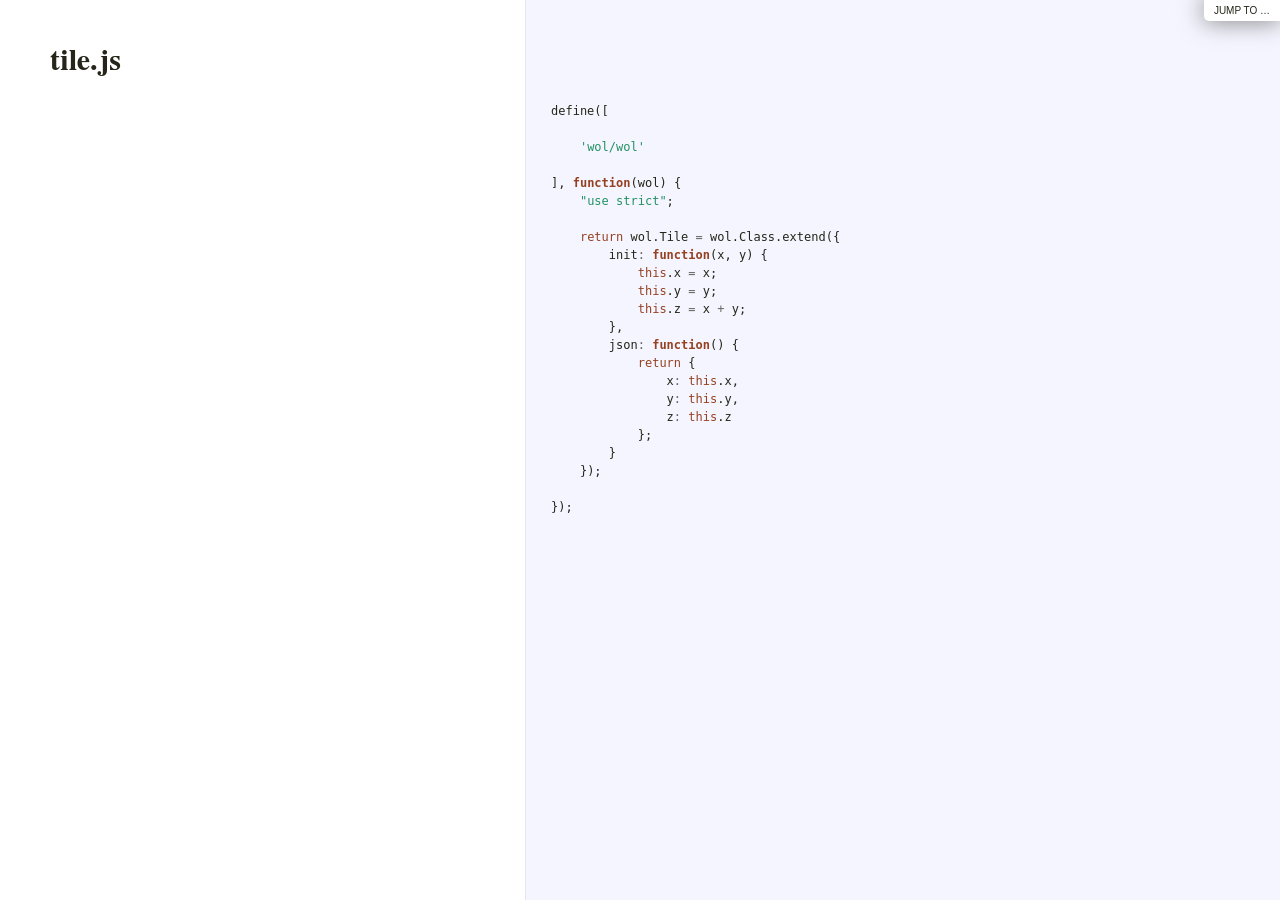
<file: docs/tile.html>
<!DOCTYPE html>  <html> <head>   <title>tile.js</title>   <meta http-equiv="content-type" content="text/html; charset=UTF-8">   <link rel="stylesheet" media="all" href="docco.css" /> </head> <body>   <div id="container">     <div id="background"></div>            <div id="jump_to">         Jump To &hellip;         <div id="jump_wrapper">           <div id="jump_page">                                           <a class="source" href="entity.html">                 entity.js               </a>                                           <a class="source" href="events.html">                 events.js               </a>                                           <a class="source" href="game.html">                 game.js               </a>                                           <a class="source" href="grid.html">                 grid.js               </a>                                           <a class="source" href="keys.html">                 keys.js               </a>                                           <a class="source" href="tile.html">                 tile.js               </a>                                           <a class="source" href="utils.html">                 utils.js               </a>                                           <a class="source" href="wol.html">                 wol.js               </a>                        </div>         </div>       </div>          <table cellpadding="0" cellspacing="0">       <thead>         <tr>           <th class="docs">             <h1>               tile.js             </h1>           </th>           <th class="code">           </th>         </tr>       </thead>       <tbody>                               <tr id="section-1">             <td class="docs">               <div class="pilwrap">                 <a class="pilcrow" href="#section-1">&#182;</a>               </div>                            </td>             <td class="code">               <div class="highlight"><pre><span class="nx">define</span><span class="p">([</span>

    <span class="s1">&#39;wol/wol&#39;</span>

<span class="p">],</span> <span class="kd">function</span><span class="p">(</span><span class="nx">wol</span><span class="p">)</span> <span class="p">{</span>
    <span class="s2">&quot;use strict&quot;</span><span class="p">;</span>

    <span class="k">return</span> <span class="nx">wol</span><span class="p">.</span><span class="nx">Tile</span> <span class="o">=</span> <span class="nx">wol</span><span class="p">.</span><span class="nx">Class</span><span class="p">.</span><span class="nx">extend</span><span class="p">({</span>
        <span class="nx">init</span><span class="o">:</span> <span class="kd">function</span><span class="p">(</span><span class="nx">x</span><span class="p">,</span> <span class="nx">y</span><span class="p">)</span> <span class="p">{</span>
            <span class="k">this</span><span class="p">.</span><span class="nx">x</span> <span class="o">=</span> <span class="nx">x</span><span class="p">;</span>
            <span class="k">this</span><span class="p">.</span><span class="nx">y</span> <span class="o">=</span> <span class="nx">y</span><span class="p">;</span>
            <span class="k">this</span><span class="p">.</span><span class="nx">z</span> <span class="o">=</span> <span class="nx">x</span> <span class="o">+</span> <span class="nx">y</span><span class="p">;</span>
        <span class="p">},</span>
        <span class="nx">json</span><span class="o">:</span> <span class="kd">function</span><span class="p">()</span> <span class="p">{</span>
            <span class="k">return</span> <span class="p">{</span>
                <span class="nx">x</span><span class="o">:</span> <span class="k">this</span><span class="p">.</span><span class="nx">x</span><span class="p">,</span>
                <span class="nx">y</span><span class="o">:</span> <span class="k">this</span><span class="p">.</span><span class="nx">y</span><span class="p">,</span>
                <span class="nx">z</span><span class="o">:</span> <span class="k">this</span><span class="p">.</span><span class="nx">z</span>
            <span class="p">};</span>
        <span class="p">}</span>
    <span class="p">});</span>

<span class="p">});</span>

</pre></div>             </td>           </tr>                </tbody>     </table>   </div> </body> </html>
</file>
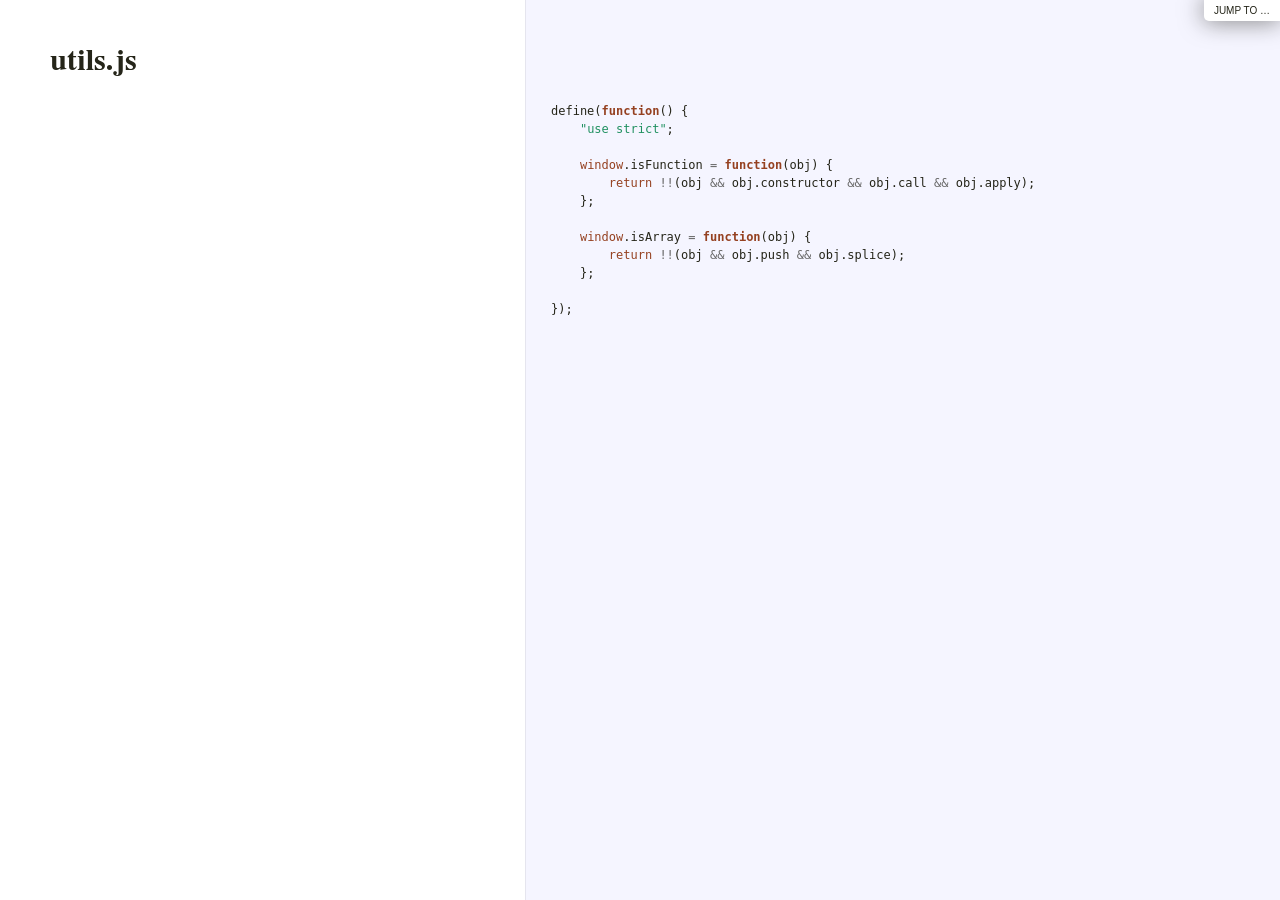
<file: docs/utils.html>
<!DOCTYPE html>  <html> <head>   <title>utils.js</title>   <meta http-equiv="content-type" content="text/html; charset=UTF-8">   <link rel="stylesheet" media="all" href="docco.css" /> </head> <body>   <div id="container">     <div id="background"></div>            <div id="jump_to">         Jump To &hellip;         <div id="jump_wrapper">           <div id="jump_page">                                           <a class="source" href="entity.html">                 entity.js               </a>                                           <a class="source" href="events.html">                 events.js               </a>                                           <a class="source" href="game.html">                 game.js               </a>                                           <a class="source" href="grid.html">                 grid.js               </a>                                           <a class="source" href="keys.html">                 keys.js               </a>                                           <a class="source" href="tile.html">                 tile.js               </a>                                           <a class="source" href="utils.html">                 utils.js               </a>                                           <a class="source" href="wol.html">                 wol.js               </a>                        </div>         </div>       </div>          <table cellpadding="0" cellspacing="0">       <thead>         <tr>           <th class="docs">             <h1>               utils.js             </h1>           </th>           <th class="code">           </th>         </tr>       </thead>       <tbody>                               <tr id="section-1">             <td class="docs">               <div class="pilwrap">                 <a class="pilcrow" href="#section-1">&#182;</a>               </div>                            </td>             <td class="code">               <div class="highlight"><pre><span class="nx">define</span><span class="p">(</span><span class="kd">function</span><span class="p">()</span> <span class="p">{</span>
    <span class="s2">&quot;use strict&quot;</span><span class="p">;</span>

    <span class="nb">window</span><span class="p">.</span><span class="nx">isFunction</span> <span class="o">=</span> <span class="kd">function</span><span class="p">(</span><span class="nx">obj</span><span class="p">)</span> <span class="p">{</span>
        <span class="k">return</span> <span class="o">!!</span><span class="p">(</span><span class="nx">obj</span> <span class="o">&amp;&amp;</span> <span class="nx">obj</span><span class="p">.</span><span class="nx">constructor</span> <span class="o">&amp;&amp;</span> <span class="nx">obj</span><span class="p">.</span><span class="nx">call</span> <span class="o">&amp;&amp;</span> <span class="nx">obj</span><span class="p">.</span><span class="nx">apply</span><span class="p">);</span>
    <span class="p">};</span>

    <span class="nb">window</span><span class="p">.</span><span class="nx">isArray</span> <span class="o">=</span> <span class="kd">function</span><span class="p">(</span><span class="nx">obj</span><span class="p">)</span> <span class="p">{</span>
        <span class="k">return</span> <span class="o">!!</span><span class="p">(</span><span class="nx">obj</span> <span class="o">&amp;&amp;</span> <span class="nx">obj</span><span class="p">.</span><span class="nx">push</span> <span class="o">&amp;&amp;</span> <span class="nx">obj</span><span class="p">.</span><span class="nx">splice</span><span class="p">);</span>
    <span class="p">};</span>

<span class="p">});</span>

</pre></div>             </td>           </tr>                </tbody>     </table>   </div> </body> </html>
</file>
<file: docs/docco.css>
/*--------------------- Layout and Typography ----------------------------*/
body {
  font-family: 'Palatino Linotype', 'Book Antiqua', Palatino, FreeSerif, serif;
  font-size: 15px;
  line-height: 22px;
  color: #252519;
  margin: 0; padding: 0;
}
a {
  color: #261a3b;
}
  a:visited {
    color: #261a3b;
  }
p {
  margin: 0 0 15px 0;
}
h1, h2, h3, h4, h5, h6 {
  margin: 0px 0 15px 0;
}
  h1 {
    margin-top: 40px;
  }
hr {
    border: 0 none;
    border-top: 1px solid #e5e5ee;
    height: 1px;
    margin: 20px 0;
}
#container {
  position: relative;
}
#background {
  position: fixed;
  top: 0; left: 525px; right: 0; bottom: 0;
  background: #f5f5ff;
  border-left: 1px solid #e5e5ee;
  z-index: -1;
}
#jump_to, #jump_page {
  background: white;
  -webkit-box-shadow: 0 0 25px #777; -moz-box-shadow: 0 0 25px #777;
  -webkit-border-bottom-left-radius: 5px; -moz-border-radius-bottomleft: 5px;
  font: 10px Arial;
  text-transform: uppercase;
  cursor: pointer;
  text-align: right;
}
#jump_to, #jump_wrapper {
  position: fixed;
  right: 0; top: 0;
  padding: 5px 10px;
}
  #jump_wrapper {
    padding: 0;
    display: none;
  }
    #jump_to:hover #jump_wrapper {
      display: block;
    }
    #jump_page {
      padding: 5px 0 3px;
      margin: 0 0 25px 25px;
    }
      #jump_page .source {
        display: block;
        padding: 5px 10px;
        text-decoration: none;
        border-top: 1px solid #eee;
      }
        #jump_page .source:hover {
          background: #f5f5ff;
        }
        #jump_page .source:first-child {
        }
table td {
  border: 0;
  outline: 0;
}
  td.docs, th.docs {
    max-width: 450px;
    min-width: 450px;
    min-height: 5px;
    padding: 10px 25px 1px 50px;
    overflow-x: hidden;
    vertical-align: top;
    text-align: left;
  }
    .docs pre {
      margin: 15px 0 15px;
      padding-left: 15px;
    }
    .docs p tt, .docs p code {
      background: #f8f8ff;
      border: 1px solid #dedede;
      font-size: 12px;
      padding: 0 0.2em;
    }
    .pilwrap {
      position: relative;
    }
      .pilcrow {
        font: 12px Arial;
        text-decoration: none;
        color: #454545;
        position: absolute;
        top: 3px; left: -20px;
        padding: 1px 2px;
        opacity: 0;
        -webkit-transition: opacity 0.2s linear;
      }
        td.docs:hover .pilcrow {
          opacity: 1;
        }
  td.code, th.code {
    padding: 14px 15px 16px 25px;
    width: 100%;
    vertical-align: top;
    background: #f5f5ff;
    border-left: 1px solid #e5e5ee;
  }
    pre, tt, code {
      font-size: 12px; line-height: 18px;
      font-family: Menlo, Monaco, Consolas, "Lucida Console", monospace;
      margin: 0; padding: 0;
    }


/*---------------------- Syntax Highlighting -----------------------------*/
td.linenos { background-color: #f0f0f0; padding-right: 10px; }
span.lineno { background-color: #f0f0f0; padding: 0 5px 0 5px; }
body .hll { background-color: #ffffcc }
body .c { color: #408080; font-style: italic }  /* Comment */
body .err { border: 1px solid #FF0000 }         /* Error */
body .k { color: #954121 }                      /* Keyword */
body .o { color: #666666 }                      /* Operator */
body .cm { color: #408080; font-style: italic } /* Comment.Multiline */
body .cp { color: #BC7A00 }                     /* Comment.Preproc */
body .c1 { color: #408080; font-style: italic } /* Comment.Single */
body .cs { color: #408080; font-style: italic } /* Comment.Special */
body .gd { color: #A00000 }                     /* Generic.Deleted */
body .ge { font-style: italic }                 /* Generic.Emph */
body .gr { color: #FF0000 }                     /* Generic.Error */
body .gh { color: #000080; font-weight: bold }  /* Generic.Heading */
body .gi { color: #00A000 }                     /* Generic.Inserted */
body .go { color: #808080 }                     /* Generic.Output */
body .gp { color: #000080; font-weight: bold }  /* Generic.Prompt */
body .gs { font-weight: bold }                  /* Generic.Strong */
body .gu { color: #800080; font-weight: bold }  /* Generic.Subheading */
body .gt { color: #0040D0 }                     /* Generic.Traceback */
body .kc { color: #954121 }                     /* Keyword.Constant */
body .kd { color: #954121; font-weight: bold }  /* Keyword.Declaration */
body .kn { color: #954121; font-weight: bold }  /* Keyword.Namespace */
body .kp { color: #954121 }                     /* Keyword.Pseudo */
body .kr { color: #954121; font-weight: bold }  /* Keyword.Reserved */
body .kt { color: #B00040 }                     /* Keyword.Type */
body .m { color: #666666 }                      /* Literal.Number */
body .s { color: #219161 }                      /* Literal.String */
body .na { color: #7D9029 }                     /* Name.Attribute */
body .nb { color: #954121 }                     /* Name.Builtin */
body .nc { color: #0000FF; font-weight: bold }  /* Name.Class */
body .no { color: #880000 }                     /* Name.Constant */
body .nd { color: #AA22FF }                     /* Name.Decorator */
body .ni { color: #999999; font-weight: bold }  /* Name.Entity */
body .ne { color: #D2413A; font-weight: bold }  /* Name.Exception */
body .nf { color: #0000FF }                     /* Name.Function */
body .nl { color: #A0A000 }                     /* Name.Label */
body .nn { color: #0000FF; font-weight: bold }  /* Name.Namespace */
body .nt { color: #954121; font-weight: bold }  /* Name.Tag */
body .nv { color: #19469D }                     /* Name.Variable */
body .ow { color: #AA22FF; font-weight: bold }  /* Operator.Word */
body .w { color: #bbbbbb }                      /* Text.Whitespace */
body .mf { color: #666666 }                     /* Literal.Number.Float */
body .mh { color: #666666 }                     /* Literal.Number.Hex */
body .mi { color: #666666 }                     /* Literal.Number.Integer */
body .mo { color: #666666 }                     /* Literal.Number.Oct */
body .sb { color: #219161 }                     /* Literal.String.Backtick */
body .sc { color: #219161 }                     /* Literal.String.Char */
body .sd { color: #219161; font-style: italic } /* Literal.String.Doc */
body .s2 { color: #219161 }                     /* Literal.String.Double */
body .se { color: #BB6622; font-weight: bold }  /* Literal.String.Escape */
body .sh { color: #219161 }                     /* Literal.String.Heredoc */
body .si { color: #BB6688; font-weight: bold }  /* Literal.String.Interpol */
body .sx { color: #954121 }                     /* Literal.String.Other */
body .sr { color: #BB6688 }                     /* Literal.String.Regex */
body .s1 { color: #219161 }                     /* Literal.String.Single */
body .ss { color: #19469D }                     /* Literal.String.Symbol */
body .bp { color: #954121 }                     /* Name.Builtin.Pseudo */
body .vc { color: #19469D }                     /* Name.Variable.Class */
body .vg { color: #19469D }                     /* Name.Variable.Global */
body .vi { color: #19469D }                     /* Name.Variable.Instance */
body .il { color: #666666 }                     /* Literal.Number.Integer.Long */
</file>
